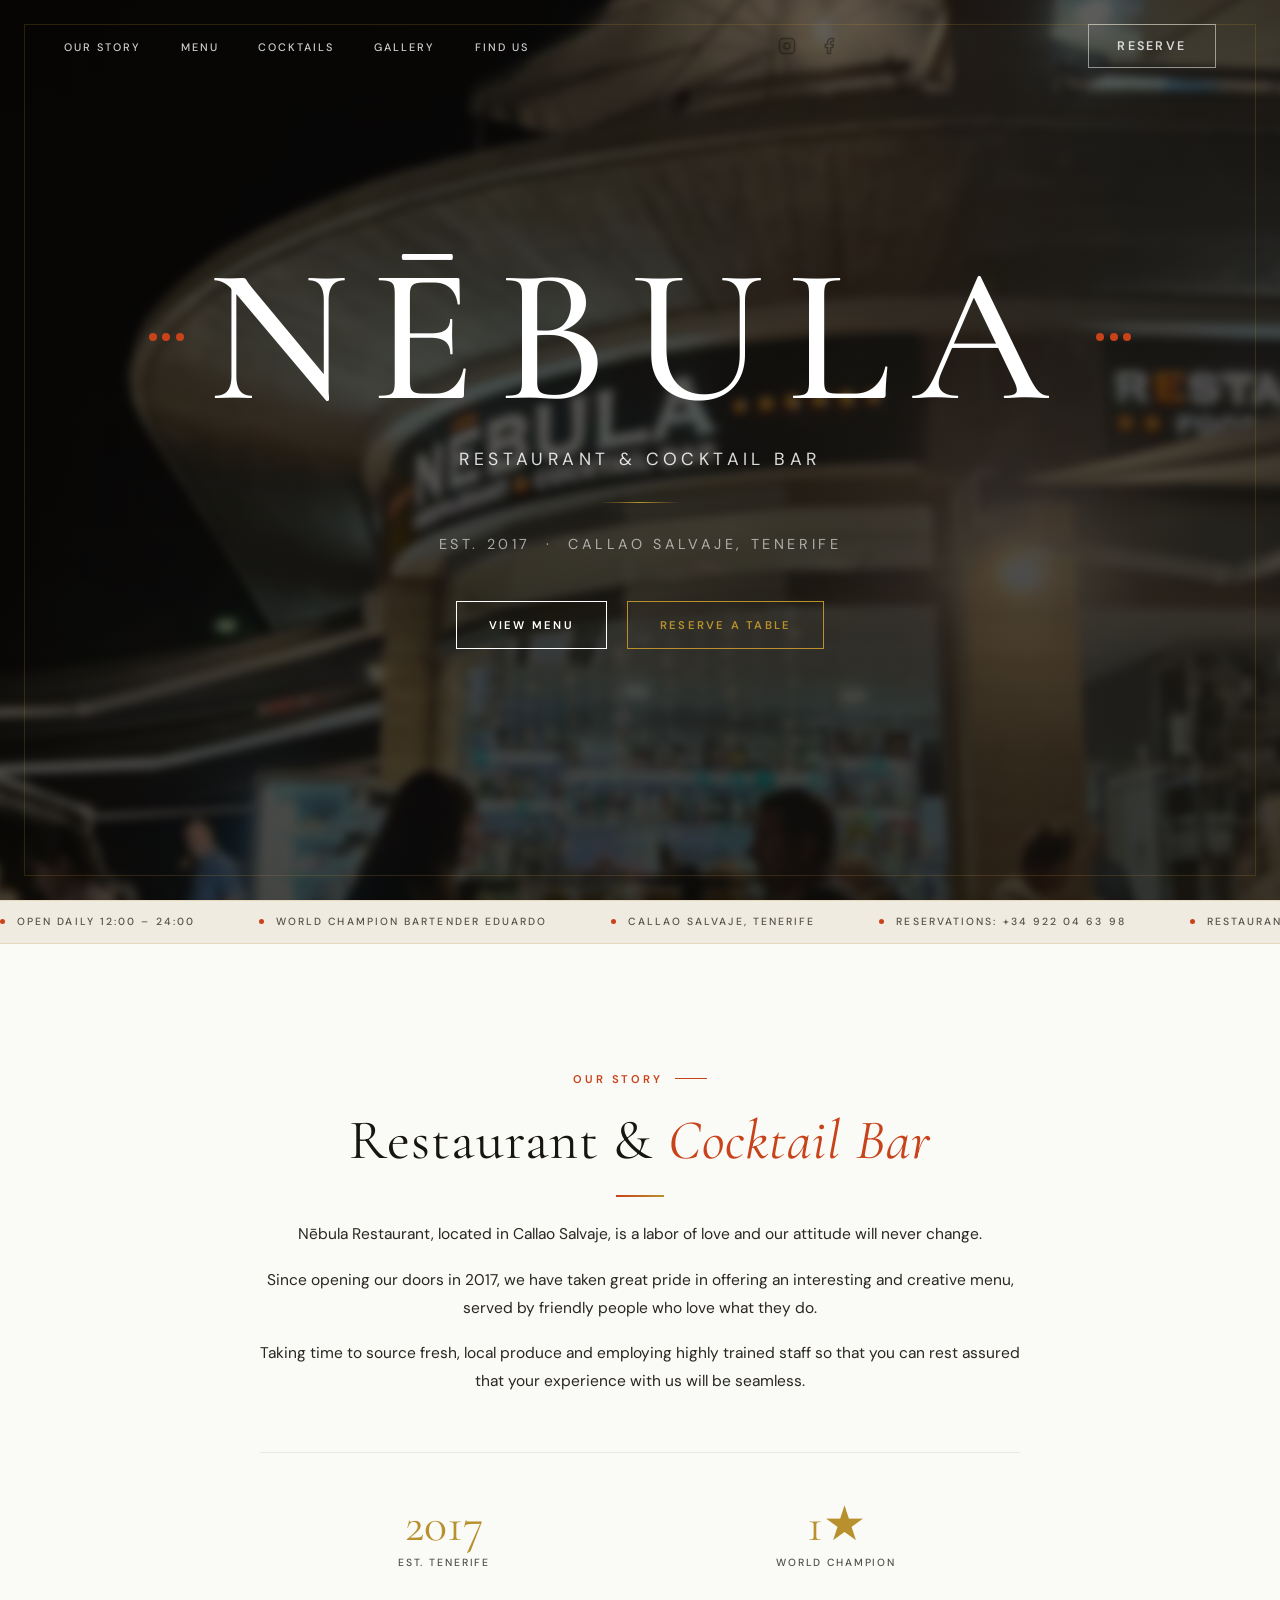
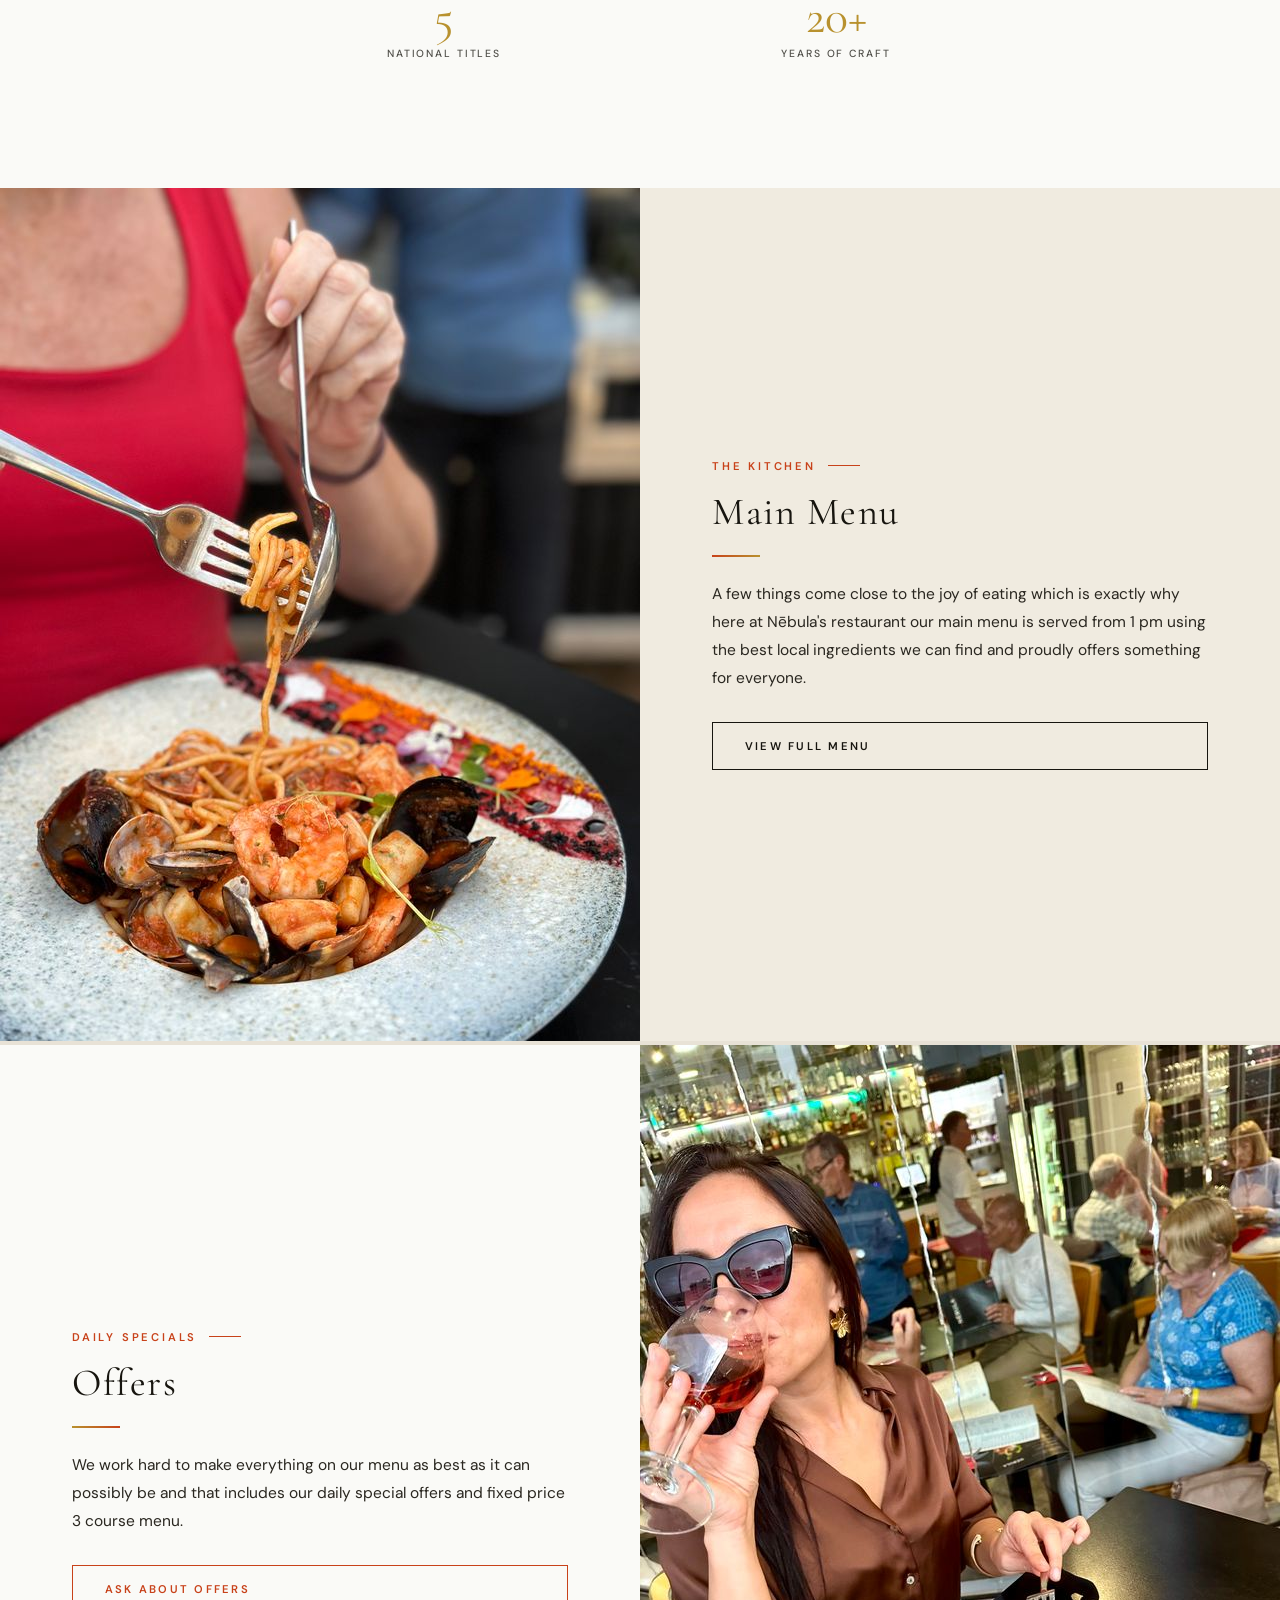
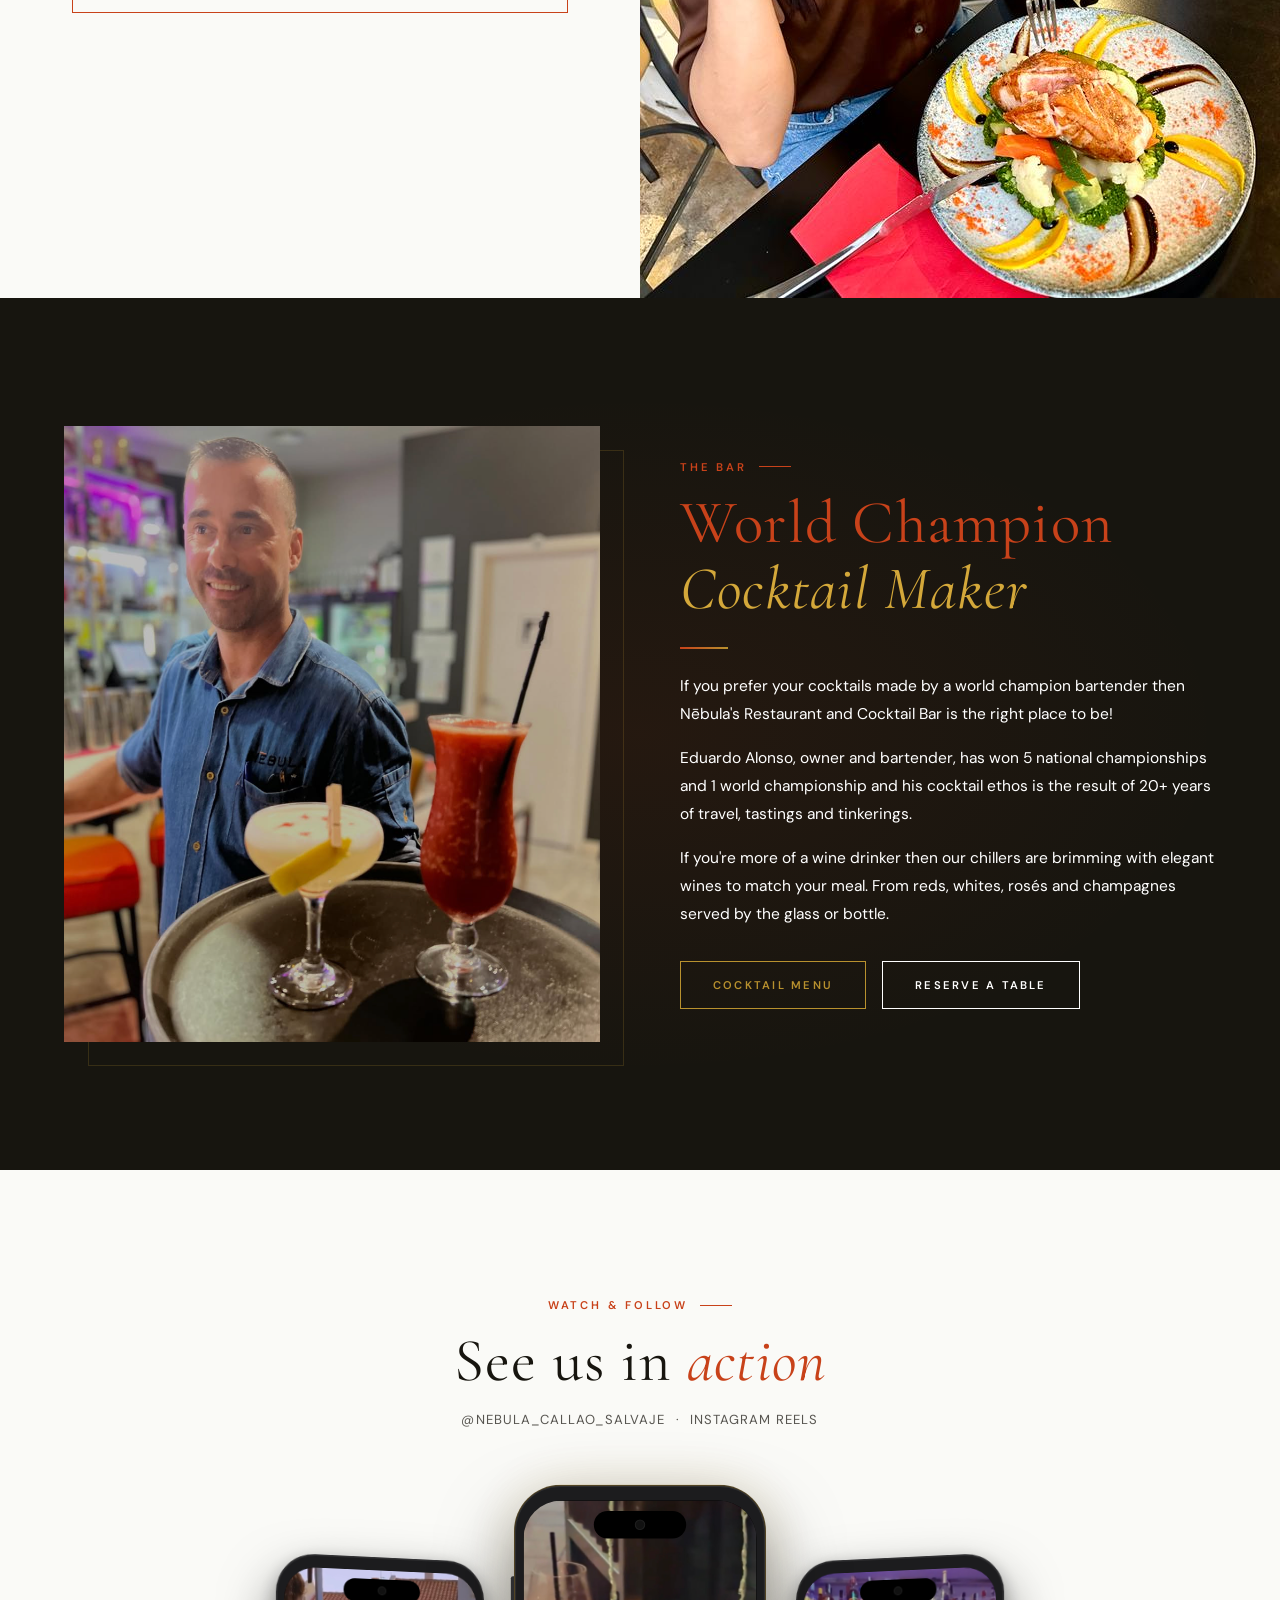
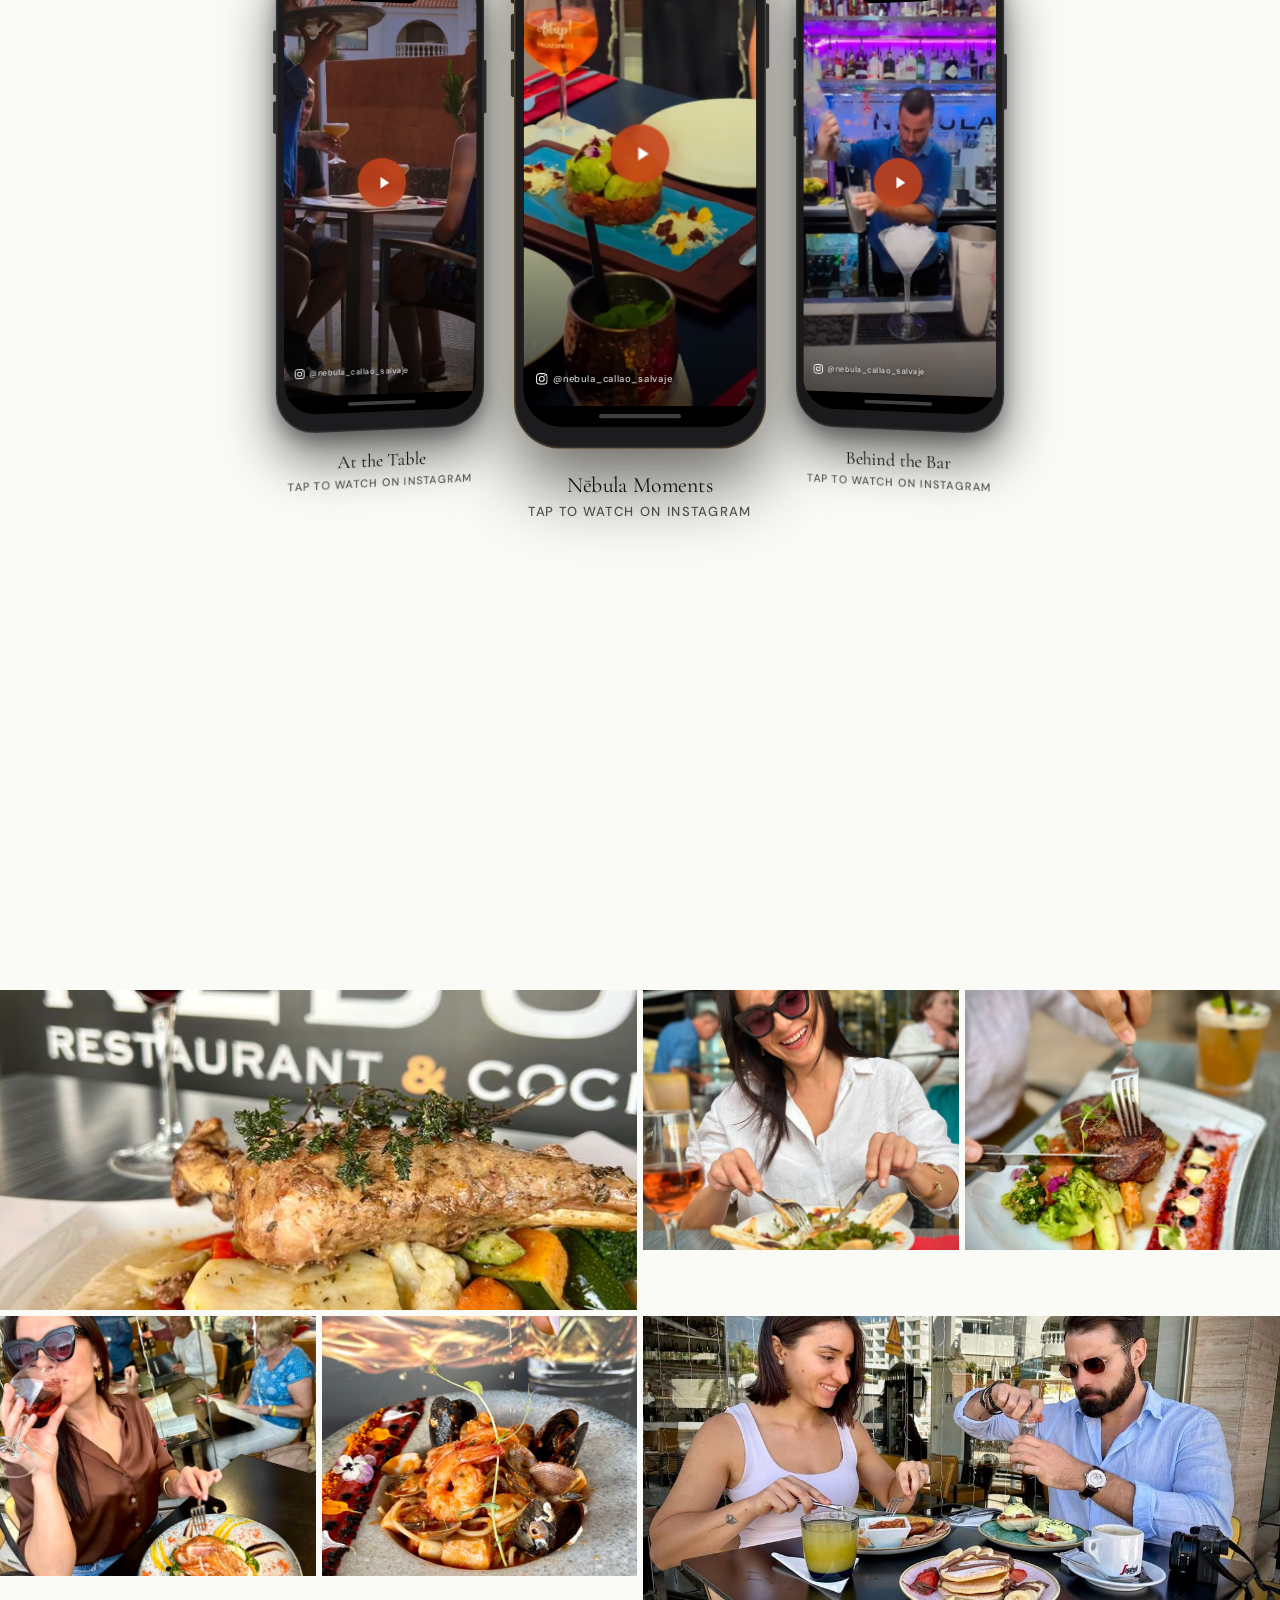
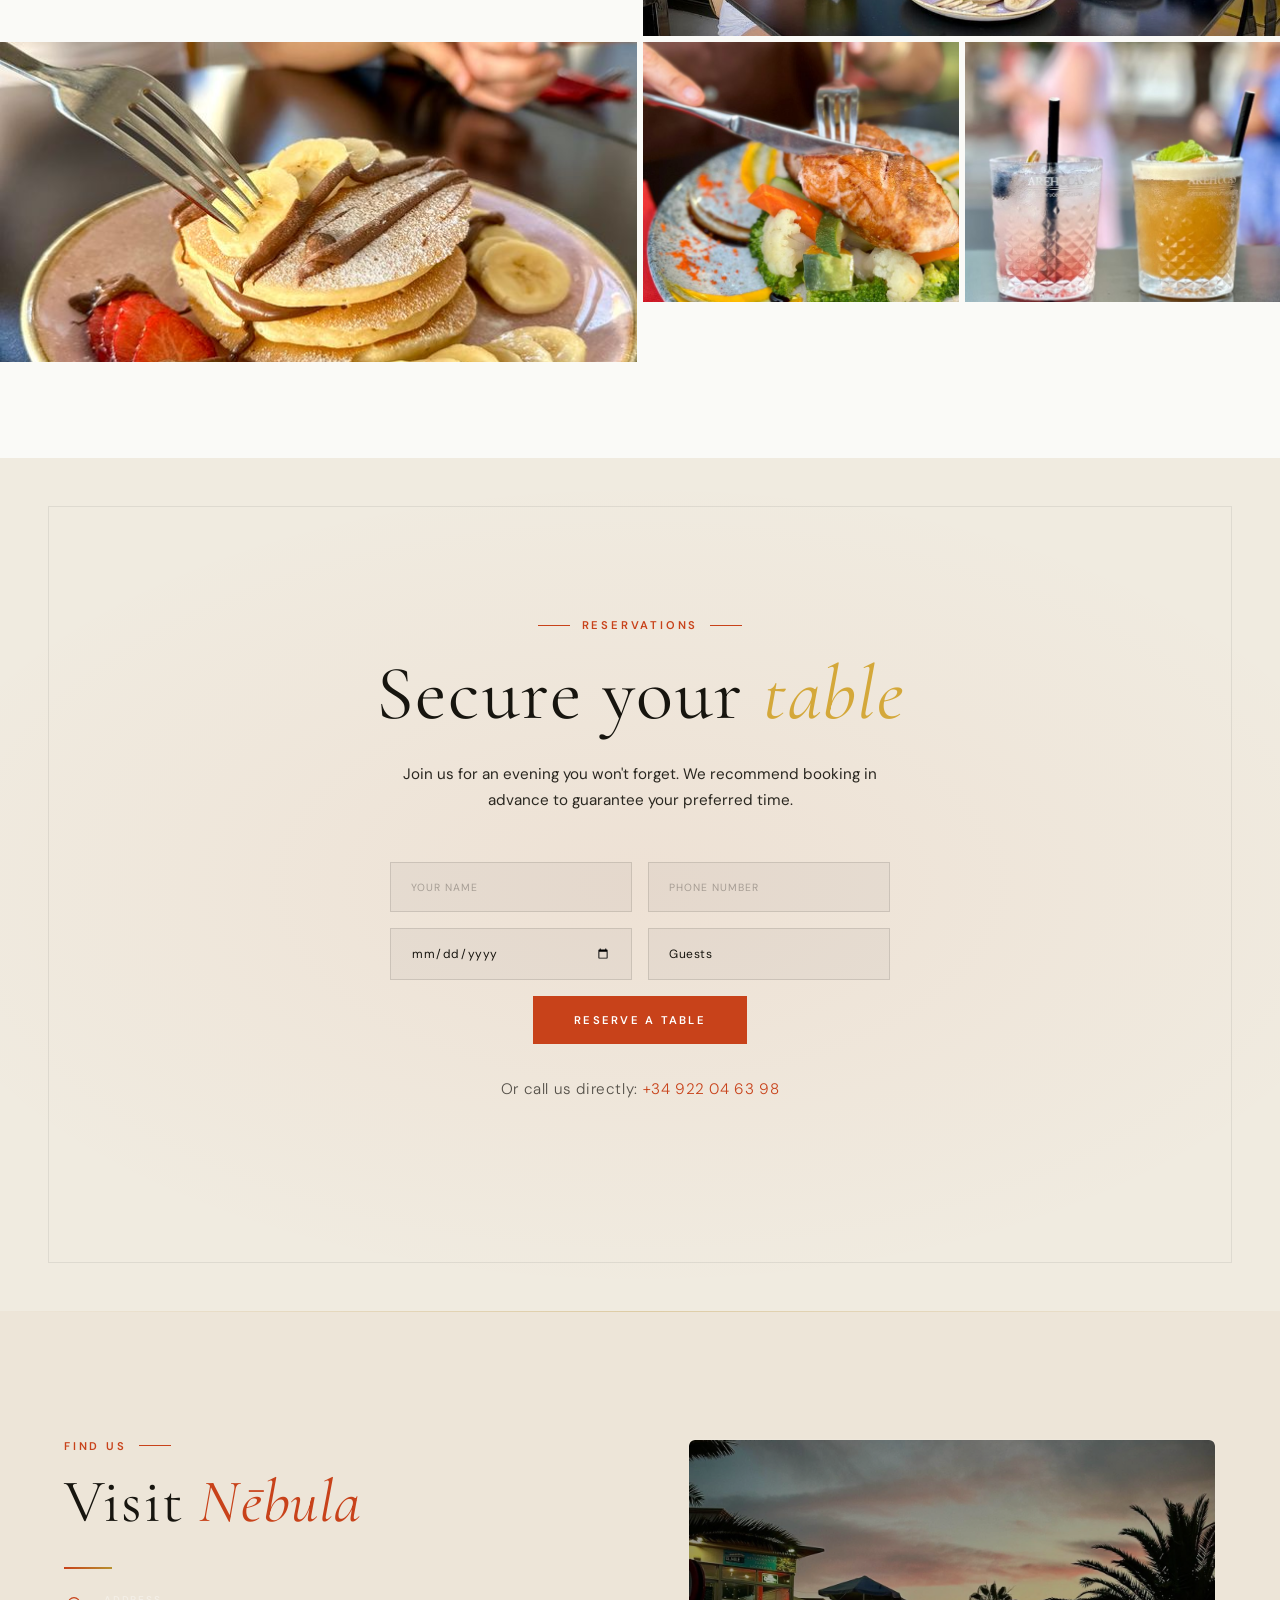
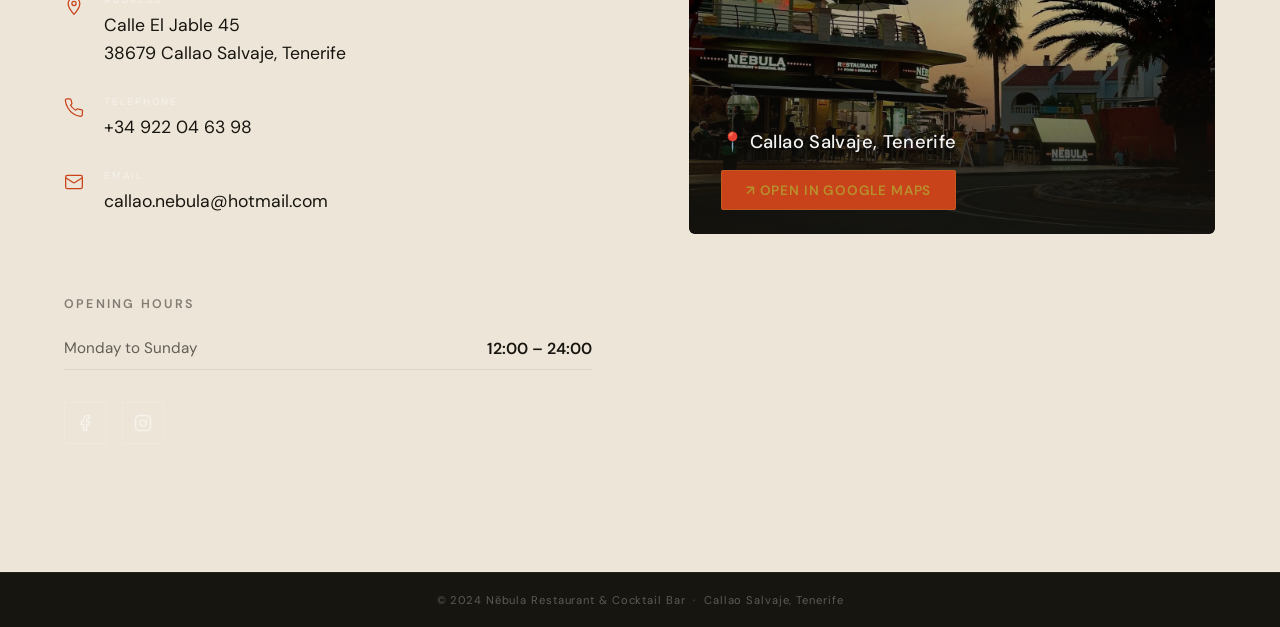
<file: index.html>
<!DOCTYPE html>
<html lang="en">
<head>
  <meta charset="UTF-8" />
  <meta name="viewport" content="width=device-width, initial-scale=1.0" />
  <title>Nēbula — Restaurant & Cocktail Bar · Callao Salvaje, Tenerife</title>
  <meta name="description" content="Nēbula Restaurant & Cocktail Bar in Callao Salvaje, Tenerife. Award-winning cocktails by World Champion Bartender Eduardo. Open daily 12:00–24:00." />
  <link rel="stylesheet" href="styles.css" />
  <link rel="preconnect" href="https://fonts.googleapis.com" />
  <link rel="preconnect" href="https://fonts.gstatic.com" crossorigin />
</head>
<body class="page-light">

  <!-- ===================== NAVIGATION ===================== -->
  <nav id="nav">
    <div class="container nav-inner">
      <ul class="nav-links">
        <li><a href="#about">Our Story</a></li>
        <li><a href="menu.html">Menu</a></li>
        <li><a href="cocktails.html">Cocktails</a></li>
        <li><a href="#gallery">Gallery</a></li>
        <li><a href="#contact">Find Us</a></li>
      </ul>
      <div class="nav-socials">
        <a href="https://www.instagram.com/nebula_callao_salvaje" target="_blank" rel="noopener" aria-label="Instagram" class="nav-social-link">
          <svg width="18" height="18" viewBox="0 0 24 24" fill="none" stroke="currentColor" stroke-width="2" stroke-linecap="round" stroke-linejoin="round"><rect x="2" y="2" width="20" height="20" rx="5"/><circle cx="12" cy="12" r="4"/><circle cx="17.5" cy="6.5" r="1" fill="currentColor" stroke="none"/></svg>
        </a>
        <a href="https://www.facebook.com/nebulacallao" target="_blank" rel="noopener" aria-label="Facebook" class="nav-social-link">
          <svg width="18" height="18" viewBox="0 0 24 24" fill="none" stroke="currentColor" stroke-width="2" stroke-linecap="round" stroke-linejoin="round"><path d="M18 2h-3a5 5 0 0 0-5 5v3H7v4h3v8h4v-8h3l1-4h-4V7a1 1 0 0 1 1-1h3z"/></svg>
        </a>
      </div>
      <a href="#reservation" class="nav-reserve"><span>Reserve</span></a>
      <button class="nav-hamburger" id="hamburger" aria-label="Open menu">
        <span></span><span></span><span></span>
      </button>
    </div>
  </nav>

  <!-- Mobile Menu -->
  <div class="nav-mobile" id="mobile-menu">
    <button class="nav-close" id="nav-close">✕ Close</button>
    <div class="dots" style="margin-bottom:1rem"><span></span><span></span><span></span></div>
    <a href="#about">Our Story</a>
    <a href="menu.html">Menu</a>
    <a href="cocktails.html">Cocktails</a>
    <a href="#gallery">Gallery</a>
    <a href="#contact">Find Us</a>
    <a href="#reservation" style="color:var(--gold-light)">Reserve</a>
    <div class="nav-mobile-socials">
      <a href="https://www.instagram.com/nebula_callao_salvaje" target="_blank" rel="noopener" aria-label="Instagram" class="nav-mobile-social-link">
        <svg width="24" height="24" viewBox="0 0 24 24" fill="none" stroke="currentColor" stroke-width="1.5" stroke-linecap="round" stroke-linejoin="round"><rect x="2" y="2" width="20" height="20" rx="5"/><circle cx="12" cy="12" r="4"/><circle cx="17.5" cy="6.5" r="1" fill="currentColor" stroke="none"/></svg>
      </a>
      <a href="https://www.facebook.com/nebulacallao" target="_blank" rel="noopener" aria-label="Facebook" class="nav-mobile-social-link">
        <svg width="24" height="24" viewBox="0 0 24 24" fill="none" stroke="currentColor" stroke-width="1.5" stroke-linecap="round" stroke-linejoin="round"><path d="M18 2h-3a5 5 0 0 0-5 5v3H7v4h3v8h4v-8h3l1-4h-4V7a1 1 0 0 1 1-1h3z"/></svg>
      </a>
    </div>
  </div>

  <!-- ===================== HERO ===================== -->
  <section id="hero">
    <!-- Blurred restaurant image background -->
    <div class="hero-img-bg"></div>
    <div class="hero-img-overlay"></div>
    <!-- Gold border frame -->
    <div class="hero-border"></div>

    <div class="hero-content">
      <div class="hero-dots-row">
        <div class="dots fade-up"><span></span><span></span><span></span></div>
        <h1 class="hero-name fade-up fade-up-delay-1">NĒBULA</h1>
        <div class="dots fade-up fade-up-delay-2"><span></span><span></span><span></span></div>
      </div>

      <p class="hero-tagline fade-up fade-up-delay-2">Restaurant &amp; Cocktail Bar</p>
      <div class="hero-divider fade-up fade-up-delay-3"></div>
      <p class="hero-subtitle fade-up fade-up-delay-3">Est. 2017 &nbsp;·&nbsp; Callao Salvaje, Tenerife</p>

      <div class="hero-cta fade-up fade-up-delay-4">
        <a href="menu.html" class="btn btn-light"><span>View Menu</span></a>
        <a href="#reservation" class="btn btn-gold"><span>Reserve a Table</span></a>
      </div>
    </div>

  </section>

  <!-- ===================== ANNOUNCE BAR ===================== -->
  <div class="announce-bar">
    <div class="announce-inner">
      <div class="announce-item"><span class="dot"></span> Open Daily 12:00 – 24:00</div>
      <div class="announce-item"><span class="dot"></span> World Champion Bartender Eduardo</div>
      <div class="announce-item"><span class="dot"></span> Callao Salvaje, Tenerife</div>
      <div class="announce-item"><span class="dot"></span> Reservations: +34 922 04 63 98</div>
      <div class="announce-item"><span class="dot"></span> Restaurant &amp; Cocktail Bar since 2017</div>
      <div class="announce-item"><span class="dot"></span> 5 National Championships · 1 World Championship</div>
      <!-- duplicate for seamless loop -->
      <div class="announce-item"><span class="dot"></span> Open Daily 12:00 – 24:00</div>
      <div class="announce-item"><span class="dot"></span> World Champion Bartender Eduardo</div>
      <div class="announce-item"><span class="dot"></span> Callao Salvaje, Tenerife</div>
      <div class="announce-item"><span class="dot"></span> Reservations: +34 922 04 63 98</div>
      <div class="announce-item"><span class="dot"></span> Restaurant &amp; Cocktail Bar since 2017</div>
      <div class="announce-item"><span class="dot"></span> 5 National Championships · 1 World Championship</div>
    </div>
  </div>

  <!-- ===================== ABOUT ===================== -->
  <section id="about" class="lt-section">
    <div class="container">
      <div class="lt-about-wrap">
        <div class="section-label fade-up" style="justify-content:center;margin-bottom:1.5rem">
          Our Story
        </div>
        <h2 class="section-title fade-up fade-up-delay-1">
          Restaurant &amp; <em>Cocktail Bar</em>
        </h2>
        <div class="divider fade-up fade-up-delay-1" style="margin:1.5rem auto"></div>

        <p class="lt-body-text fade-up fade-up-delay-2">
          Nēbula Restaurant, located in Callao Salvaje, is a labor of love and our
          attitude will never change.
        </p>
        <p class="lt-body-text fade-up fade-up-delay-2">
          Since opening our doors in 2017, we have taken great pride in offering an
          interesting and creative menu, served by friendly people who love what they do.
        </p>
        <p class="lt-body-text fade-up fade-up-delay-3">
          Taking time to source fresh, local produce and employing highly trained staff
          so that you can rest assured that your experience with us will be seamless.
        </p>

        <!-- Stats -->
        <div class="about-stats fade-up fade-up-delay-3" style="margin-top:3.5rem;padding-top:3rem;border-top:1px solid rgba(23,21,15,0.08)">
          <div class="about-stat">
            <div class="num" style="color:var(--gold)">2017</div>
            <div class="label" style="color:rgba(23,21,15,0.75)">Est. Tenerife</div>
          </div>
          <div class="about-stat">
            <div class="num" style="color:var(--gold)">1★</div>
            <div class="label" style="color:rgba(23,21,15,0.75)">World Champion</div>
          </div>
          <div class="about-stat">
            <div class="num" style="color:var(--gold)">5</div>
            <div class="label" style="color:rgba(23,21,15,0.75)">National Titles</div>
          </div>
          <div class="about-stat">
            <div class="num" style="color:var(--gold)">20+</div>
            <div class="label" style="color:rgba(23,21,15,0.75)">Years of Craft</div>
          </div>
        </div>
      </div>
    </div>
  </section>

  <!-- ===================== MENU + OFFERS ===================== -->
  <section style="padding:0;overflow:hidden">

    <!-- Main Menu: image left, text right -->
    <div class="lt-feature-row">
      <div class="lt-feature-img">
        <img
          src="brand_assets/Food_pictures/MQMSMj2Q.jpeg"
          alt="Nēbula signature seafood pasta"
          loading="lazy"
        />
      </div>
      <div class="lt-feature-text fade-up">
        <div class="section-label" style="margin-bottom:1rem">The Kitchen</div>
        <h3 class="lt-col-head">Main Menu</h3>
        <div class="lt-divider"></div>
        <p class="lt-body-text">
          A few things come close to the joy of eating which is exactly why here at
          Nēbula's restaurant our main menu is served from 1 pm using the best local
          ingredients we can find and proudly offers something for everyone.
        </p>
        <a href="menu.html" class="btn btn-dark" style="margin-top:0.75rem;display:inline-flex"><span>View Full Menu</span></a>
      </div>
    </div>

    <!-- Thin rule -->
    <div style="height:4px;background:#E8E2D6"></div>

    <!-- Offers: text left, image right -->
    <div class="lt-feature-row lt-feature-row-rev">
      <div class="lt-feature-img">
        <img
          src="brand_assets/Food_pictures/uJXNictg.jpeg"
          alt="Dining at Nēbula restaurant"
          loading="lazy"
        />
      </div>
      <div class="lt-feature-text fade-up fade-up-delay-2">
        <div class="section-label" style="margin-bottom:1rem">Daily Specials</div>
        <h3 class="lt-col-head">Offers</h3>
        <div class="lt-divider" style="background:linear-gradient(90deg,var(--gold),var(--orange))"></div>
        <p class="lt-body-text">
          We work hard to make everything on our menu as best as it can possibly be
          and that includes our daily special offers and fixed price 3 course menu.
        </p>
        <a href="#contact" class="btn btn-orange" style="margin-top:0.75rem;display:inline-flex"><span>Ask About Offers</span></a>
      </div>
    </div>

  </section>

  <!-- ===================== COCKTAILS ===================== -->
  <section id="cocktails" class="lt-section-dark">
    <!-- Subtle glow -->
    <div style="position:absolute;inset:0;background:radial-gradient(ellipse 70% 60% at 50% 50%, rgba(200,66,26,0.08) 0%, transparent 65%);pointer-events:none"></div>

    <div class="container" style="position:relative;z-index:1">
      <div class="lt-cocktails-grid">

        <!-- Photo -->
        <div class="lt-cocktails-photo fade-up">
          <div class="lt-cocktails-photo-frame">
            <img
              src="brand_assets/Food_pictures/Boss.png"
              alt="Nēbula bartender Eduardo crafting cocktails"
              loading="lazy"
            />
          </div>
          <div class="lt-cocktails-photo-accent"></div>
        </div>

        <!-- Text -->
        <div class="fade-up fade-up-delay-2">
          <div class="section-label" style="margin-bottom:1rem">The Bar</div>
          <h2 class="section-title champion-title">World Champion <em>Cocktail Maker</em></h2>
          <div class="divider" style="margin:1.5rem 0"></div>

          <p style="font-family:var(--font-sans);font-size:0.97rem;font-weight:400;line-height:1.8;color:#FFFFFF;margin-bottom:1rem">
            If you prefer your cocktails made by a world champion bartender then Nēbula's
            Restaurant and Cocktail Bar is the right place to be!
          </p>
          <p style="font-family:var(--font-sans);font-size:0.97rem;font-weight:400;line-height:1.8;color:#FFFFFF;margin-bottom:1rem">
            Eduardo Alonso, owner and bartender, has won 5 national championships and
            1 world championship and his cocktail ethos is the result of 20+ years of
            travel, tastings and tinkerings.
          </p>
          <p style="font-family:var(--font-sans);font-size:0.97rem;font-weight:400;line-height:1.8;color:#FFFFFF;margin-bottom:2rem">
            If you're more of a wine drinker then our chillers are brimming with elegant
            wines to match your meal. From reds, whites, rosés and champagnes served
            by the glass or bottle.
          </p>

          <div style="display:flex;gap:1rem;flex-wrap:wrap">
            <a href="cocktails.html" class="btn btn-gold"><span>Cocktail Menu</span></a>
            <a href="#reservation" class="btn btn-light"><span>Reserve a Table</span></a>
          </div>
        </div>

      </div>
    </div>
  </section>

  <!-- ===================== VIDEO SECTION ===================== -->
  <section id="videos" class="lt-section">

    <!-- Heading -->
    <div class="container" style="text-align:center;margin-bottom:4.5rem">
      <div class="section-label fade-up" style="justify-content:center;margin-bottom:1rem">Watch &amp; Follow</div>
      <h2 class="section-title fade-up fade-up-delay-1" style="color:#17150F">See us in <em>action</em></h2>
      <p class="fade-up fade-up-delay-2" style="font-family:var(--font-sans);font-size:0.82rem;color:rgba(23,21,15,0.72);margin-top:1rem;letter-spacing:0.08em;text-transform:uppercase">
        @nebula_callao_salvaje &nbsp;·&nbsp; Instagram Reels
      </p>
    </div>

    <!-- Phone mockup showcase -->
    <div class="phone-showcase fade-up fade-up-delay-2">

      <!-- Phone 1 (left) — Reel 1 / IMG_5662 -->
      <div class="phone-wrap">
        <div class="phone-mockup">
          <div class="phone-btns-left">
            <span class="phone-btn-silent"></span>
            <span class="phone-btn-vol"></span>
            <span class="phone-btn-vol"></span>
          </div>
          <div class="phone-btns-right"><span class="phone-btn-power"></span></div>
          <div class="phone-inner">
            <div class="phone-island"><div class="phone-island-dot"></div></div>
            <a
              href="https://www.instagram.com/reel/CvLFBiNoJc7/?igsh=MWNnczJ4dWg0eTQ5Mw=="
              target="_blank"
              rel="noopener"
              class="phone-screen"
              aria-label="Watch on Instagram"
            >
              <img src="brand_assets/Food_pictures/IMG_5662.jpg" alt="Nēbula Instagram Reel" loading="lazy" />
              <div class="phone-overlay">
                <div class="phone-play-btn">
                  <svg width="22" height="22" viewBox="0 0 24 24" fill="white"><path d="M8 5v14l11-7z"/></svg>
                </div>
                <div class="phone-ig-bar">
                  <svg width="11" height="11" viewBox="0 0 24 24" fill="white"><path d="M12 2.163c3.204 0 3.584.012 4.85.07 3.252.148 4.771 1.691 4.919 4.919.058 1.265.069 1.645.069 4.849 0 3.205-.012 3.584-.069 4.849-.149 3.225-1.664 4.771-4.919 4.919-1.266.058-1.644.07-4.85.07-3.204 0-3.584-.012-4.849-.07-3.26-.149-4.771-1.699-4.919-4.92-.058-1.265-.07-1.644-.07-4.849 0-3.204.013-3.583.07-4.849.149-3.227 1.664-4.771 4.919-4.919 1.266-.057 1.645-.069 4.849-.069zM12 0C8.741 0 8.333.014 7.053.072 2.695.272.273 2.69.073 7.052.014 8.333 0 8.741 0 12c0 3.259.014 3.668.072 4.948.2 4.358 2.618 6.78 6.98 6.98C8.333 23.986 8.741 24 12 24c3.259 0 3.668-.014 4.948-.072 4.354-.2 6.782-2.618 6.979-6.98.059-1.28.073-1.689.073-4.948 0-3.259-.014-3.667-.072-4.947-.196-4.354-2.617-6.78-6.979-6.98C15.668.014 15.259 0 12 0zm0 5.838a6.162 6.162 0 100 12.324 6.162 6.162 0 000-12.324zM12 16a4 4 0 110-8 4 4 0 010 8zm6.406-11.845a1.44 1.44 0 100 2.881 1.44 1.44 0 000-2.881z"/></svg>
                  @nebula_callao_salvaje
                </div>
              </div>
            </a>
            <div class="phone-home-bar"></div>
          </div>
        </div>
        <div class="phone-caption">
          <div class="phone-caption-title">At the Table</div>
          <div class="phone-caption-sub">Tap to watch on Instagram</div>
        </div>
      </div>

      <!-- Phone 2 (centre / featured) — Reel 3 / IMG_5663 -->
      <div class="phone-wrap featured">
        <div class="phone-mockup">
          <div class="phone-btns-left">
            <span class="phone-btn-silent"></span>
            <span class="phone-btn-vol"></span>
            <span class="phone-btn-vol"></span>
          </div>
          <div class="phone-btns-right"><span class="phone-btn-power"></span></div>
          <div class="phone-inner">
            <div class="phone-island"><div class="phone-island-dot"></div></div>
            <a
              href="https://www.instagram.com/reel/CUk2SsHIizx/?igsh=MXdkOWt6eGRyYTZocw=="
              target="_blank"
              rel="noopener"
              class="phone-screen"
              aria-label="Watch on Instagram"
            >
              <img src="brand_assets/Food_pictures/IMG_5663.jpg" alt="Nēbula Instagram Reel" loading="lazy" />
              <div class="phone-overlay">
                <div class="phone-play-btn">
                  <svg width="22" height="22" viewBox="0 0 24 24" fill="white"><path d="M8 5v14l11-7z"/></svg>
                </div>
                <div class="phone-ig-bar">
                  <svg width="11" height="11" viewBox="0 0 24 24" fill="white"><path d="M12 2.163c3.204 0 3.584.012 4.85.07 3.252.148 4.771 1.691 4.919 4.919.058 1.265.069 1.645.069 4.849 0 3.205-.012 3.584-.069 4.849-.149 3.225-1.664 4.771-4.919 4.919-1.266.058-1.644.07-4.85.07-3.204 0-3.584-.012-4.849-.07-3.26-.149-4.771-1.699-4.919-4.92-.058-1.265-.07-1.644-.07-4.849 0-3.204.013-3.583.07-4.849.149-3.227 1.664-4.771 4.919-4.919 1.266-.057 1.645-.069 4.849-.069zM12 0C8.741 0 8.333.014 7.053.072 2.695.272.273 2.69.073 7.052.014 8.333 0 8.741 0 12c0 3.259.014 3.668.072 4.948.2 4.358 2.618 6.78 6.98 6.98C8.333 23.986 8.741 24 12 24c3.259 0 3.668-.014 4.948-.072 4.354-.2 6.782-2.618 6.979-6.98.059-1.28.073-1.689.073-4.948 0-3.259-.014-3.667-.072-4.947-.196-4.354-2.617-6.78-6.979-6.98C15.668.014 15.259 0 12 0zm0 5.838a6.162 6.162 0 100 12.324 6.162 6.162 0 000-12.324zM12 16a4 4 0 110-8 4 4 0 010 8zm6.406-11.845a1.44 1.44 0 100 2.881 1.44 1.44 0 000-2.881z"/></svg>
                  @nebula_callao_salvaje
                </div>
              </div>
            </a>
            <div class="phone-home-bar"></div>
          </div>
        </div>
        <div class="phone-caption">
          <div class="phone-caption-title">Nēbula Moments</div>
          <div class="phone-caption-sub">Tap to watch on Instagram</div>
        </div>
      </div>

      <!-- Phone 3 (right) — Reel 2 / IMG_5664 -->
      <div class="phone-wrap">
        <div class="phone-mockup">
          <div class="phone-btns-left">
            <span class="phone-btn-silent"></span>
            <span class="phone-btn-vol"></span>
            <span class="phone-btn-vol"></span>
          </div>
          <div class="phone-btns-right"><span class="phone-btn-power"></span></div>
          <div class="phone-inner">
            <div class="phone-island"><div class="phone-island-dot"></div></div>
            <a
              href="https://www.instagram.com/reel/CluUVB8I-mi/?igsh=MW1sZXB5ZzRqdzFoZQ=="
              target="_blank"
              rel="noopener"
              class="phone-screen"
              aria-label="Watch on Instagram"
            >
              <img src="brand_assets/Food_pictures/IMG_5664.jpg" alt="Nēbula Instagram Reel" loading="lazy" />
              <div class="phone-overlay">
                <div class="phone-play-btn">
                  <svg width="22" height="22" viewBox="0 0 24 24" fill="white"><path d="M8 5v14l11-7z"/></svg>
                </div>
                <div class="phone-ig-bar">
                  <svg width="11" height="11" viewBox="0 0 24 24" fill="white"><path d="M12 2.163c3.204 0 3.584.012 4.85.07 3.252.148 4.771 1.691 4.919 4.919.058 1.265.069 1.645.069 4.849 0 3.205-.012 3.584-.069 4.849-.149 3.225-1.664 4.771-4.919 4.919-1.266.058-1.644.07-4.85.07-3.204 0-3.584-.012-4.849-.07-3.26-.149-4.771-1.699-4.919-4.92-.058-1.265-.07-1.644-.07-4.849 0-3.204.013-3.583.07-4.849.149-3.227 1.664-4.771 4.919-4.919 1.266-.057 1.645-.069 4.849-.069zM12 0C8.741 0 8.333.014 7.053.072 2.695.272.273 2.69.073 7.052.014 8.333 0 8.741 0 12c0 3.259.014 3.668.072 4.948.2 4.358 2.618 6.78 6.98 6.98C8.333 23.986 8.741 24 12 24c3.259 0 3.668-.014 4.948-.072 4.354-.2 6.782-2.618 6.979-6.98.059-1.28.073-1.689.073-4.948 0-3.259-.014-3.667-.072-4.947-.196-4.354-2.617-6.78-6.979-6.98C15.668.014 15.259 0 12 0zm0 5.838a6.162 6.162 0 100 12.324 6.162 6.162 0 000-12.324zM12 16a4 4 0 110-8 4 4 0 010 8zm6.406-11.845a1.44 1.44 0 100 2.881 1.44 1.44 0 000-2.881z"/></svg>
                  @nebula_callao_salvaje
                </div>
              </div>
            </a>
            <div class="phone-home-bar"></div>
          </div>
        </div>
        <div class="phone-caption">
          <div class="phone-caption-title">Behind the Bar</div>
          <div class="phone-caption-sub">Tap to watch on Instagram</div>
        </div>
      </div>

    </div><!-- /phone-showcase -->

    <!-- Follow button -->
    <div class="container" style="text-align:center;margin-top:4.5rem">
      <a
        href="https://www.instagram.com/nebula_callao_salvaje"
        target="_blank"
        rel="noopener"
        class="btn btn-gold fade-up fade-up-delay-3"
        style="display:inline-flex"
      ><span>Follow @nebula_callao_salvaje</span></a>
    </div>

  </section>

  <!-- ===================== GALLERY ===================== -->
  <section id="gallery" class="lt-section" style="padding-top:6rem;padding-bottom:6rem">
    <div class="container" style="margin-bottom:3rem">
      <div style="display:flex;align-items:flex-end;justify-content:space-between;flex-wrap:wrap;gap:1rem">
        <div>
          <div class="section-label fade-up" style="margin-bottom:0.75rem">Gallery</div>
          <h2 class="section-title fade-up fade-up-delay-1" style="color:#17150F">
            A taste of <em>Nēbula</em>
          </h2>
        </div>
        <a
          href="https://www.instagram.com/nebula_callao_salvaje"
          target="_blank"
          rel="noopener"
          class="btn btn-orange fade-up fade-up-delay-2"
          style="display:inline-flex"
        ><span>@nebula_callao_salvaje</span></a>
      </div>
    </div>

    <div class="lt-gallery-grid fade-up" style="max-width:1600px;margin:0 auto">

      <!-- Row 1: [wide×2] [1] [1] -->

      <!-- 1: wide — roasted meat with Nebula sign -->
      <div class="lt-gallery-item wide">
        <img
          class="lt-gallery-img"
          src="brand_assets/Food_pictures/rfTDvutQ.jpeg"
          alt="Nēbula roasted main course"
          loading="lazy"
        />
        <div class="lt-gallery-caption"><span>Main Course</span></div>
      </div>

      <!-- 2: smiling woman with salad and rosé (new) -->
      <div class="lt-gallery-item">
        <img
          class="lt-gallery-img"
          src="brand_assets/Food_pictures/mlqoSdpw.jpeg"
          alt="Enjoying lunch at Nēbula"
          loading="lazy"
        />
        <div class="lt-gallery-caption"><span>A Perfect Lunch</span></div>
      </div>

      <!-- 3: steak with cocktail in background (new) -->
      <div class="lt-gallery-item">
        <img
          class="lt-gallery-img"
          src="brand_assets/Food_pictures/9lmqAFMw.jpeg"
          alt="Nēbula steak and cocktail"
          loading="lazy"
        />
        <div class="lt-gallery-caption"><span>Steak Night</span></div>
      </div>

      <!-- Row 2: [1] [1] [wide×2] -->

      <!-- 4: woman dining in restaurant -->
      <div class="lt-gallery-item">
        <img
          class="lt-gallery-img"
          src="brand_assets/Food_pictures/uJXNictg.jpeg"
          alt="Dining at Nēbula restaurant"
          loading="lazy"
        />
        <div class="lt-gallery-caption"><span>The Experience</span></div>
      </div>

      <!-- 5: seafood pasta close-up -->
      <div class="lt-gallery-item">
        <img
          class="lt-gallery-img"
          src="brand_assets/Food_pictures/2NhTqRSw.jpeg"
          alt="Nēbula seafood pasta"
          loading="lazy"
        />
        <div class="lt-gallery-caption"><span>Seafood Pasta</span></div>
      </div>

      <!-- 6: wide — couple at terrace -->
      <div class="lt-gallery-item wide">
        <img
          class="lt-gallery-img"
          src="brand_assets/Food_pictures/vtrLSsSA.jpeg"
          alt="Dining at Nēbula terrace"
          loading="lazy"
        />
        <div class="lt-gallery-caption"><span>Terrace Dining</span></div>
      </div>

      <!-- Row 3: [wide×2] [1] [1] -->

      <!-- 7: wide — pancakes with people (new) -->
      <div class="lt-gallery-item wide">
        <img
          class="lt-gallery-img"
          src="brand_assets/Food_pictures/utIzDicw.jpeg"
          alt="Nēbula sweet pancakes"
          loading="lazy"
        />
        <div class="lt-gallery-caption"><span>Sweet Endings</span></div>
      </div>

      <!-- 8: salmon -->
      <div class="lt-gallery-item">
        <img
          class="lt-gallery-img"
          src="brand_assets/Food_pictures/QDvRxHxh.jpeg"
          alt="Nēbula pan-fried salmon"
          loading="lazy"
        />
        <div class="lt-gallery-caption"><span>Fresh Fish</span></div>
      </div>

      <!-- 9: cocktails -->
      <div class="lt-gallery-item">
        <img
          class="lt-gallery-img"
          src="brand_assets/Food_pictures/UF2xiHGw.jpeg"
          alt="Nēbula cocktails"
          loading="lazy"
          style="object-position: center top"
        />
        <div class="lt-gallery-caption"><span>Cocktails</span></div>
      </div>

    </div>
  </section>

  <!-- ===================== RESERVATION ===================== -->
  <section id="reservation">
    <div class="reservation-bg"></div>
    <div class="reservation-border"></div>
    <div class="container reservation-content">
      <div class="section-label" style="justify-content:center">Reservations</div>
      <h2 class="section-title fade-up" style="color:#17150F">
        Secure your <em>table</em>
      </h2>
      <p class="fade-up fade-up-delay-1" style="font-family:var(--font-sans);font-size:0.95rem;font-weight:400;color:#2a2720;max-width:480px;margin:0 auto 3rem;line-height:1.75">
        Join us for an evening you won't forget. We recommend booking in advance
        to guarantee your preferred time.
      </p>

      <form id="reservation-form" class="reservation-form fade-up fade-up-delay-2">
        <input type="text"  class="form-input" placeholder="Your Name"     required />
        <input type="tel"   class="form-input" placeholder="Phone Number"  required />
        <input type="date"  class="form-input form-select"                  required />
        <select class="form-input form-select" required>
          <option value="" disabled selected>Guests</option>
          <option>1 Guest</option>
          <option>2 Guests</option>
          <option>3 Guests</option>
          <option>4 Guests</option>
          <option>5 Guests</option>
          <option>6+ Guests</option>
        </select>
        <button type="submit" class="btn-reserve">Reserve a Table</button>
      </form>

      <p style="margin-top:2rem;font-family:var(--font-sans);font-size:0.95rem;letter-spacing:0.04em;color:rgba(23,21,15,0.72)" class="fade-up fade-up-delay-3">
        Or call us directly:
        <a href="tel:+34922046398" style="color:var(--orange)">+34 922 04 63 98</a>
      </p>
    </div>
  </section>

  <!-- ===================== CONTACT ===================== -->
  <section id="contact" class="lt-section-dark contact-beige">
    <div class="container">
      <div class="contact-grid">

        <div class="contact-info">
          <div class="section-label fade-up" style="margin-bottom:1rem">Find Us</div>
          <h2 class="section-title fade-up fade-up-delay-1">
            Visit <em>Nēbula</em>
          </h2>
          <div class="divider fade-up fade-up-delay-1" style="background:linear-gradient(90deg,var(--orange),var(--gold))"></div>

          <div class="contact-detail fade-up fade-up-delay-2">
            <div class="contact-detail-icon">
              <svg width="20" height="20" viewBox="0 0 24 24" fill="none" stroke="currentColor" stroke-width="1.5" stroke-linecap="round" stroke-linejoin="round"><path d="M12 2C8.13 2 5 5.13 5 9c0 5.25 7 13 7 13s7-7.75 7-13c0-3.87-3.13-7-7-7z"/><circle cx="12" cy="9" r="2.5"/></svg>
            </div>
            <div class="contact-detail-text">
              <div class="label">Address</div>
              <div class="value">Calle El Jable 45<br>38679 Callao Salvaje, Tenerife</div>
            </div>
          </div>

          <div class="contact-detail fade-up fade-up-delay-2">
            <div class="contact-detail-icon">
              <svg width="20" height="20" viewBox="0 0 24 24" fill="none" stroke="currentColor" stroke-width="1.5" stroke-linecap="round" stroke-linejoin="round"><path d="M22 16.92v3a2 2 0 0 1-2.18 2 19.79 19.79 0 0 1-8.63-3.07A19.5 19.5 0 0 1 4.75 12a19.79 19.79 0 0 1-3.07-8.67A2 2 0 0 1 3.66 1h3a2 2 0 0 1 2 1.72c.127.96.361 1.903.7 2.81a2 2 0 0 1-.45 2.11L7.91 8.64a16 16 0 0 0 6 6l1-1a2 2 0 0 1 2.11-.45c.907.339 1.85.573 2.81.7A2 2 0 0 1 22 16.92z"/></svg>
            </div>
            <div class="contact-detail-text">
              <div class="label">Telephone</div>
              <div class="value"><a href="tel:+34922046398">+34 922 04 63 98</a></div>
            </div>
          </div>

          <div class="contact-detail fade-up fade-up-delay-3">
            <div class="contact-detail-icon">
              <svg width="20" height="20" viewBox="0 0 24 24" fill="none" stroke="currentColor" stroke-width="1.5" stroke-linecap="round" stroke-linejoin="round"><rect x="2" y="4" width="20" height="16" rx="2"/><path d="m22 7-8.97 5.7a1.94 1.94 0 0 1-2.06 0L2 7"/></svg>
            </div>
            <div class="contact-detail-text">
              <div class="label">Email</div>
              <div class="value"><a href="mailto:callao.nebula@hotmail.com">callao.nebula@hotmail.com</a></div>
            </div>
          </div>

          <div class="contact-hours fade-up fade-up-delay-3">
            <div class="hours-title">Opening Hours</div>
            <div class="hours-row">
              <span class="day">Monday to Sunday</span>
              <span class="time">12:00 – 24:00</span>
            </div>
          </div>

          <div class="contact-social fade-up fade-up-delay-4">
            <a href="https://www.facebook.com/nebulacallao" target="_blank" rel="noopener" class="social-link" aria-label="Facebook">
              <svg width="18" height="18" viewBox="0 0 24 24" fill="none" stroke="currentColor" stroke-width="2" stroke-linecap="round" stroke-linejoin="round"><path d="M18 2h-3a5 5 0 0 0-5 5v3H7v4h3v8h4v-8h3l1-4h-4V7a1 1 0 0 1 1-1h3z"/></svg>
            </a>
            <a href="https://www.instagram.com/nebula_callao_salvaje" target="_blank" rel="noopener" class="social-link" aria-label="Instagram">
              <svg width="18" height="18" viewBox="0 0 24 24" fill="none" stroke="currentColor" stroke-width="2" stroke-linecap="round" stroke-linejoin="round"><rect x="2" y="2" width="20" height="20" rx="5"/><circle cx="12" cy="12" r="4"/><circle cx="17.5" cy="6.5" r="1" fill="currentColor" stroke="none"/></svg>
            </a>
          </div>
        </div>

        <div class="contact-map fade-up fade-up-delay-2">
          <div class="map-frame" style="border-color:rgba(255,255,255,0.08);padding-bottom:0;border-radius:6px;overflow:hidden">
            <div class="map-location-img">
              <img
                src="brand_assets/Food_pictures/nebuu.png"
                alt="Callao Salvaje, Tenerife — where Nēbula is located"
                loading="lazy"
              />
              <div class="map-location-overlay">
                <div class="map-location-bottom-row">
                  <div class="map-location-label">📍 Callao Salvaje, Tenerife</div>
                  <a
                    href="https://maps.google.com/?q=Calle+El+Jable+45+Callao+Salvaje+Tenerife"
                    target="_blank"
                    rel="noopener"
                    class="map-cta"
                  >↗ Open in Google Maps</a>
                </div>
              </div>
            </div>
          </div>
        </div>

      </div>
    </div>
  </section>

  <!-- minimal footer -->
  <footer class="footer-minimal">
    <p>&copy; 2024 Nēbula Restaurant &amp; Cocktail Bar &nbsp;·&nbsp; Callao Salvaje, Tenerife</p>
  </footer>

  <script src="script.js"></script>
</body>
</html>
</file>
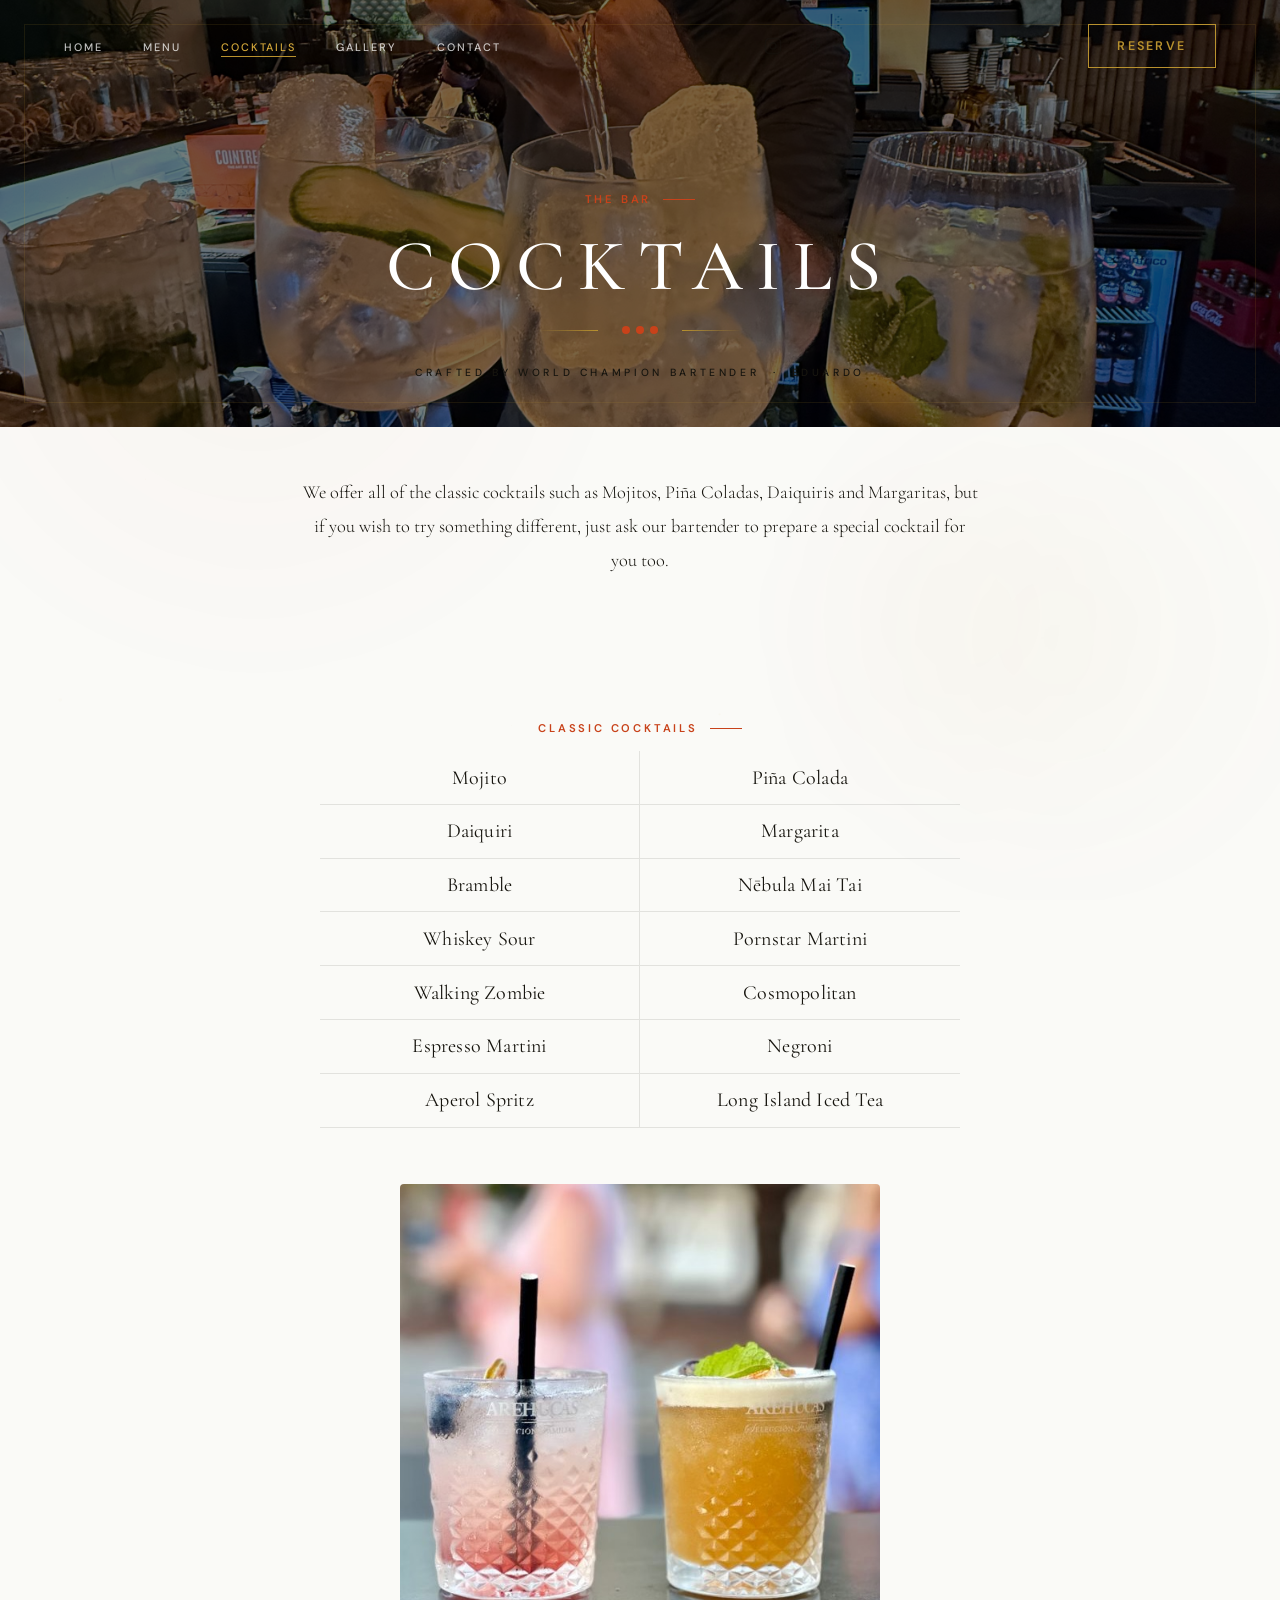
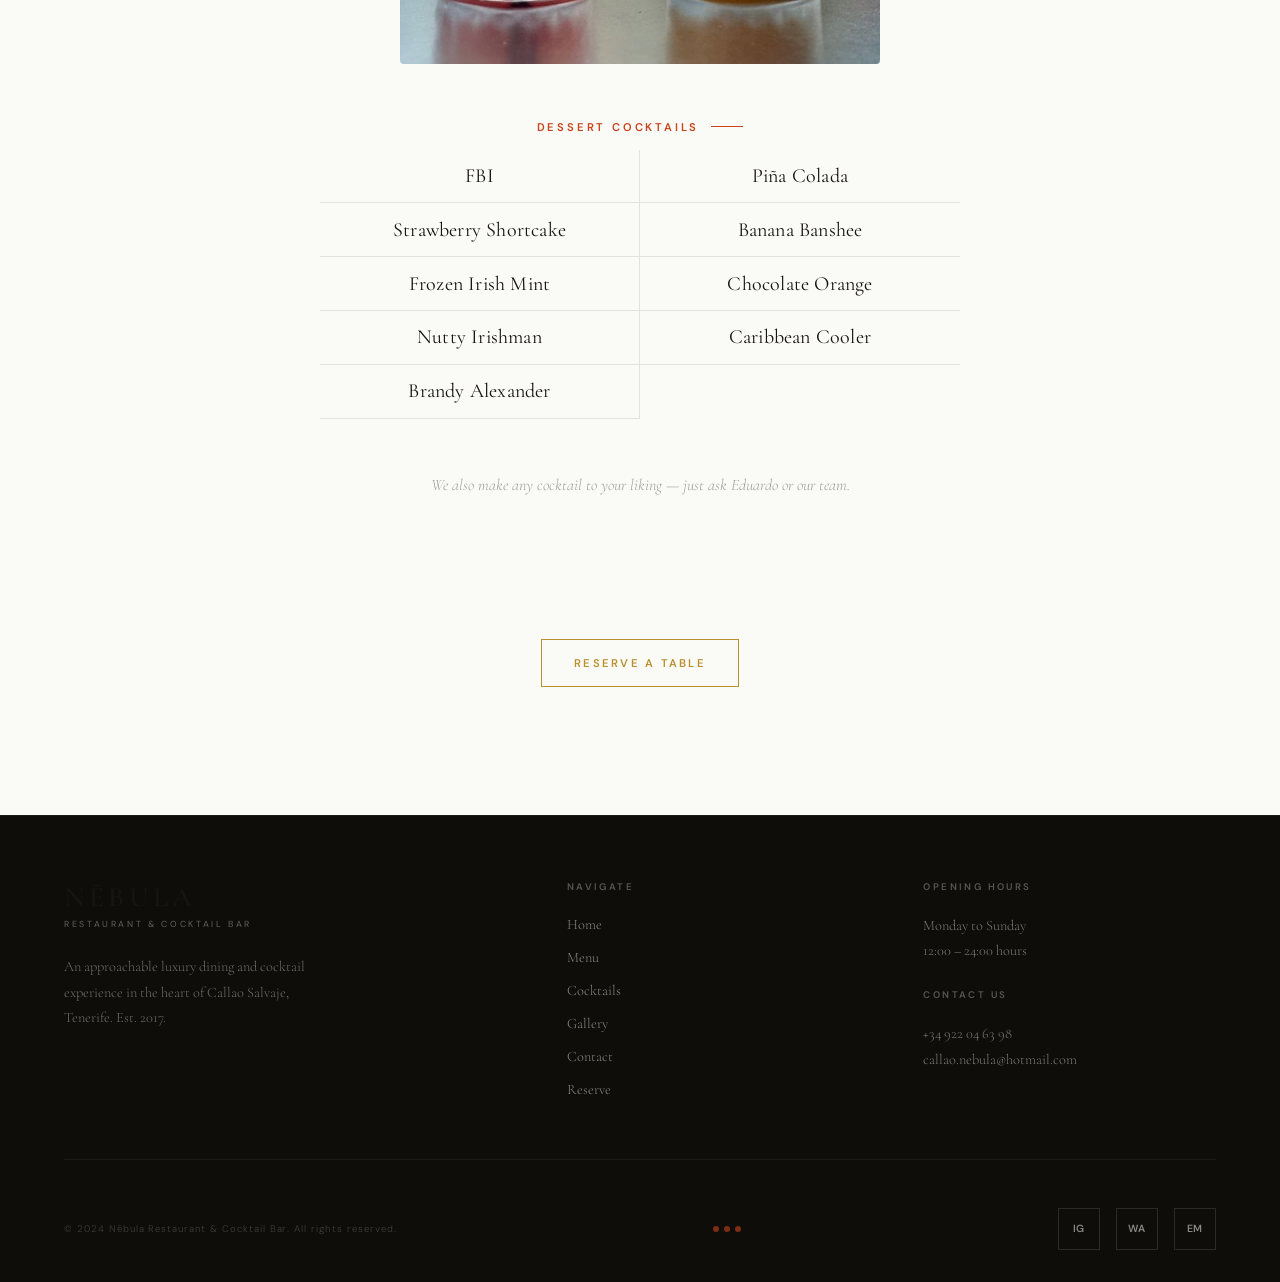
<file: cocktails.html>
<!DOCTYPE html>
<html lang="en">
<head>
  <meta charset="UTF-8" />
  <meta name="viewport" content="width=device-width, initial-scale=1.0" />
  <title>Cocktails — Nēbula Restaurant & Cocktail Bar</title>
  <meta name="description" content="Explore the full cocktail menu at Nēbula in Callao Salvaje, Tenerife — signature cocktails and dessert cocktails crafted by World Champion Bartender Eduardo." />
  <link rel="stylesheet" href="styles.css" />
  <link rel="preconnect" href="https://fonts.googleapis.com" />
  <link rel="preconnect" href="https://fonts.gstatic.com" crossorigin />
</head>
<body class="page-cocktails">

  <!-- Animated liquid background -->
  <div class="cocktail-liquid-bg">
    <div class="cocktail-liquid-blob blob-1"></div>
    <div class="cocktail-liquid-blob blob-2"></div>
    <div class="cocktail-liquid-blob blob-3"></div>
  </div>

  <!-- Particle canvas -->
  <canvas id="particle-canvas"></canvas>

  <!-- ===================== NAVIGATION ===================== -->
  <nav id="nav" class="subpage-nav scrolled">
    <div class="container nav-inner">
      <ul class="nav-links">
        <li><a href="index.html">Home</a></li>
        <li><a href="menu.html">Menu</a></li>
        <li><a href="cocktails.html" class="current-page">Cocktails</a></li>
        <li><a href="index.html#gallery">Gallery</a></li>
        <li><a href="index.html#contact">Contact</a></li>
      </ul>
      <div class="nav-socials">
        <a href="https://www.instagram.com/nebula_callao_salvaje" target="_blank" rel="noopener" aria-label="Instagram" class="nav-social-link">
          <svg width="18" height="18" viewBox="0 0 24 24" fill="none" stroke="currentColor" stroke-width="2" stroke-linecap="round" stroke-linejoin="round"><rect x="2" y="2" width="20" height="20" rx="5"/><circle cx="12" cy="12" r="4"/><circle cx="17.5" cy="6.5" r="1" fill="currentColor" stroke="none"/></svg>
        </a>
        <a href="https://www.facebook.com/nebulacallao" target="_blank" rel="noopener" aria-label="Facebook" class="nav-social-link">
          <svg width="18" height="18" viewBox="0 0 24 24" fill="none" stroke="currentColor" stroke-width="2" stroke-linecap="round" stroke-linejoin="round"><path d="M18 2h-3a5 5 0 0 0-5 5v3H7v4h3v8h4v-8h3l1-4h-4V7a1 1 0 0 1 1-1h3z"/></svg>
        </a>
      </div>
      <a href="index.html#reservation" class="nav-reserve"><span>Reserve</span></a>
      <button class="nav-hamburger" id="hamburger" aria-label="Open menu">
        <span></span><span></span><span></span>
      </button>
    </div>
  </nav>

  <!-- Mobile Menu -->
  <div class="nav-mobile" id="mobile-menu">
    <button class="nav-close" id="nav-close">✕ Close</button>
    <div class="dots" style="margin-bottom:1rem"><span></span><span></span><span></span></div>
    <a href="index.html">Home</a>
    <a href="menu.html">Menu</a>
    <a href="cocktails.html">Cocktails</a>
    <a href="index.html#gallery">Gallery</a>
    <a href="index.html#contact">Contact</a>
    <a href="index.html#reservation" style="color:var(--gold-light)">Reserve</a>
    <div class="nav-mobile-socials">
      <a href="https://www.instagram.com/nebula_callao_salvaje" target="_blank" rel="noopener" aria-label="Instagram" class="nav-mobile-social-link">
        <svg width="24" height="24" viewBox="0 0 24 24" fill="none" stroke="currentColor" stroke-width="1.5" stroke-linecap="round" stroke-linejoin="round"><rect x="2" y="2" width="20" height="20" rx="5"/><circle cx="12" cy="12" r="4"/><circle cx="17.5" cy="6.5" r="1" fill="currentColor" stroke="none"/></svg>
      </a>
      <a href="https://www.facebook.com/nebulacallao" target="_blank" rel="noopener" aria-label="Facebook" class="nav-mobile-social-link">
        <svg width="24" height="24" viewBox="0 0 24 24" fill="none" stroke="currentColor" stroke-width="1.5" stroke-linecap="round" stroke-linejoin="round"><path d="M18 2h-3a5 5 0 0 0-5 5v3H7v4h3v8h4v-8h3l1-4h-4V7a1 1 0 0 1 1-1h3z"/></svg>
      </a>
    </div>
  </div>

  <!-- ===================== COCKTAIL CONTENT ===================== -->
  <div class="cocktail-content">

    <!-- Page Header -->
    <header class="page-header" style="padding-bottom:3rem">
      <div class="page-header-bg"></div>
      <div class="page-header-border"></div>
      <div class="page-header-content container">
        <div class="section-label fade-up" style="justify-content:center;margin-bottom:1.5rem">
          <span>The Bar</span>
        </div>
        <h1 class="page-title fade-up fade-up-delay-1">COCKTAILS</h1>
        <div class="page-title-line fade-up fade-up-delay-2">
          <span class="page-title-line-rule"></span>
          <div class="dots"><span></span><span></span><span></span></div>
          <span class="page-title-line-rule right"></span>
        </div>
        <p class="page-subtitle fade-up fade-up-delay-3">
          Crafted by World Champion Bartender &nbsp;·&nbsp; Eduardo
        </p>
      </div>
    </header>

    <!-- Intro text -->
    <div class="container">
      <div class="cocktail-intro fade-up">
        <p>
          We offer all of the classic cocktails such as Mojitos, Piña Coladas, Daiquiris
          and Margaritas, but if you wish to try something different, just ask our
          bartender to prepare a special cocktail for you too.
        </p>
      </div>
    </div>

    <!-- ===================== COCKTAIL MENU LIST ===================== -->
    <section class="cocktail-list-section">
      <div class="container">

        <!-- Classic Cocktails -->
        <div class="cocktail-list-block fade-up">
          <div class="section-label" style="justify-content:center;margin-bottom:1rem"><span>Classic Cocktails</span></div>
          <ul class="cocktail-name-list">
            <li>Mojito</li>
            <li>Piña Colada</li>
            <li>Daiquiri</li>
            <li>Margarita</li>
            <li>Bramble</li>
            <li>Nēbula Mai Tai</li>
            <li>Whiskey Sour</li>
            <li>Pornstar Martini</li>
            <li>Walking Zombie</li>
            <li>Cosmopolitan</li>
            <li>Espresso Martini</li>
            <li>Negroni</li>
            <li>Aperol Spritz</li>
            <li>Long Island Iced Tea</li>
          </ul>
        </div>

        <!-- Photo row -->
        <div class="cocktail-list-photos fade-up" style="grid-template-columns:1fr;max-width:480px">
          <div class="cocktail-list-photo-frame" style="height:480px">
            <img src="brand_assets/Food_pictures/UF2xiHGw.jpeg" alt="Nēbula signature cocktails" loading="lazy" style="object-position: center 60%" />
          </div>
        </div>

        <!-- Dessert Cocktails -->
        <div class="cocktail-list-block fade-up">
          <div class="section-label" style="justify-content:center;margin-bottom:1rem"><span>Dessert Cocktails</span></div>
          <ul class="cocktail-name-list">
            <li>FBI</li>
            <li>Piña Colada</li>
            <li>Strawberry Shortcake</li>
            <li>Banana Banshee</li>
            <li>Frozen Irish Mint</li>
            <li>Chocolate Orange</li>
            <li>Nutty Irishman</li>
            <li>Caribbean Cooler</li>
            <li>Brandy Alexander</li>
          </ul>
        </div>

        <p class="dessert-footer-note" style="margin-top:3rem">
          We also make any cocktail to your liking — just ask Eduardo or our team.
        </p>

      </div>
    </section>

    <!-- CTA -->
    <div style="text-align:center;padding:4rem 0 8rem;position:relative;z-index:1">
      <a href="index.html#reservation" class="btn btn-gold"><span>Reserve a Table</span></a>
    </div>

  </div><!-- /cocktail-content -->

  <!-- ===================== FOOTER ===================== -->
  <footer style="position:relative;z-index:1">
    <div class="container">
      <div class="footer-top">
        <div class="footer-brand">
          <div class="footer-logo">NĒBULA</div>
          <div class="footer-logo-sub">Restaurant &amp; Cocktail Bar</div>
          <p>An approachable luxury dining and cocktail experience in the heart of Callao Salvaje, Tenerife. Est. 2017.</p>
        </div>
        <div class="footer-col">
          <h4>Navigate</h4>
          <ul>
            <li><a href="index.html">Home</a></li>
            <li><a href="menu.html">Menu</a></li>
            <li><a href="cocktails.html">Cocktails</a></li>
            <li><a href="index.html#gallery">Gallery</a></li>
            <li><a href="index.html#contact">Contact</a></li>
            <li><a href="index.html#reservation">Reserve</a></li>
          </ul>
        </div>
        <div class="footer-col">
          <h4>Opening Hours</h4>
          <p>Monday to Sunday<br>12:00 – 24:00 hours</p>
          <h4 style="margin-top:1.5rem">Contact Us</h4>
          <p>
            <a href="tel:+34922046398" style="color:rgba(255,255,255,0.45)">+34 922 04 63 98</a><br>
            <a href="mailto:callao.nebula@hotmail.com" style="color:rgba(255,255,255,0.45)">callao.nebula@hotmail.com</a>
          </p>
        </div>
      </div>
      <div class="footer-bottom">
        <p>&copy; 2024 Nēbula Restaurant &amp; Cocktail Bar. All rights reserved.</p>
        <div class="footer-dots"><span></span><span></span><span></span></div>
        <div class="contact-social" style="margin-top:0">
          <a href="https://www.instagram.com/nebula_callao_salvaje" target="_blank" rel="noopener" class="social-link" aria-label="Instagram">IG</a>
          <a href="https://wa.me/34922046398" target="_blank" rel="noopener" class="social-link" aria-label="WhatsApp">WA</a>
          <a href="mailto:callao.nebula@hotmail.com" class="social-link" aria-label="Email">EM</a>
        </div>
      </div>
    </div>
  </footer>

  <script src="script.js"></script>
  <script>
  document.addEventListener('DOMContentLoaded', () => {

    // ── Particle system ──
    const canvas = document.getElementById('particle-canvas');
    const ctx = canvas.getContext('2d');
    let particles = [];

    function resize() {
      canvas.width  = window.innerWidth;
      canvas.height = window.innerHeight;
    }
    resize();
    window.addEventListener('resize', resize, { passive: true });

    function makeParticle() {
      const isGold = Math.random() > 0.65;
      return {
        x:       Math.random() * canvas.width,
        y:       canvas.height + Math.random() * 80,
        r:       Math.random() * 1.8 + 0.3,
        speed:   Math.random() * 0.4 + 0.15,
        opacity: Math.random() * 0.25 + 0.04,
        color:   isGold ? '#D4A83A' : '#FFFFFF',
        drift:   (Math.random() - 0.5) * 0.25,
        life:    1
      };
    }

    for (let i = 0; i < 70; i++) {
      const p = makeParticle();
      p.y = Math.random() * canvas.height; // spread on init
      particles.push(p);
    }

    function animateParticles() {
      ctx.clearRect(0, 0, canvas.width, canvas.height);
      particles.forEach((p, i) => {
        p.y     -= p.speed;
        p.x     += p.drift;
        const fade = p.y / canvas.height;
        ctx.beginPath();
        ctx.arc(p.x, p.y, p.r, 0, Math.PI * 2);
        ctx.fillStyle = p.color;
        ctx.globalAlpha = p.opacity * fade;
        ctx.fill();
        ctx.globalAlpha = 1;
        if (p.y < -5) particles[i] = makeParticle();
      });
      requestAnimationFrame(animateParticles);
    }
    animateParticles();

    // ── 3D tilt on signature cards ──
    document.querySelectorAll('.sig-card').forEach(card => {
      const shine = card.querySelector('.sig-card-shine');

      card.addEventListener('mousemove', e => {
        const rect = card.getBoundingClientRect();
        const x = e.clientX - rect.left;
        const y = e.clientY - rect.top;
        const cx = rect.width  / 2;
        const cy = rect.height / 2;
        const rotX = -((y - cy) / cy) * 5;
        const rotY =  ((x - cx) / cx) * 5;

        card.style.transform = `perspective(1200px) rotateX(${rotX}deg) rotateY(${rotY}deg) scale(1.01)`;

        if (shine) {
          const sx = (x / rect.width)  * 100;
          const sy = (y / rect.height) * 100;
          shine.style.background =
            `radial-gradient(circle at ${sx}% ${sy}%, rgba(255,255,255,0.07) 0%, transparent 55%)`;
        }
      });

      card.addEventListener('mouseleave', () => {
        card.style.transform = 'perspective(1200px) rotateX(0) rotateY(0) scale(1)';
        if (shine) shine.style.background = 'transparent';
      });
    });

    // ── Scroll reveal for sig cards ──
    const sigObserver = new IntersectionObserver(entries => {
      entries.forEach(entry => {
        if (entry.isIntersecting) entry.target.classList.add('revealed');
      });
    }, { threshold: 0.15 });

    document.querySelectorAll('.sig-card').forEach(c => sigObserver.observe(c));

    // ── Stagger reveal for dessert cards ──
    const dessertObserver = new IntersectionObserver(entries => {
      entries.forEach(entry => {
        if (entry.isIntersecting) {
          const cards = entry.target.querySelectorAll('.dessert-card');
          cards.forEach((card, i) => {
            setTimeout(() => card.classList.add('visible'), i * 80);
          });
          dessertObserver.unobserve(entry.target);
        }
      });
    }, { threshold: 0.1 });

    const dessertGrid = document.querySelector('.dessert-grid');
    if (dessertGrid) dessertObserver.observe(dessertGrid);

  });
  </script>
</body>
</html>
</file>
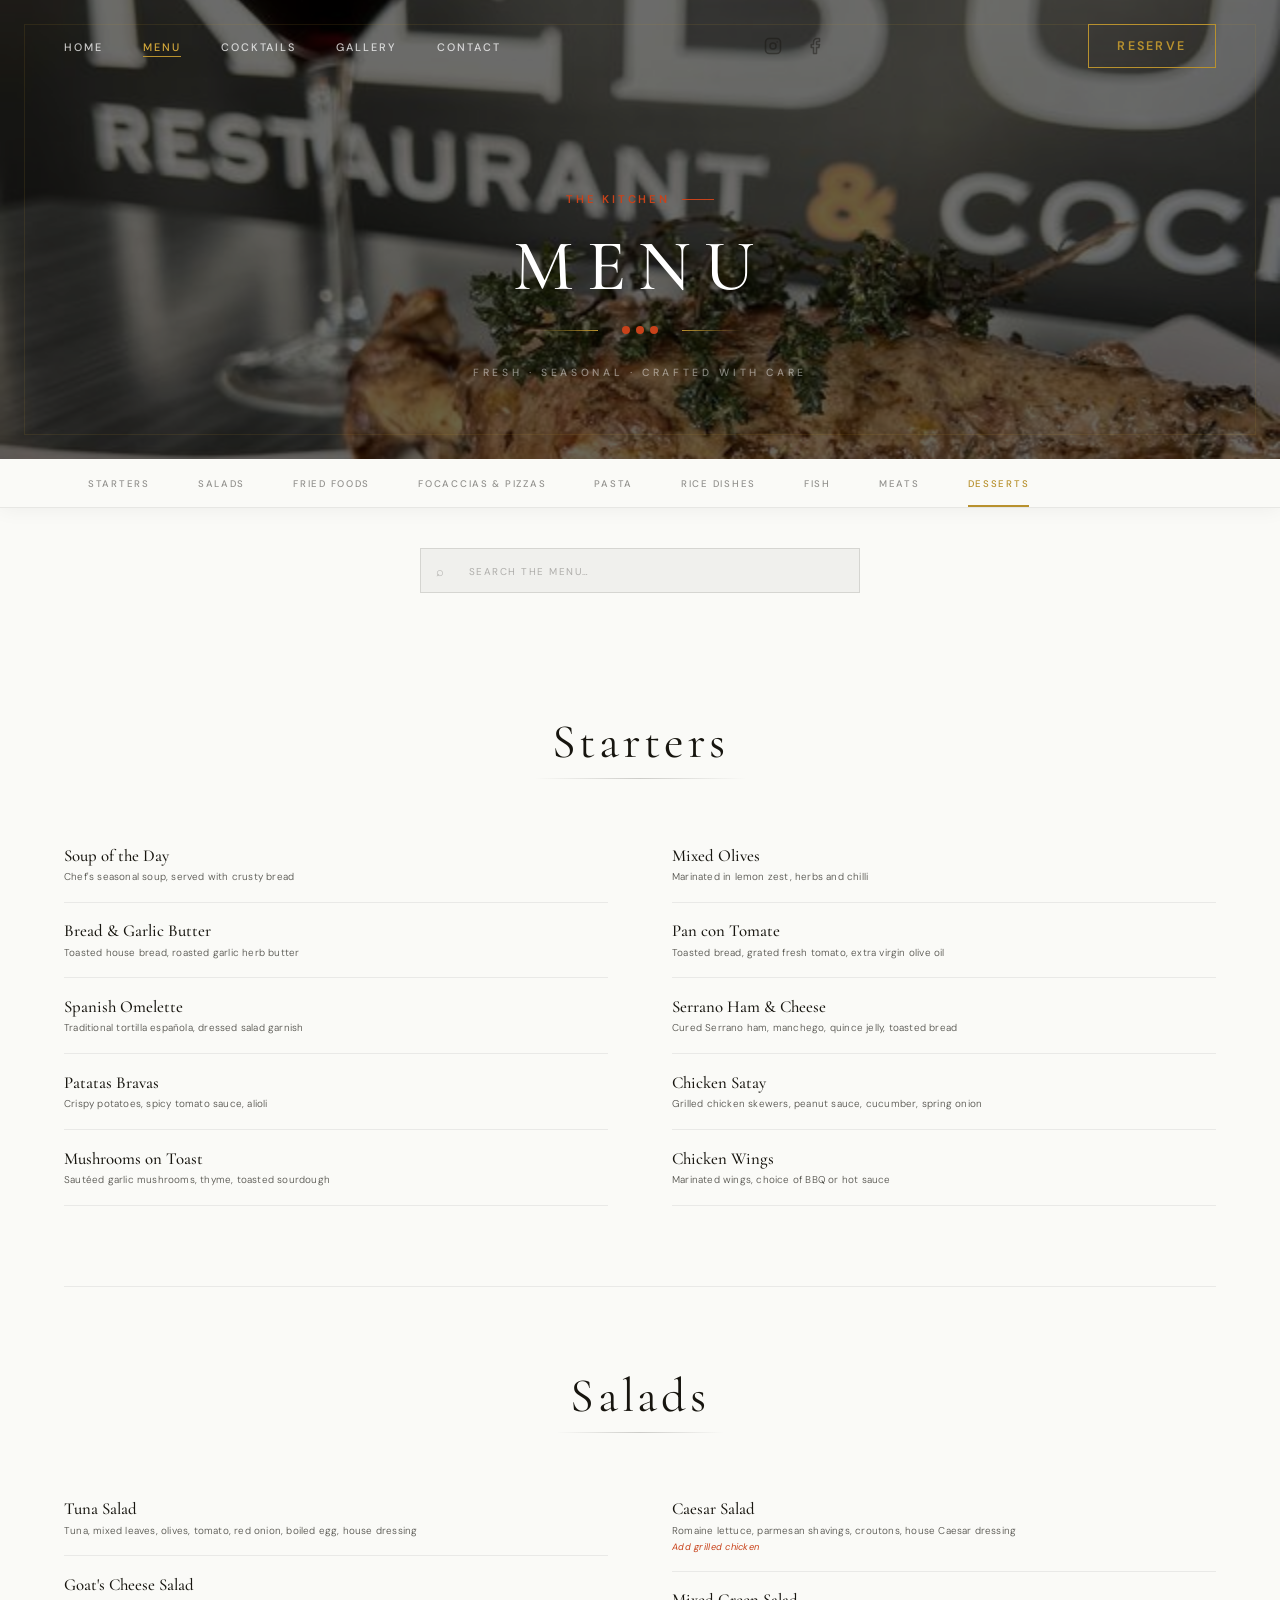
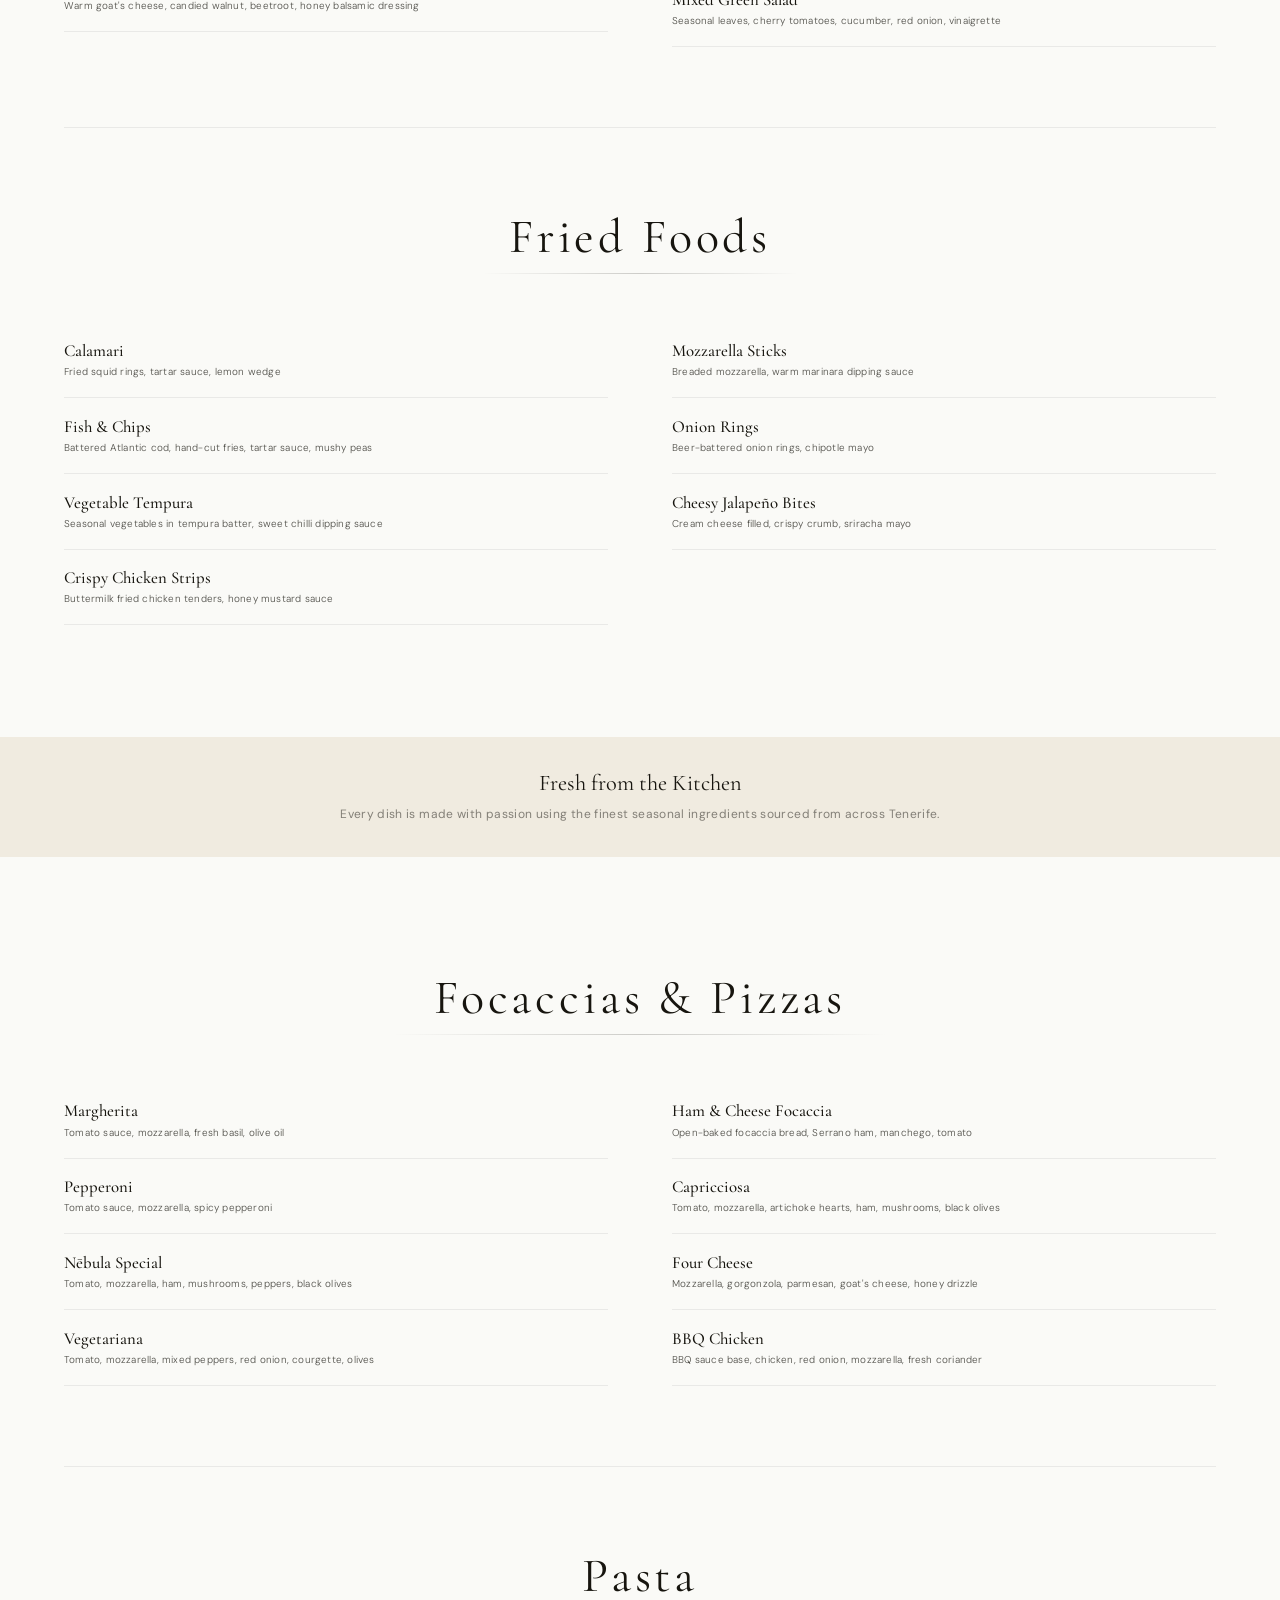
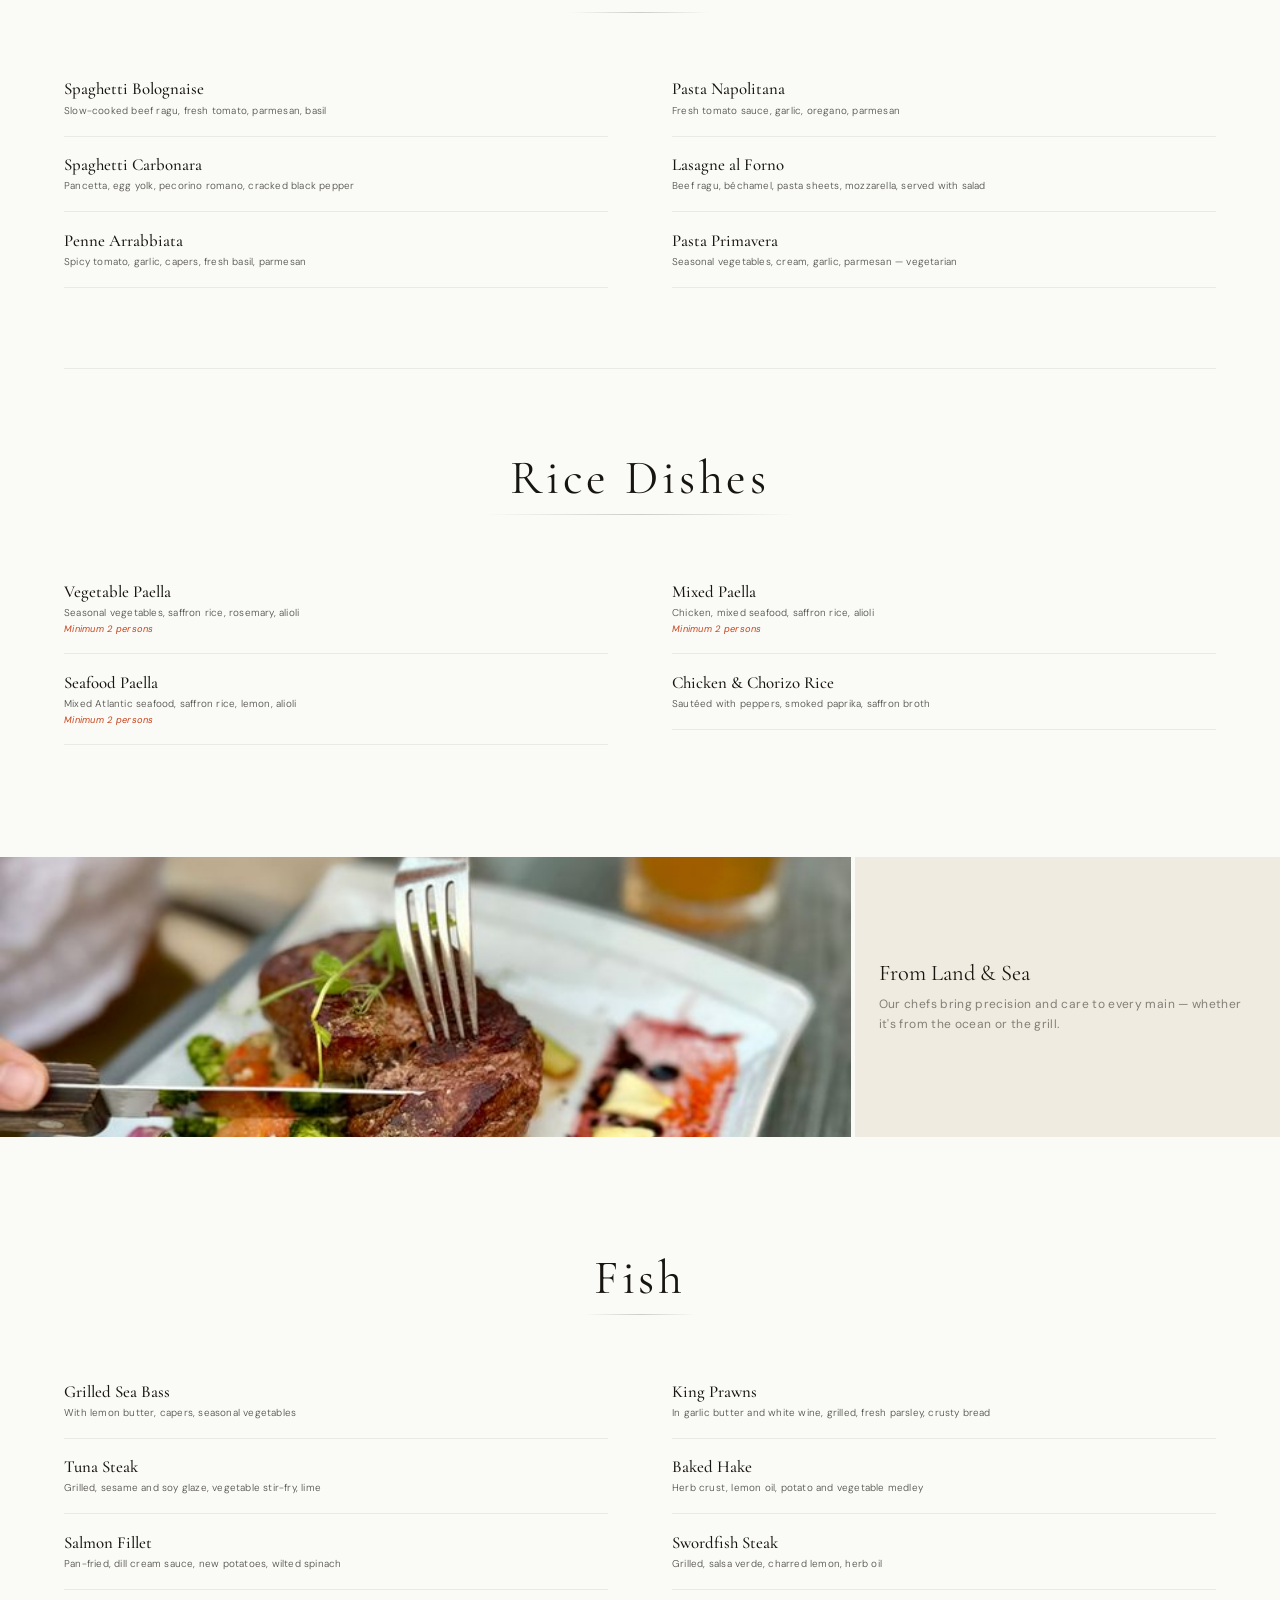
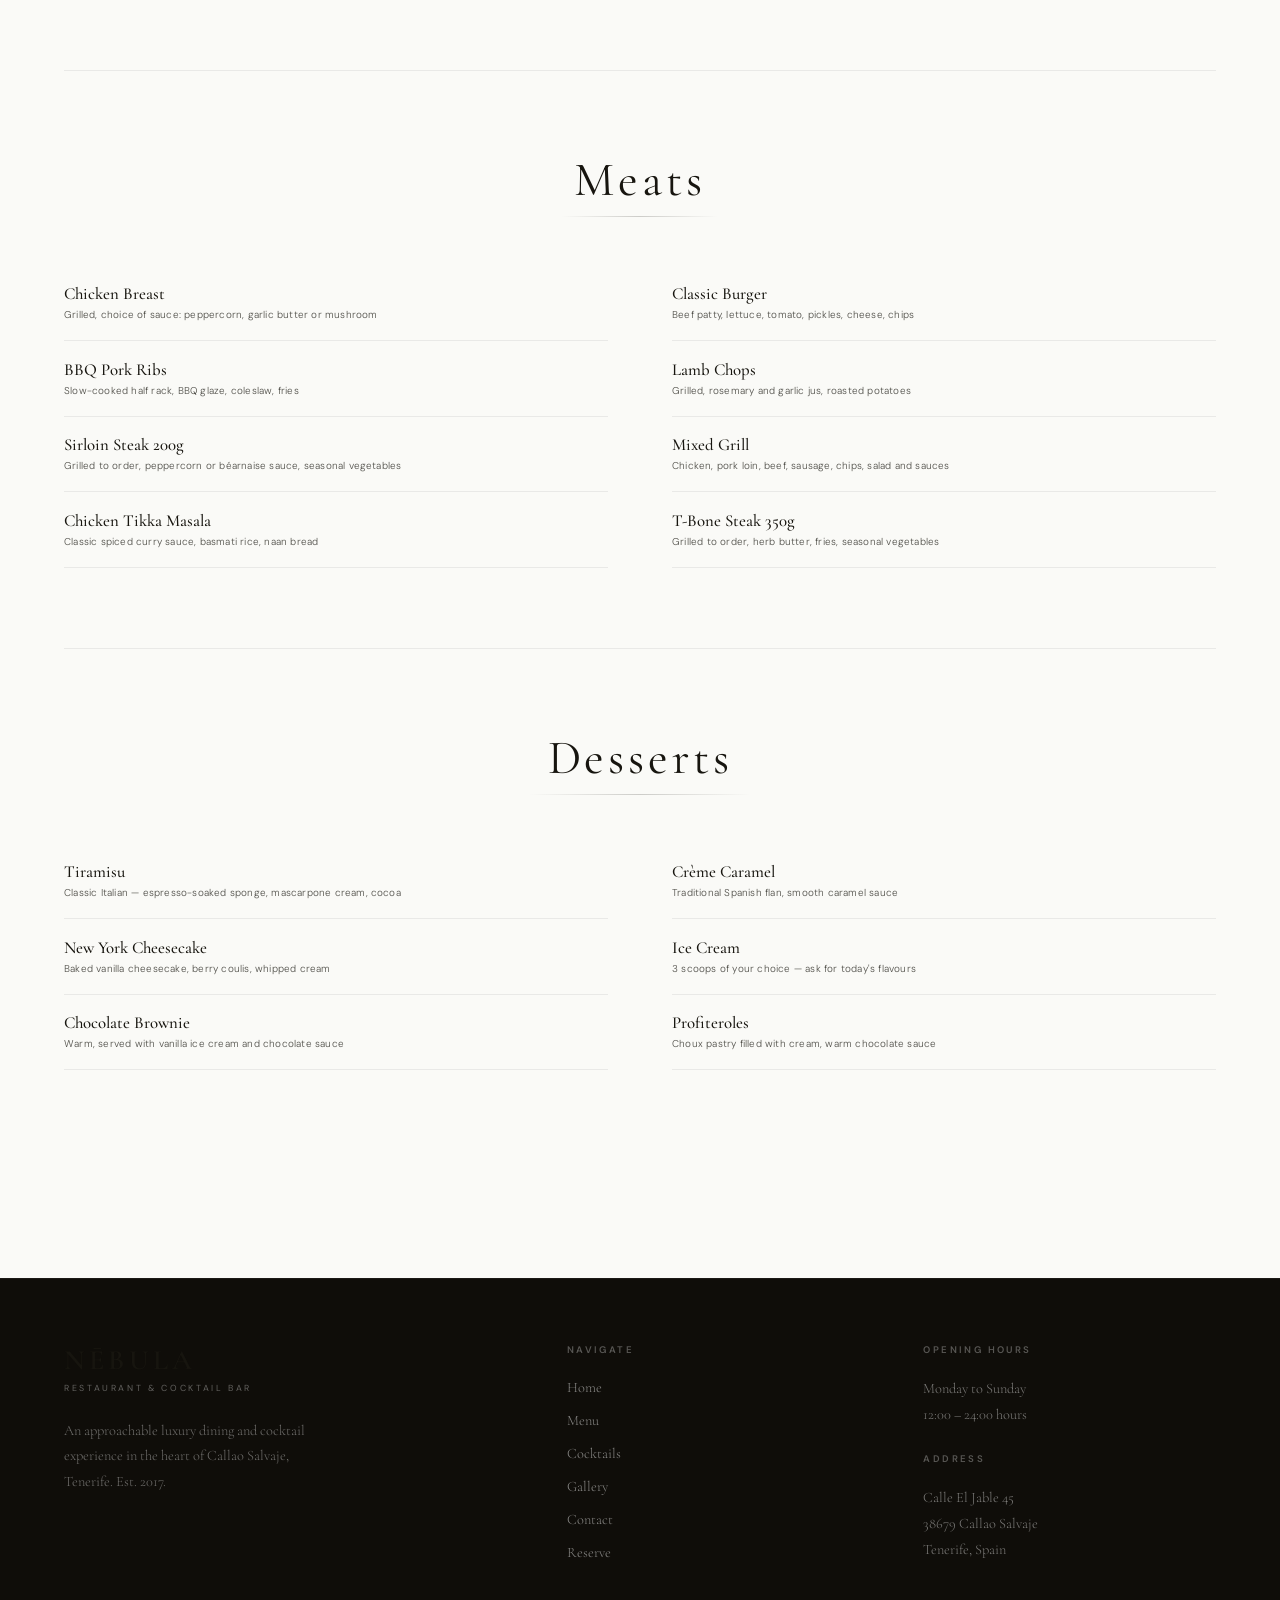
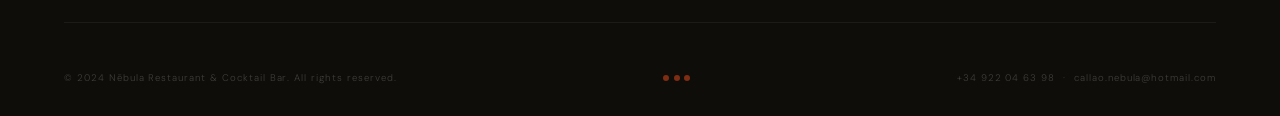
<file: menu.html>
<!DOCTYPE html>
<html lang="en">
<head>
  <meta charset="UTF-8" />
  <meta name="viewport" content="width=device-width, initial-scale=1.0" />
  <title>Menu — Nēbula Restaurant & Cocktail Bar</title>
  <meta name="description" content="Explore the full menu at Nēbula Restaurant & Cocktail Bar, Callao Salvaje, Tenerife. Starters, salads, pizzas, pasta, fish, meats and desserts." />
  <link rel="stylesheet" href="styles.css" />
  <link rel="preconnect" href="https://fonts.googleapis.com" />
  <link rel="preconnect" href="https://fonts.gstatic.com" crossorigin />
</head>
<body class="page-menu">

  <!-- ===================== NAVIGATION ===================== -->
  <nav id="nav" class="subpage-nav scrolled">
    <div class="container nav-inner">
      <ul class="nav-links">
        <li><a href="index.html">Home</a></li>
        <li><a href="menu.html" class="current-page">Menu</a></li>
        <li><a href="cocktails.html">Cocktails</a></li>
        <li><a href="index.html#gallery">Gallery</a></li>
        <li><a href="index.html#contact">Contact</a></li>
      </ul>
      <div class="nav-socials">
        <a href="https://www.instagram.com/nebula_callao_salvaje" target="_blank" rel="noopener" aria-label="Instagram" class="nav-social-link">
          <svg width="18" height="18" viewBox="0 0 24 24" fill="none" stroke="currentColor" stroke-width="2" stroke-linecap="round" stroke-linejoin="round"><rect x="2" y="2" width="20" height="20" rx="5"/><circle cx="12" cy="12" r="4"/><circle cx="17.5" cy="6.5" r="1" fill="currentColor" stroke="none"/></svg>
        </a>
        <a href="https://www.facebook.com/nebulacallao" target="_blank" rel="noopener" aria-label="Facebook" class="nav-social-link">
          <svg width="18" height="18" viewBox="0 0 24 24" fill="none" stroke="currentColor" stroke-width="2" stroke-linecap="round" stroke-linejoin="round"><path d="M18 2h-3a5 5 0 0 0-5 5v3H7v4h3v8h4v-8h3l1-4h-4V7a1 1 0 0 1 1-1h3z"/></svg>
        </a>
      </div>
      <a href="index.html#reservation" class="nav-reserve"><span>Reserve</span></a>
      <button class="nav-hamburger" id="hamburger" aria-label="Open menu">
        <span></span><span></span><span></span>
      </button>
    </div>
  </nav>

  <!-- Mobile Menu -->
  <div class="nav-mobile" id="mobile-menu">
    <button class="nav-close" id="nav-close">✕ Close</button>
    <div class="dots" style="margin-bottom:1rem"><span></span><span></span><span></span></div>
    <a href="index.html">Home</a>
    <a href="menu.html">Menu</a>
    <a href="cocktails.html">Cocktails</a>
    <a href="index.html#gallery">Gallery</a>
    <a href="index.html#contact">Contact</a>
    <a href="index.html#reservation" style="color:var(--gold-light)">Reserve</a>
    <div class="nav-mobile-socials">
      <a href="https://www.instagram.com/nebula_callao_salvaje" target="_blank" rel="noopener" aria-label="Instagram" class="nav-mobile-social-link">
        <svg width="24" height="24" viewBox="0 0 24 24" fill="none" stroke="currentColor" stroke-width="1.5" stroke-linecap="round" stroke-linejoin="round"><rect x="2" y="2" width="20" height="20" rx="5"/><circle cx="12" cy="12" r="4"/><circle cx="17.5" cy="6.5" r="1" fill="currentColor" stroke="none"/></svg>
      </a>
      <a href="https://www.facebook.com/nebulacallao" target="_blank" rel="noopener" aria-label="Facebook" class="nav-mobile-social-link">
        <svg width="24" height="24" viewBox="0 0 24 24" fill="none" stroke="currentColor" stroke-width="1.5" stroke-linecap="round" stroke-linejoin="round"><path d="M18 2h-3a5 5 0 0 0-5 5v3H7v4h3v8h4v-8h3l1-4h-4V7a1 1 0 0 1 1-1h3z"/></svg>
      </a>
    </div>
  </div>

  <!-- ===================== PAGE HEADER ===================== -->
  <header class="page-header">
    <div class="page-header-bg"></div>
    <div class="page-header-border"></div>
    <div class="page-header-content container">
      <div class="section-label fade-up" style="justify-content:center;margin-bottom:1.5rem">
        <span>The Kitchen</span>
      </div>
      <h1 class="page-title fade-up fade-up-delay-1">MENU</h1>
      <div class="page-title-line fade-up fade-up-delay-2">
        <span class="page-title-line-rule"></span>
        <div class="dots"><span></span><span></span><span></span></div>
        <span class="page-title-line-rule right"></span>
      </div>
      <p class="page-subtitle fade-up fade-up-delay-3">
        Fresh &middot; Seasonal &middot; Crafted with care
      </p>
    </div>
  </header>

  <!-- ===================== CATEGORY NAV ===================== -->
  <div class="category-nav-wrap" id="category-nav-wrap">
    <div class="container">
      <nav class="category-nav" id="category-nav">
        <a class="cat-link active" data-cat="starters" href="#starters">Starters</a>
        <a class="cat-link" data-cat="salads" href="#salads">Salads</a>
        <a class="cat-link" data-cat="fried" href="#fried">Fried Foods</a>
        <a class="cat-link" data-cat="pizzas" href="#pizzas">Focaccias &amp; Pizzas</a>
        <a class="cat-link" data-cat="pasta" href="#pasta">Pasta</a>
        <a class="cat-link" data-cat="rice" href="#rice">Rice Dishes</a>
        <a class="cat-link" data-cat="fish" href="#fish">Fish</a>
        <a class="cat-link" data-cat="meats" href="#meats">Meats</a>
        <a class="cat-link" data-cat="desserts" href="#desserts">Desserts</a>
      </nav>
    </div>
  </div>

  <!-- ===================== MENU BODY ===================== -->
  <main class="menu-body">
    <div class="container">

      <!-- Search -->
      <div class="menu-search-wrap">
        <div class="menu-search-wrap-inner">
          <span class="menu-search-icon">⌕</span>
          <input
            type="text"
            class="menu-search"
            id="menu-search"
            placeholder="Search the menu…"
            autocomplete="off"
          />
        </div>
      </div>

      <!-- ── STARTERS ── -->
      <section class="menu-section" id="starters" data-category="starters">
        <div class="menu-section-header">
          <h2 class="menu-section-name">Starters</h2>
        </div>
        <div class="menu-two-col">
          <div class="menu-col" data-col>
            <div class="menu-row">
              <div class="menu-row-info">
                <div class="menu-row-name">Soup of the Day</div>
                <div class="menu-row-desc">Chef's seasonal soup, served with crusty bread</div>
              </div>
            </div>
            <div class="menu-row">
              <div class="menu-row-info">
                <div class="menu-row-name">Bread &amp; Garlic Butter</div>
                <div class="menu-row-desc">Toasted house bread, roasted garlic herb butter</div>
              </div>
            </div>
            <div class="menu-row">
              <div class="menu-row-info">
                <div class="menu-row-name">Spanish Omelette</div>
                <div class="menu-row-desc">Traditional tortilla española, dressed salad garnish</div>
              </div>
            </div>
            <div class="menu-row">
              <div class="menu-row-info">
                <div class="menu-row-name">Patatas Bravas</div>
                <div class="menu-row-desc">Crispy potatoes, spicy tomato sauce, alioli</div>
              </div>
            </div>
            <div class="menu-row">
              <div class="menu-row-info">
                <div class="menu-row-name">Mushrooms on Toast</div>
                <div class="menu-row-desc">Sautéed garlic mushrooms, thyme, toasted sourdough</div>
              </div>
            </div>
          </div>
          <div class="menu-col" data-col>
            <div class="menu-row">
              <div class="menu-row-info">
                <div class="menu-row-name">Mixed Olives</div>
                <div class="menu-row-desc">Marinated in lemon zest, herbs and chilli</div>
              </div>
            </div>
            <div class="menu-row">
              <div class="menu-row-info">
                <div class="menu-row-name">Pan con Tomate</div>
                <div class="menu-row-desc">Toasted bread, grated fresh tomato, extra virgin olive oil</div>
              </div>
            </div>
            <div class="menu-row">
              <div class="menu-row-info">
                <div class="menu-row-name">Serrano Ham &amp; Cheese</div>
                <div class="menu-row-desc">Cured Serrano ham, manchego, quince jelly, toasted bread</div>
              </div>
            </div>
            <div class="menu-row">
              <div class="menu-row-info">
                <div class="menu-row-name">Chicken Satay</div>
                <div class="menu-row-desc">Grilled chicken skewers, peanut sauce, cucumber, spring onion</div>
              </div>
            </div>
            <div class="menu-row">
              <div class="menu-row-info">
                <div class="menu-row-name">Chicken Wings</div>
                <div class="menu-row-desc">Marinated wings, choice of BBQ or hot sauce</div>
              </div>
            </div>
          </div>
        </div>
      </section>

      <!-- ── SALADS ── -->
      <section class="menu-section" id="salads" data-category="salads">
        <div class="menu-section-header">
          <h2 class="menu-section-name">Salads</h2>
        </div>
        <div class="menu-two-col">
          <div class="menu-col" data-col>
            <div class="menu-row">
              <div class="menu-row-info">
                <div class="menu-row-name">Tuna Salad</div>
                <div class="menu-row-desc">Tuna, mixed leaves, olives, tomato, red onion, boiled egg, house dressing</div>
              </div>
            </div>
            <div class="menu-row">
              <div class="menu-row-info">
                <div class="menu-row-name">Goat's Cheese Salad</div>
                <div class="menu-row-desc">Warm goat's cheese, candied walnut, beetroot, honey balsamic dressing</div>
              </div>
            </div>
          </div>
          <div class="menu-col" data-col>
            <div class="menu-row">
              <div class="menu-row-info">
                <div class="menu-row-name">Caesar Salad</div>
                <div class="menu-row-desc">Romaine lettuce, parmesan shavings, croutons, house Caesar dressing</div>
                <div class="menu-row-note">Add grilled chicken</div>
              </div>
            </div>
            <div class="menu-row">
              <div class="menu-row-info">
                <div class="menu-row-name">Mixed Green Salad</div>
                <div class="menu-row-desc">Seasonal leaves, cherry tomatoes, cucumber, red onion, vinaigrette</div>
              </div>
            </div>
          </div>
        </div>
      </section>

      <!-- ── FRIED FOODS ── -->
      <section class="menu-section" id="fried" data-category="fried">
        <div class="menu-section-header">
          <h2 class="menu-section-name">Fried Foods</h2>
        </div>
        <div class="menu-two-col">
          <div class="menu-col" data-col>
            <div class="menu-row">
              <div class="menu-row-info">
                <div class="menu-row-name">Calamari</div>
                <div class="menu-row-desc">Fried squid rings, tartar sauce, lemon wedge</div>
              </div>
            </div>
            <div class="menu-row">
              <div class="menu-row-info">
                <div class="menu-row-name">Fish &amp; Chips</div>
                <div class="menu-row-desc">Battered Atlantic cod, hand-cut fries, tartar sauce, mushy peas</div>
              </div>
            </div>
            <div class="menu-row">
              <div class="menu-row-info">
                <div class="menu-row-name">Vegetable Tempura</div>
                <div class="menu-row-desc">Seasonal vegetables in tempura batter, sweet chilli dipping sauce</div>
              </div>
            </div>
            <div class="menu-row">
              <div class="menu-row-info">
                <div class="menu-row-name">Crispy Chicken Strips</div>
                <div class="menu-row-desc">Buttermilk fried chicken tenders, honey mustard sauce</div>
              </div>
            </div>
          </div>
          <div class="menu-col" data-col>
            <div class="menu-row">
              <div class="menu-row-info">
                <div class="menu-row-name">Mozzarella Sticks</div>
                <div class="menu-row-desc">Breaded mozzarella, warm marinara dipping sauce</div>
              </div>
            </div>
            <div class="menu-row">
              <div class="menu-row-info">
                <div class="menu-row-name">Onion Rings</div>
                <div class="menu-row-desc">Beer-battered onion rings, chipotle mayo</div>
              </div>
            </div>
            <div class="menu-row">
              <div class="menu-row-info">
                <div class="menu-row-name">Cheesy Jalapeño Bites</div>
                <div class="menu-row-desc">Cream cheese filled, crispy crumb, sriracha mayo</div>
              </div>
            </div>
          </div>
        </div>
      </section>

    </div><!-- /container split 1 -->

    <!-- Fresh from the kitchen label -->
    <div class="menu-photo-label" style="padding:2rem 2rem;background:#F0EBE0;margin:2rem 0;text-align:center">
      <h4>Fresh from the Kitchen</h4>
      <p>Every dish is made with passion using the finest seasonal ingredients sourced from across Tenerife.</p>
    </div>

    <div class="container">

      <!-- ── FOCACCIAS & PIZZAS ── -->
      <section class="menu-section" id="pizzas" data-category="pizzas">
        <div class="menu-section-header">
          <h2 class="menu-section-name">Focaccias &amp; Pizzas</h2>
        </div>
        <div class="menu-two-col">
          <div class="menu-col" data-col>
            <div class="menu-row">
              <div class="menu-row-info">
                <div class="menu-row-name">Margherita</div>
                <div class="menu-row-desc">Tomato sauce, mozzarella, fresh basil, olive oil</div>
              </div>
            </div>
            <div class="menu-row">
              <div class="menu-row-info">
                <div class="menu-row-name">Pepperoni</div>
                <div class="menu-row-desc">Tomato sauce, mozzarella, spicy pepperoni</div>
              </div>
            </div>
            <div class="menu-row">
              <div class="menu-row-info">
                <div class="menu-row-name">Nēbula Special</div>
                <div class="menu-row-desc">Tomato, mozzarella, ham, mushrooms, peppers, black olives</div>
              </div>
            </div>
            <div class="menu-row">
              <div class="menu-row-info">
                <div class="menu-row-name">Vegetariana</div>
                <div class="menu-row-desc">Tomato, mozzarella, mixed peppers, red onion, courgette, olives</div>
              </div>
            </div>
          </div>
          <div class="menu-col" data-col>
            <div class="menu-row">
              <div class="menu-row-info">
                <div class="menu-row-name">Ham &amp; Cheese Focaccia</div>
                <div class="menu-row-desc">Open-baked focaccia bread, Serrano ham, manchego, tomato</div>
              </div>
            </div>
            <div class="menu-row">
              <div class="menu-row-info">
                <div class="menu-row-name">Capricciosa</div>
                <div class="menu-row-desc">Tomato, mozzarella, artichoke hearts, ham, mushrooms, black olives</div>
              </div>
            </div>
            <div class="menu-row">
              <div class="menu-row-info">
                <div class="menu-row-name">Four Cheese</div>
                <div class="menu-row-desc">Mozzarella, gorgonzola, parmesan, goat's cheese, honey drizzle</div>
              </div>
            </div>
            <div class="menu-row">
              <div class="menu-row-info">
                <div class="menu-row-name">BBQ Chicken</div>
                <div class="menu-row-desc">BBQ sauce base, chicken, red onion, mozzarella, fresh coriander</div>
              </div>
            </div>
          </div>
        </div>
      </section>

      <!-- ── PASTA ── -->
      <section class="menu-section" id="pasta" data-category="pasta">
        <div class="menu-section-header">
          <h2 class="menu-section-name">Pasta</h2>
        </div>
        <div class="menu-two-col">
          <div class="menu-col" data-col>
            <div class="menu-row">
              <div class="menu-row-info">
                <div class="menu-row-name">Spaghetti Bolognaise</div>
                <div class="menu-row-desc">Slow-cooked beef ragu, fresh tomato, parmesan, basil</div>
              </div>
            </div>
            <div class="menu-row">
              <div class="menu-row-info">
                <div class="menu-row-name">Spaghetti Carbonara</div>
                <div class="menu-row-desc">Pancetta, egg yolk, pecorino romano, cracked black pepper</div>
              </div>
            </div>
            <div class="menu-row">
              <div class="menu-row-info">
                <div class="menu-row-name">Penne Arrabbiata</div>
                <div class="menu-row-desc">Spicy tomato, garlic, capers, fresh basil, parmesan</div>
              </div>
            </div>
          </div>
          <div class="menu-col" data-col>
            <div class="menu-row">
              <div class="menu-row-info">
                <div class="menu-row-name">Pasta Napolitana</div>
                <div class="menu-row-desc">Fresh tomato sauce, garlic, oregano, parmesan</div>
              </div>
            </div>
            <div class="menu-row">
              <div class="menu-row-info">
                <div class="menu-row-name">Lasagne al Forno</div>
                <div class="menu-row-desc">Beef ragu, béchamel, pasta sheets, mozzarella, served with salad</div>
              </div>
            </div>
            <div class="menu-row">
              <div class="menu-row-info">
                <div class="menu-row-name">Pasta Primavera</div>
                <div class="menu-row-desc">Seasonal vegetables, cream, garlic, parmesan — vegetarian</div>
              </div>
            </div>
          </div>
        </div>
      </section>

      <!-- ── RICE DISHES ── -->
      <section class="menu-section" id="rice" data-category="rice">
        <div class="menu-section-header">
          <h2 class="menu-section-name">Rice Dishes</h2>
        </div>
        <div class="menu-two-col">
          <div class="menu-col" data-col>
            <div class="menu-row">
              <div class="menu-row-info">
                <div class="menu-row-name">Vegetable Paella</div>
                <div class="menu-row-desc">Seasonal vegetables, saffron rice, rosemary, alioli</div>
                <div class="menu-row-note">Minimum 2 persons</div>
              </div>
            </div>
            <div class="menu-row">
              <div class="menu-row-info">
                <div class="menu-row-name">Seafood Paella</div>
                <div class="menu-row-desc">Mixed Atlantic seafood, saffron rice, lemon, alioli</div>
                <div class="menu-row-note">Minimum 2 persons</div>
              </div>
            </div>
          </div>
          <div class="menu-col" data-col>
            <div class="menu-row">
              <div class="menu-row-info">
                <div class="menu-row-name">Mixed Paella</div>
                <div class="menu-row-desc">Chicken, mixed seafood, saffron rice, alioli</div>
                <div class="menu-row-note">Minimum 2 persons</div>
              </div>
            </div>
            <div class="menu-row">
              <div class="menu-row-info">
                <div class="menu-row-name">Chicken &amp; Chorizo Rice</div>
                <div class="menu-row-desc">Sautéed with peppers, smoked paprika, saffron broth</div>
              </div>
            </div>
          </div>
        </div>
      </section>

    </div><!-- /container split 2 -->

    <!-- Photo strip: from land and sea -->
    <div class="menu-photo-strip">
      <img
        src="brand_assets/Food_pictures/9lmqAFMw.jpeg"
        alt="Nēbula perfectly grilled steak"
        loading="lazy"
      />
      <div class="menu-photo-label">
        <h4>From Land &amp; Sea</h4>
        <p>Our chefs bring precision and care to every main — whether it's from the ocean or the grill.</p>
      </div>
    </div>

    <div class="container">

      <!-- ── FISH ── -->
      <section class="menu-section" id="fish" data-category="fish">
        <div class="menu-section-header">
          <h2 class="menu-section-name">Fish</h2>
        </div>
        <div class="menu-two-col">
          <div class="menu-col" data-col>
            <div class="menu-row">
              <div class="menu-row-info">
                <div class="menu-row-name">Grilled Sea Bass</div>
                <div class="menu-row-desc">With lemon butter, capers, seasonal vegetables</div>
              </div>
            </div>
            <div class="menu-row">
              <div class="menu-row-info">
                <div class="menu-row-name">Tuna Steak</div>
                <div class="menu-row-desc">Grilled, sesame and soy glaze, vegetable stir-fry, lime</div>
              </div>
            </div>
            <div class="menu-row">
              <div class="menu-row-info">
                <div class="menu-row-name">Salmon Fillet</div>
                <div class="menu-row-desc">Pan-fried, dill cream sauce, new potatoes, wilted spinach</div>
              </div>
            </div>
          </div>
          <div class="menu-col" data-col>
            <div class="menu-row">
              <div class="menu-row-info">
                <div class="menu-row-name">King Prawns</div>
                <div class="menu-row-desc">In garlic butter and white wine, grilled, fresh parsley, crusty bread</div>
              </div>
            </div>
            <div class="menu-row">
              <div class="menu-row-info">
                <div class="menu-row-name">Baked Hake</div>
                <div class="menu-row-desc">Herb crust, lemon oil, potato and vegetable medley</div>
              </div>
            </div>
            <div class="menu-row">
              <div class="menu-row-info">
                <div class="menu-row-name">Swordfish Steak</div>
                <div class="menu-row-desc">Grilled, salsa verde, charred lemon, herb oil</div>
              </div>
            </div>
          </div>
        </div>
      </section>

      <!-- ── MEATS ── -->
      <section class="menu-section" id="meats" data-category="meats">
        <div class="menu-section-header">
          <h2 class="menu-section-name">Meats</h2>
        </div>
        <div class="menu-two-col">
          <div class="menu-col" data-col>
            <div class="menu-row">
              <div class="menu-row-info">
                <div class="menu-row-name">Chicken Breast</div>
                <div class="menu-row-desc">Grilled, choice of sauce: peppercorn, garlic butter or mushroom</div>
              </div>
            </div>
            <div class="menu-row">
              <div class="menu-row-info">
                <div class="menu-row-name">BBQ Pork Ribs</div>
                <div class="menu-row-desc">Slow-cooked half rack, BBQ glaze, coleslaw, fries</div>
              </div>
            </div>
            <div class="menu-row">
              <div class="menu-row-info">
                <div class="menu-row-name">Sirloin Steak 200g</div>
                <div class="menu-row-desc">Grilled to order, peppercorn or béarnaise sauce, seasonal vegetables</div>
              </div>
            </div>
            <div class="menu-row">
              <div class="menu-row-info">
                <div class="menu-row-name">Chicken Tikka Masala</div>
                <div class="menu-row-desc">Classic spiced curry sauce, basmati rice, naan bread</div>
              </div>
            </div>
          </div>
          <div class="menu-col" data-col>
            <div class="menu-row">
              <div class="menu-row-info">
                <div class="menu-row-name">Classic Burger</div>
                <div class="menu-row-desc">Beef patty, lettuce, tomato, pickles, cheese, chips</div>
              </div>
            </div>
            <div class="menu-row">
              <div class="menu-row-info">
                <div class="menu-row-name">Lamb Chops</div>
                <div class="menu-row-desc">Grilled, rosemary and garlic jus, roasted potatoes</div>
              </div>
            </div>
            <div class="menu-row">
              <div class="menu-row-info">
                <div class="menu-row-name">Mixed Grill</div>
                <div class="menu-row-desc">Chicken, pork loin, beef, sausage, chips, salad and sauces</div>
              </div>
            </div>
            <div class="menu-row">
              <div class="menu-row-info">
                <div class="menu-row-name">T-Bone Steak 350g</div>
                <div class="menu-row-desc">Grilled to order, herb butter, fries, seasonal vegetables</div>
              </div>
            </div>
          </div>
        </div>
      </section>

      <!-- ── DESSERTS ── -->
      <section class="menu-section" id="desserts" data-category="desserts">
        <div class="menu-section-header">
          <h2 class="menu-section-name">Desserts</h2>
        </div>
        <div class="menu-two-col">
          <div class="menu-col" data-col>
            <div class="menu-row">
              <div class="menu-row-info">
                <div class="menu-row-name">Tiramisu</div>
                <div class="menu-row-desc">Classic Italian — espresso-soaked sponge, mascarpone cream, cocoa</div>
              </div>
            </div>
            <div class="menu-row">
              <div class="menu-row-info">
                <div class="menu-row-name">New York Cheesecake</div>
                <div class="menu-row-desc">Baked vanilla cheesecake, berry coulis, whipped cream</div>
              </div>
            </div>
            <div class="menu-row">
              <div class="menu-row-info">
                <div class="menu-row-name">Chocolate Brownie</div>
                <div class="menu-row-desc">Warm, served with vanilla ice cream and chocolate sauce</div>
              </div>
            </div>
          </div>
          <div class="menu-col" data-col>
            <div class="menu-row">
              <div class="menu-row-info">
                <div class="menu-row-name">Crème Caramel</div>
                <div class="menu-row-desc">Traditional Spanish flan, smooth caramel sauce</div>
              </div>
            </div>
            <div class="menu-row">
              <div class="menu-row-info">
                <div class="menu-row-name">Ice Cream</div>
                <div class="menu-row-desc">3 scoops of your choice — ask for today's flavours</div>
              </div>
            </div>
            <div class="menu-row">
              <div class="menu-row-info">
                <div class="menu-row-name">Profiteroles</div>
                <div class="menu-row-desc">Choux pastry filled with cream, warm chocolate sauce</div>
              </div>
            </div>
          </div>
        </div>
      </section>

    </div><!-- /container -->
  </main>

  <!-- ===================== FOOTER ===================== -->
  <footer>
    <div class="container">
      <div class="footer-top">
        <div class="footer-brand">
          <div class="footer-logo">NĒBULA</div>
          <div class="footer-logo-sub">Restaurant &amp; Cocktail Bar</div>
          <p>An approachable luxury dining and cocktail experience in the heart of Callao Salvaje, Tenerife. Est. 2017.</p>
        </div>
        <div class="footer-col">
          <h4>Navigate</h4>
          <ul>
            <li><a href="index.html">Home</a></li>
            <li><a href="menu.html">Menu</a></li>
            <li><a href="cocktails.html">Cocktails</a></li>
            <li><a href="index.html#gallery">Gallery</a></li>
            <li><a href="index.html#contact">Contact</a></li>
            <li><a href="index.html#reservation">Reserve</a></li>
          </ul>
        </div>
        <div class="footer-col">
          <h4>Opening Hours</h4>
          <p>Monday to Sunday<br>12:00 – 24:00 hours</p>
          <h4 style="margin-top:1.5rem">Address</h4>
          <p>Calle El Jable 45<br>38679 Callao Salvaje<br>Tenerife, Spain</p>
        </div>
      </div>
      <div class="footer-bottom">
        <p>&copy; 2024 Nēbula Restaurant &amp; Cocktail Bar. All rights reserved.</p>
        <div class="footer-dots"><span></span><span></span><span></span></div>
        <p>+34 922 04 63 98 &nbsp;·&nbsp; callao.nebula@hotmail.com</p>
      </div>
    </div>
  </footer>

  <script src="script.js"></script>
  <script>
    // Menu-specific JS
    document.addEventListener('DOMContentLoaded', () => {

      // --- Search filter ---
      const searchInput = document.getElementById('menu-search');
      searchInput.addEventListener('input', () => {
        const q = searchInput.value.toLowerCase().trim();
        document.querySelectorAll('.menu-row').forEach(row => {
          const text = row.textContent.toLowerCase();
          if (q === '' || text.includes(q)) {
            row.classList.remove('hidden');
            row.classList.add('visible');
          } else {
            row.classList.add('hidden');
          }
        });
        // Show/hide empty section messages
        document.querySelectorAll('.menu-section').forEach(section => {
          const visible = section.querySelectorAll('.menu-row:not(.hidden)').length > 0;
          section.style.display = visible ? '' : 'none';
        });
      });

      // --- Category nav active + sticky ---
      const catNavWrap = document.getElementById('category-nav-wrap');
      const sections   = document.querySelectorAll('.menu-section[data-category]');
      const catLinks   = document.querySelectorAll('.cat-link');

      const sectionObserver = new IntersectionObserver((entries) => {
        entries.forEach(entry => {
          if (entry.isIntersecting) {
            const cat = entry.target.dataset.category;
            catLinks.forEach(l => l.classList.toggle('active', l.dataset.cat === cat));
          }
        });
      }, { threshold: 0.25, rootMargin: '-80px 0px -60% 0px' });

      sections.forEach(s => sectionObserver.observe(s));

      // Smooth scroll on cat link click
      catLinks.forEach(link => {
        link.addEventListener('click', e => {
          e.preventDefault();
          const target = document.querySelector(link.getAttribute('href'));
          if (target) {
            const offset = catNavWrap.getBoundingClientRect().height + 72;
            const y = target.getBoundingClientRect().top + window.scrollY - offset;
            window.scrollTo({ top: y, behavior: 'smooth' });
          }
        });
      });

      // Elevated shadow on scroll
      window.addEventListener('scroll', () => {
        catNavWrap.classList.toggle('elevated', window.scrollY > 200);
      }, { passive: true });

      // --- Section line-draw + item stagger ---
      const lineObserver = new IntersectionObserver((entries) => {
        entries.forEach(entry => {
          if (entry.isIntersecting) {
            const title = entry.target.querySelector('.menu-section-name');
            title?.classList.add('line-drawn');

            // Stagger menu items
            const rows = entry.target.querySelectorAll('.menu-row');
            rows.forEach((row, i) => {
              setTimeout(() => row.classList.add('visible'), 60 + i * 55);
            });
          }
        });
      }, { threshold: 0.1 });

      sections.forEach(s => lineObserver.observe(s));
    });
  </script>
</body>
</html>
</file>
<file: styles.css>
/* =========================================
   NEBULA – Restaurant & Cocktail Bar
   Stylesheet
   ========================================= */

/* --- Fonts --- */
@import url('https://fonts.googleapis.com/css2?family=Cormorant+Garamond:ital,wght@0,300;0,400;0,500;0,600;0,700;1,300;1,400;1,500&family=DM+Sans:ital,opsz,wght@0,9..40,300;0,9..40,400;0,9..40,500;0,9..40,600;1,9..40,400&display=swap');

/* --- CSS Variables --- */
:root {
  --dark:       #17150F;
  --dark-mid:   #1e1b13;
  --dark-light: #2a2619;
  --white:      #FFFFFF;
  --cream:      #F2EDE0;
  --cream-mid:  #EDE5D0;
  --orange:     #C8421A;
  --orange-light: #D4571F;
  --gold:       #B8912E;
  --gold-light: #D4A83A;
  --text-muted: rgba(255,255,255,0.55);

  --font-serif: 'Cormorant Garamond', Georgia, serif;
  --font-sans:  'DM Sans', sans-serif;

  --transition: 0.4s cubic-bezier(0.25, 0.46, 0.45, 0.94);
  --transition-fast: 0.2s ease;
}

/* --- Reset & Base --- */
*, *::before, *::after { box-sizing: border-box; margin: 0; padding: 0; }

html {
  scroll-behavior: smooth;
  font-size: 16px;
}

body {
  font-family: var(--font-sans);
  background-color: var(--dark);
  color: var(--white);
  overflow-x: hidden;
  -webkit-font-smoothing: antialiased;
}

img { display: block; max-width: 100%; }
a { text-decoration: none; color: inherit; }
ul { list-style: none; }

/* --- Utility --- */
.container {
  width: 90%;
  max-width: 1200px;
  margin: 0 auto;
}

.section-label {
  font-family: var(--font-sans);
  font-size: 0.7rem;
  font-weight: 600;
  letter-spacing: 0.25em;
  text-transform: uppercase;
  color: var(--orange);
  display: flex;
  align-items: center;
  gap: 0.75rem;
  margin-bottom: 1.25rem;
}

.section-label::before,
.section-label::after {
  content: '';
  width: 2rem;
  height: 1px;
  background: var(--orange);
  flex-shrink: 0;
}

.section-label::before { display: none; }

.section-title {
  font-family: var(--font-serif);
  font-size: clamp(2.4rem, 5vw, 3.8rem);
  font-weight: 400;
  line-height: 1.1;
  letter-spacing: 0.02em;
}

.section-title em {
  font-style: italic;
  color: var(--gold-light);
}

.divider {
  width: 3rem;
  height: 2px;
  background: linear-gradient(90deg, var(--orange), var(--gold));
  margin: 1.5rem 0;
}

.btn {
  display: inline-flex;
  align-items: center;
  gap: 0.6rem;
  font-family: var(--font-sans);
  font-size: 0.7rem;
  font-weight: 600;
  letter-spacing: 0.2em;
  text-transform: uppercase;
  padding: 1rem 2rem;
  border: 1px solid currentColor;
  cursor: pointer;
  transition: var(--transition);
  background: transparent;
  position: relative;
  overflow: hidden;
}

.btn::before {
  content: '';
  position: absolute;
  inset: 0;
  background: currentColor;
  transform: scaleX(0);
  transform-origin: left;
  transition: transform var(--transition);
  z-index: 0;
}

.btn span { position: relative; z-index: 1; }

.btn:hover::before { transform: scaleX(1); }

.btn-light {
  color: var(--white);
  border-color: var(--white);
}
.btn-light:hover { color: var(--dark); }

.btn-orange {
  color: var(--orange);
  border-color: var(--orange);
}
.btn-orange:hover { color: var(--white); }

.btn-gold {
  color: var(--gold);
  border-color: var(--gold);
}
.btn-gold:hover { color: var(--dark); }

/* --- Dots Decoration --- */
.dots {
  display: inline-flex;
  gap: 0.35rem;
  align-items: center;
}
.dots span {
  width: 8px;
  height: 8px;
  border-radius: 50%;
  background: var(--orange);
  display: inline-block;
}

/* =========================================
   NAVIGATION
   ========================================= */
#nav {
  position: fixed;
  top: 0;
  left: 0;
  right: 0;
  z-index: 1000;
  padding: 1.5rem 0;
  transition: var(--transition);
}

#nav.scrolled {
  background: rgba(23, 21, 15, 0.97);
  backdrop-filter: blur(12px);
  padding: 1rem 0;
  border-bottom: 1px solid rgba(184, 145, 46, 0.15);
}

.nav-inner {
  display: flex;
  align-items: center;
  justify-content: space-between;
  gap: 2rem;
}

.nav-logo {
  font-family: var(--font-serif);
  font-size: 1.5rem;
  font-weight: 600;
  letter-spacing: 0.15em;
  display: flex;
  flex-direction: column;
  line-height: 1;
}

.nav-logo-name {
  white-space: nowrap;
  display: block;
}

.nav-logo-sub {
  font-family: var(--font-sans);
  font-size: 0.52rem;
  font-weight: 400;
  letter-spacing: 0.3em;
  text-transform: uppercase;
  color: var(--text-muted);
  margin-top: 0.2rem;
}

.nav-links {
  display: flex;
  gap: 2.5rem;
  align-items: center;
}

.nav-links a {
  font-family: var(--font-sans);
  font-size: 0.68rem;
  font-weight: 500;
  letter-spacing: 0.18em;
  text-transform: uppercase;
  color: rgba(255,255,255,0.75);
  transition: color var(--transition-fast);
  position: relative;
}

.nav-links a::after {
  content: '';
  position: absolute;
  bottom: -3px;
  left: 0;
  width: 0;
  height: 1px;
  background: var(--gold);
  transition: width var(--transition);
}

.nav-links a:hover,
.nav-links a.active { color: var(--white); }
.nav-links a:hover::after { width: 100%; }

.nav-reserve {
  font-family: var(--font-sans);
  font-size: 0.78rem;
  font-weight: 600;
  letter-spacing: 0.18em;
  text-transform: uppercase;
  padding: 0.8rem 1.8rem;
  border: 1px solid var(--gold);
  color: var(--gold);
  transition: var(--transition);
  background: transparent;
  position: relative;
  overflow: hidden;
}

.nav-reserve::before {
  content: '';
  position: absolute;
  inset: 0;
  background: var(--gold);
  transform: scaleX(0);
  transform-origin: left;
  transition: transform var(--transition);
}

.nav-reserve span { position: relative; z-index: 1; }
.nav-reserve:hover { color: var(--dark); }
.nav-reserve:hover::before { transform: scaleX(1); }

/* Hamburger */
.nav-hamburger {
  display: none;
  flex-direction: column;
  gap: 5px;
  cursor: pointer;
  padding: 4px;
  background: none;
  border: none;
}
.nav-hamburger span {
  display: block;
  width: 24px;
  height: 1.5px;
  background: var(--white);
  transition: var(--transition);
}

/* Mobile Menu */
.nav-mobile {
  display: none;
  position: fixed;
  inset: 0;
  background: var(--dark);
  z-index: 999;
  flex-direction: column;
  align-items: center;
  justify-content: center;
  gap: 2.5rem;
  opacity: 0;
  pointer-events: none;
  transition: opacity var(--transition);
}

.nav-mobile.open {
  display: flex;
  opacity: 1;
  pointer-events: all;
}

.nav-mobile a {
  font-family: var(--font-serif);
  font-size: 2.5rem;
  font-weight: 400;
  letter-spacing: 0.1em;
  color: var(--white);
  transition: color var(--transition-fast);
}
.nav-mobile a:hover { color: var(--gold-light); }

.nav-mobile-socials {
  display: flex;
  gap: 1.5rem;
  align-items: center;
  margin-top: 0.5rem;
}

.nav-mobile-social-link {
  color: rgba(255,255,255,0.5);
  display: flex;
  align-items: center;
  transition: color 0.2s ease;
}

.nav-mobile-social-link:hover { color: var(--gold-light); }

.nav-close {
  position: absolute;
  top: 1.5rem;
  right: 1.5rem;
  background: none;
  border: none;
  color: var(--white);
  font-size: 1.5rem;
  cursor: pointer;
  font-family: var(--font-sans);
  font-weight: 300;
}

/* =========================================
   HERO
   ========================================= */
#hero {
  min-height: 100vh;
  display: flex;
  flex-direction: column;
  align-items: center;
  justify-content: center;
  position: relative;
  overflow: hidden;
  text-align: center;
}

.hero-bg {
  position: absolute;
  inset: 0;
  background:
    radial-gradient(ellipse 80% 60% at 50% 40%, rgba(200, 66, 26, 0.08) 0%, transparent 60%),
    radial-gradient(ellipse 60% 80% at 80% 70%, rgba(184, 145, 46, 0.06) 0%, transparent 55%),
    radial-gradient(ellipse 50% 50% at 20% 30%, rgba(200, 66, 26, 0.05) 0%, transparent 50%),
    linear-gradient(160deg, #1e1b13 0%, #17150F 40%, #100e0a 100%);
}

/* Star field effect */
.hero-bg::before {
  content: '';
  position: absolute;
  inset: 0;
  background-image:
    radial-gradient(1px 1px at 15% 25%, rgba(255,255,255,0.4) 0%, transparent 100%),
    radial-gradient(1px 1px at 35% 15%, rgba(255,255,255,0.3) 0%, transparent 100%),
    radial-gradient(1.5px 1.5px at 55% 40%, rgba(255,255,255,0.25) 0%, transparent 100%),
    radial-gradient(1px 1px at 75% 20%, rgba(255,255,255,0.35) 0%, transparent 100%),
    radial-gradient(1px 1px at 85% 60%, rgba(255,255,255,0.2) 0%, transparent 100%),
    radial-gradient(1px 1px at 25% 70%, rgba(255,255,255,0.3) 0%, transparent 100%),
    radial-gradient(1.5px 1.5px at 65% 75%, rgba(255,255,255,0.2) 0%, transparent 100%),
    radial-gradient(1px 1px at 45% 85%, rgba(255,255,255,0.25) 0%, transparent 100%),
    radial-gradient(1px 1px at 90% 35%, rgba(255,255,255,0.3) 0%, transparent 100%),
    radial-gradient(1px 1px at 10% 55%, rgba(255,255,255,0.2) 0%, transparent 100%),
    radial-gradient(1px 1px at 60% 10%, rgba(184,145,46,0.4) 0%, transparent 100%),
    radial-gradient(1px 1px at 30% 45%, rgba(200,66,26,0.3) 0%, transparent 100%),
    radial-gradient(1px 1px at 80% 85%, rgba(184,145,46,0.25) 0%, transparent 100%);
}

.hero-border {
  position: absolute;
  inset: 1.5rem;
  border: 1px solid rgba(184, 145, 46, 0.2);
  pointer-events: none;
}

.hero-content {
  position: relative;
  z-index: 1;
  display: flex;
  flex-direction: column;
  align-items: center;
  gap: 2rem;
  padding: 2rem;
}

.hero-dots-row {
  display: flex;
  align-items: center;
  gap: 1.5rem;
  width: 100%;
  justify-content: center;
}

.hero-name {
  font-family: var(--font-serif);
  font-size: clamp(5rem, 15vw, 12rem);
  font-weight: 500;
  letter-spacing: 0.12em;
  line-height: 0.9;
  text-transform: uppercase;
}

.hero-name-macron {
  position: relative;
  display: inline-block;
}

.hero-tagline {
  font-family: var(--font-sans);
  font-size: 1.1rem;
  font-weight: 400;
  letter-spacing: 0.25em;
  text-transform: uppercase;
  color: rgba(255,255,255,0.7);
  margin-top: -0.5rem;
}

.hero-divider {
  width: 80px;
  height: 1px;
  background: linear-gradient(90deg, transparent, var(--gold), transparent);
}

.hero-subtitle {
  font-family: var(--font-sans);
  font-size: 0.9rem;
  font-weight: 400;
  letter-spacing: 0.25em;
  text-transform: uppercase;
  color: rgba(255,255,255,0.5);
}

.hero-cta {
  display: flex;
  gap: 1.25rem;
  margin-top: 1rem;
  flex-wrap: wrap;
  justify-content: center;
}

.hero-scroll {
  position: absolute;
  bottom: 2.5rem;
  left: 50%;
  transform: translateX(-50%);
  display: flex;
  flex-direction: column;
  align-items: center;
  gap: 0.6rem;
  z-index: 1;
  animation: scrollBounce 2s ease-in-out infinite;
}

.hero-scroll span {
  font-family: var(--font-sans);
  font-size: 0.6rem;
  letter-spacing: 0.25em;
  text-transform: uppercase;
  color: rgba(255,255,255,0.4);
}

.hero-scroll-line {
  width: 1px;
  height: 50px;
  background: linear-gradient(to bottom, rgba(184,145,46,0.6), transparent);
}

@keyframes scrollBounce {
  0%, 100% { transform: translateX(-50%) translateY(0); }
  50% { transform: translateX(-50%) translateY(6px); }
}

/* =========================================
   ANNOUNCEMENT BAR
   ========================================= */
.announce-bar {
  background: var(--dark-light);
  border-top: 1px solid rgba(184, 145, 46, 0.15);
  border-bottom: 1px solid rgba(184, 145, 46, 0.15);
  padding: 0.9rem 0;
  overflow: hidden;
}

.announce-inner {
  display: flex;
  gap: 4rem;
  white-space: nowrap;
  animation: marquee 25s linear infinite;
}

.announce-item {
  display: flex;
  align-items: center;
  gap: 0.75rem;
  font-family: var(--font-sans);
  font-size: 0.65rem;
  font-weight: 500;
  letter-spacing: 0.2em;
  text-transform: uppercase;
  color: rgba(255,255,255,0.6);
  flex-shrink: 0;
}

.announce-item .dot {
  width: 5px;
  height: 5px;
  border-radius: 50%;
  background: var(--orange);
  flex-shrink: 0;
}

@keyframes marquee {
  from { transform: translateX(0); }
  to   { transform: translateX(-50%); }
}

/* =========================================
   ABOUT
   ========================================= */
#about {
  padding: 8rem 0;
}

.about-grid {
  display: grid;
  grid-template-columns: 1fr 1fr;
  gap: 6rem;
  align-items: center;
}

.about-visual {
  position: relative;
}

.about-img-frame {
  position: relative;
  padding-bottom: 125%;
  overflow: hidden;
}

.about-img-inner {
  position: absolute;
  inset: 0;
  background: linear-gradient(135deg, #2a2619 0%, #1a1810 50%, #0e0d09 100%);
  display: flex;
  align-items: center;
  justify-content: center;
}

.about-img-placeholder {
  text-align: center;
  padding: 2rem;
}

.about-img-placeholder .big-letter {
  font-family: var(--font-serif);
  font-size: 10rem;
  font-weight: 300;
  color: rgba(184, 145, 46, 0.15);
  line-height: 1;
}

.about-img-placeholder p {
  font-family: var(--font-sans);
  font-size: 0.6rem;
  letter-spacing: 0.2em;
  text-transform: uppercase;
  color: rgba(255,255,255,0.2);
  margin-top: 0.5rem;
}

.about-frame-border {
  position: absolute;
  top: 1.5rem;
  left: 1.5rem;
  right: -1.5rem;
  bottom: -1.5rem;
  border: 1px solid rgba(184, 145, 46, 0.2);
  pointer-events: none;
  z-index: -1;
}

.about-badge {
  position: absolute;
  bottom: -2rem;
  right: -2rem;
  width: 120px;
  height: 120px;
  background: var(--orange);
  border-radius: 50%;
  display: flex;
  flex-direction: column;
  align-items: center;
  justify-content: center;
  text-align: center;
  padding: 1rem;
}

.about-badge .year {
  font-family: var(--font-serif);
  font-size: 1.6rem;
  font-weight: 600;
  line-height: 1;
}

.about-badge .year-label {
  font-family: var(--font-sans);
  font-size: 0.5rem;
  letter-spacing: 0.15em;
  text-transform: uppercase;
  margin-top: 0.2rem;
  opacity: 0.85;
}

.about-text p {
  font-family: var(--font-serif);
  font-size: 1.15rem;
  font-weight: 300;
  line-height: 1.85;
  color: rgba(255,255,255,0.75);
  margin-bottom: 1.25rem;
}

.about-stats {
  display: grid;
  grid-template-columns: 1fr 1fr;
  gap: 1.5rem;
  margin-top: 3rem;
  padding-top: 3rem;
  border-top: 1px solid rgba(255,255,255,0.08);
}

.about-stat .num {
  font-family: var(--font-serif);
  font-size: 3rem;
  font-weight: 400;
  color: var(--gold-light);
  line-height: 1;
}

.about-stat .label {
  font-family: var(--font-sans);
  font-size: 0.65rem;
  font-weight: 500;
  letter-spacing: 0.18em;
  text-transform: uppercase;
  color: rgba(255,255,255,0.45);
  margin-top: 0.4rem;
}

/* =========================================
   MENU PREVIEW
   ========================================= */
#menu {
  padding: 8rem 0;
  background: var(--dark-light);
  position: relative;
}

#menu::before {
  content: '';
  position: absolute;
  top: 0; left: 0; right: 0;
  height: 1px;
  background: linear-gradient(90deg, transparent, rgba(184,145,46,0.3), transparent);
}

#menu::after {
  content: '';
  position: absolute;
  bottom: 0; left: 0; right: 0;
  height: 1px;
  background: linear-gradient(90deg, transparent, rgba(184,145,46,0.3), transparent);
}

.menu-header {
  text-align: center;
  margin-bottom: 5rem;
}

.menu-header .section-label { justify-content: center; }
.menu-header .section-label::before { display: flex; }

.menu-tabs {
  display: flex;
  gap: 0;
  justify-content: center;
  margin-bottom: 4rem;
  border: 1px solid rgba(255,255,255,0.1);
  display: inline-flex;
}

.menu-tab {
  font-family: var(--font-sans);
  font-size: 0.65rem;
  font-weight: 600;
  letter-spacing: 0.2em;
  text-transform: uppercase;
  padding: 0.85rem 2rem;
  cursor: pointer;
  transition: var(--transition);
  color: rgba(255,255,255,0.5);
  background: transparent;
  border: none;
  position: relative;
}

.menu-tab::after {
  content: '';
  position: absolute;
  bottom: 0; left: 0; right: 0;
  height: 2px;
  background: var(--gold);
  transform: scaleX(0);
  transition: transform var(--transition);
}

.menu-tab.active {
  color: var(--white);
  background: rgba(255,255,255,0.04);
}

.menu-tab.active::after { transform: scaleX(1); }
.menu-tab:hover { color: var(--white); }

.menu-panel { display: none; }
.menu-panel.active { display: block; }

.menu-grid {
  display: grid;
  grid-template-columns: 1fr 1fr;
  gap: 0;
}

.menu-column { padding: 0 3rem; }
.menu-column:first-child {
  border-right: 1px solid rgba(255,255,255,0.07);
  padding-left: 0;
}
.menu-column:last-child { padding-right: 0; }

.menu-section-title {
  font-family: var(--font-serif);
  font-size: 0.75rem;
  font-weight: 400;
  letter-spacing: 0.25em;
  text-transform: uppercase;
  color: var(--gold);
  margin-bottom: 1.5rem;
  padding-bottom: 0.75rem;
  border-bottom: 1px solid rgba(184,145,46,0.2);
}

.menu-item {
  display: flex;
  justify-content: space-between;
  align-items: baseline;
  gap: 1rem;
  padding: 1rem 0;
  border-bottom: 1px solid rgba(255,255,255,0.05);
}

.menu-item:last-child { border-bottom: none; }

.menu-item-info { flex: 1; }

.menu-item-name {
  font-family: var(--font-serif);
  font-size: 1.05rem;
  font-weight: 500;
  margin-bottom: 0.2rem;
}

.menu-item-desc {
  font-family: var(--font-sans);
  font-size: 0.65rem;
  font-weight: 300;
  color: rgba(255,255,255,0.45);
  letter-spacing: 0.03em;
  line-height: 1.5;
}

.menu-item-price {
  font-family: var(--font-serif);
  font-size: 1rem;
  font-weight: 400;
  color: var(--gold-light);
  white-space: nowrap;
}

.menu-dots {
  flex: 1;
  border-bottom: 1px dotted rgba(255,255,255,0.12);
  margin: 0 0.5rem;
  min-width: 2rem;
  position: relative;
  top: -3px;
}

.menu-cta {
  text-align: center;
  margin-top: 4rem;
}

/* =========================================
   COCKTAILS FEATURE
   ========================================= */
#cocktails {
  padding: 8rem 0;
  position: relative;
  overflow: hidden;
}

.cocktails-bg-glow {
  position: absolute;
  top: 50%;
  left: 50%;
  transform: translate(-50%, -50%);
  width: 60vw;
  height: 60vw;
  border-radius: 50%;
  background: radial-gradient(circle, rgba(200, 66, 26, 0.07) 0%, transparent 70%);
  pointer-events: none;
}

.cocktails-header {
  display: grid;
  grid-template-columns: 1fr auto;
  align-items: end;
  gap: 2rem;
  margin-bottom: 4rem;
}

.cocktails-cards {
  display: grid;
  grid-template-columns: repeat(3, 1fr);
  gap: 1.5px;
}

.cocktail-card {
  position: relative;
  overflow: hidden;
  cursor: pointer;
}

.cocktail-card-inner {
  padding-bottom: 130%;
  position: relative;
}

.cocktail-card-bg {
  position: absolute;
  inset: 0;
  background: var(--dark-light);
  display: flex;
  align-items: flex-end;
  transition: transform 0.6s cubic-bezier(0.25, 0.46, 0.45, 0.94);
}

.cocktail-card:hover .cocktail-card-bg { transform: scale(1.03); }

.cocktail-card-visual {
  position: absolute;
  inset: 0;
  display: flex;
  flex-direction: column;
  align-items: center;
  justify-content: center;
  gap: 1rem;
}

.cocktail-glass-icon {
  font-size: 4rem;
  opacity: 0.15;
}

.cocktail-card-content {
  position: absolute;
  bottom: 0;
  left: 0;
  right: 0;
  padding: 2rem 1.5rem;
  background: linear-gradient(to top, rgba(23,21,15,0.95) 0%, transparent 100%);
  transform: translateY(0.5rem);
  transition: transform var(--transition);
}

.cocktail-card:hover .cocktail-card-content { transform: translateY(0); }

.cocktail-card-name {
  font-family: var(--font-serif);
  font-size: 1.3rem;
  font-weight: 500;
  margin-bottom: 0.35rem;
}

.cocktail-card-base {
  font-family: var(--font-sans);
  font-size: 0.6rem;
  font-weight: 400;
  letter-spacing: 0.15em;
  text-transform: uppercase;
  color: var(--orange);
  margin-bottom: 0.5rem;
}

.cocktail-card-desc {
  font-family: var(--font-sans);
  font-size: 0.7rem;
  font-weight: 300;
  color: rgba(255,255,255,0.55);
  line-height: 1.55;
  max-height: 0;
  overflow: hidden;
  transition: max-height 0.4s ease;
}

.cocktail-card:hover .cocktail-card-desc { max-height: 80px; }

.cocktail-card-price {
  font-family: var(--font-serif);
  font-size: 1rem;
  color: var(--gold-light);
  margin-top: 0.75rem;
}

/* Gradient backgrounds for cocktail cards */
.cocktail-card:nth-child(1) .cocktail-card-visual {
  background: linear-gradient(145deg, #2a1510 0%, #1a0e0a 100%);
}
.cocktail-card:nth-child(2) .cocktail-card-visual {
  background: linear-gradient(145deg, #101a1a 0%, #0a1212 100%);
}
.cocktail-card:nth-child(3) .cocktail-card-visual {
  background: linear-gradient(145deg, #1a1510 0%, #120f08 100%);
}

/* =========================================
   BARTENDER SPOTLIGHT
   ========================================= */
#bartender {
  padding: 8rem 0;
  background: linear-gradient(135deg, #17150F 0%, #1e1a10 50%, #17150F 100%);
  position: relative;
  overflow: hidden;
}

#bartender::before {
  content: '';
  position: absolute;
  top: -30%;
  right: -10%;
  width: 50vw;
  height: 80vh;
  background: radial-gradient(ellipse, rgba(184, 145, 46, 0.06) 0%, transparent 65%);
}

.bartender-grid {
  display: grid;
  grid-template-columns: 1fr 1fr;
  gap: 6rem;
  align-items: center;
}

.bartender-text .section-title {
  margin-bottom: 1.5rem;
}

.bartender-text p {
  font-family: var(--font-serif);
  font-size: 1.1rem;
  font-weight: 300;
  line-height: 1.85;
  color: rgba(255,255,255,0.7);
  margin-bottom: 1rem;
}

.bartender-award {
  display: flex;
  align-items: center;
  gap: 1.5rem;
  margin-top: 2.5rem;
  padding: 1.5rem;
  border: 1px solid rgba(184,145,46,0.2);
  background: rgba(184,145,46,0.04);
}

.award-icon {
  font-size: 2.5rem;
  flex-shrink: 0;
}

.award-text .award-title {
  font-family: var(--font-serif);
  font-size: 1rem;
  font-weight: 500;
  color: var(--gold-light);
}

.award-text .award-desc {
  font-family: var(--font-sans);
  font-size: 0.65rem;
  font-weight: 300;
  letter-spacing: 0.05em;
  color: rgba(255,255,255,0.5);
  margin-top: 0.25rem;
}

.bartender-visual {
  position: relative;
}

.bartender-img-frame {
  padding-bottom: 120%;
  position: relative;
}

.bartender-img-inner {
  position: absolute;
  inset: 0;
  background: linear-gradient(160deg, #2a2010 0%, #17150F 100%);
  display: flex;
  align-items: center;
  justify-content: center;
}

.bartender-placeholder {
  text-align: center;
  padding: 2rem;
}

.bartender-placeholder .silhouette {
  font-size: 8rem;
  opacity: 0.12;
  line-height: 1;
}

.bartender-placeholder p {
  font-family: var(--font-sans);
  font-size: 0.6rem;
  letter-spacing: 0.2em;
  text-transform: uppercase;
  color: rgba(255,255,255,0.15);
  margin-top: 0.5rem;
}

.bartender-frame-accent {
  position: absolute;
  top: 1.5rem;
  right: -1.5rem;
  bottom: -1.5rem;
  left: 1.5rem;
  border: 1px solid rgba(184, 145, 46, 0.15);
  z-index: -1;
}

/* =========================================
   EXPERIENCE / INFO STRIP
   ========================================= */
#experience {
  padding: 5rem 0;
  background: var(--dark-mid);
  border-top: 1px solid rgba(184,145,46,0.1);
  border-bottom: 1px solid rgba(184,145,46,0.1);
}

.experience-grid {
  display: grid;
  grid-template-columns: repeat(4, 1fr);
  gap: 0;
}

.experience-item {
  padding: 2rem;
  text-align: center;
  border-right: 1px solid rgba(255,255,255,0.07);
  transition: background var(--transition);
}

.experience-item:last-child { border-right: none; }
.experience-item:hover { background: rgba(255,255,255,0.02); }

.experience-icon {
  font-size: 1.75rem;
  margin-bottom: 1rem;
  opacity: 0.7;
}

.experience-item h3 {
  font-family: var(--font-serif);
  font-size: 1.1rem;
  font-weight: 500;
  margin-bottom: 0.5rem;
}

.experience-item p {
  font-family: var(--font-sans);
  font-size: 0.65rem;
  font-weight: 300;
  letter-spacing: 0.05em;
  color: rgba(255,255,255,0.45);
  line-height: 1.6;
}

/* =========================================
   RESERVATION
   ========================================= */
#reservation {
  padding: 10rem 0;
  position: relative;
  overflow: hidden;
  text-align: center;
}

.reservation-bg {
  position: absolute;
  inset: 0;
  background:
    radial-gradient(ellipse 100% 80% at 50% 50%, rgba(200, 66, 26, 0.1) 0%, transparent 60%),
    linear-gradient(180deg, #17150F 0%, #1e1810 50%, #17150F 100%);
}

.reservation-border {
  position: absolute;
  inset: 3rem;
  border: 1px solid rgba(184,145,46,0.15);
  pointer-events: none;
}

.reservation-content {
  position: relative;
  z-index: 1;
}

.reservation-content .section-label { justify-content: center; }
.reservation-content .section-label::before { display: flex; }

.reservation-content .section-title {
  font-size: clamp(2.5rem, 6vw, 5rem);
  margin-bottom: 1.5rem;
}

.reservation-content p {
  font-family: var(--font-serif);
  font-size: 1.15rem;
  font-weight: 300;
  color: rgba(255,255,255,0.6);
  max-width: 500px;
  margin: 0 auto 3rem;
  line-height: 1.75;
}

.reservation-form {
  display: flex;
  gap: 1rem;
  max-width: 500px;
  margin: 0 auto;
  flex-wrap: wrap;
  justify-content: center;
}

.form-input {
  flex: 1;
  min-width: 200px;
  padding: 1rem 1.25rem;
  background: rgba(255,255,255,0.05);
  border: 1px solid rgba(255,255,255,0.1);
  color: var(--white);
  font-family: var(--font-sans);
  font-size: 0.75rem;
  letter-spacing: 0.05em;
  outline: none;
  transition: border-color var(--transition-fast);
  appearance: none;
  -webkit-appearance: none;
}

.form-input:focus {
  border-color: rgba(184,145,46,0.5);
}

.form-input::placeholder {
  color: rgba(255,255,255,0.3);
  letter-spacing: 0.1em;
  font-size: 0.65rem;
  text-transform: uppercase;
}

.form-select {
  background-color: rgba(255,255,255,0.05);
  cursor: pointer;
}

.form-select option {
  background: var(--dark);
  color: var(--white);
}

.btn-reserve {
  font-family: var(--font-sans);
  font-size: 0.7rem;
  font-weight: 600;
  letter-spacing: 0.2em;
  text-transform: uppercase;
  padding: 1rem 2.5rem;
  background: var(--orange);
  color: var(--white);
  border: 1px solid var(--orange);
  cursor: pointer;
  transition: var(--transition);
  white-space: nowrap;
}

.btn-reserve:hover {
  background: transparent;
  color: var(--orange);
}

/* =========================================
   GALLERY
   ========================================= */
#gallery {
  padding: 8rem 0;
}

.gallery-header {
  display: flex;
  justify-content: space-between;
  align-items: flex-end;
  margin-bottom: 3rem;
}

.gallery-grid {
  display: grid;
  grid-template-columns: repeat(4, 1fr);
  grid-template-rows: auto;
  gap: 4px;
}

.gallery-item {
  position: relative;
  overflow: hidden;
  cursor: pointer;
}

.gallery-item:nth-child(1) {
  grid-column: span 2;
  grid-row: span 2;
}

.gallery-img {
  width: 100%;
  padding-bottom: 100%;
  position: relative;
  display: block;
  background: var(--dark-light);
  transition: transform 0.5s ease;
}

.gallery-item:nth-child(1) .gallery-img { padding-bottom: 50%; }

.gallery-img-inner {
  position: absolute;
  inset: 0;
  display: flex;
  align-items: center;
  justify-content: center;
  overflow: hidden;
}

.gallery-placeholder-icon {
  font-size: 2.5rem;
  opacity: 0.1;
}

.gallery-overlay {
  position: absolute;
  inset: 0;
  background: rgba(23,21,15,0.6);
  display: flex;
  align-items: center;
  justify-content: center;
  opacity: 0;
  transition: opacity var(--transition);
}

.gallery-item:hover .gallery-overlay { opacity: 1; }
.gallery-item:hover .gallery-img { transform: scale(1.04); }

.gallery-overlay-text {
  font-family: var(--font-serif);
  font-size: 0.9rem;
  font-weight: 400;
  letter-spacing: 0.15em;
  text-transform: uppercase;
  color: var(--white);
}

/* Gallery item backgrounds */
.gallery-item:nth-child(1) .gallery-img-inner { background: linear-gradient(135deg, #1e1610 0%, #2a1e0e 100%); }
.gallery-item:nth-child(2) .gallery-img-inner { background: linear-gradient(135deg, #0e1410 0%, #121a14 100%); }
.gallery-item:nth-child(3) .gallery-img-inner { background: linear-gradient(135deg, #1a1010 0%, #22150e 100%); }
.gallery-item:nth-child(4) .gallery-img-inner { background: linear-gradient(135deg, #101018 0%, #14141e 100%); }
.gallery-item:nth-child(5) .gallery-img-inner { background: linear-gradient(135deg, #181010 0%, #200e0e 100%); }

/* =========================================
   LOCATION & CONTACT
   ========================================= */
#contact {
  padding: 8rem 0;
  background: var(--dark-light);
  position: relative;
}

#contact::before {
  content: '';
  position: absolute;
  top: 0; left: 0; right: 0;
  height: 1px;
  background: linear-gradient(90deg, transparent, rgba(184,145,46,0.3), transparent);
}

.contact-grid {
  display: grid;
  grid-template-columns: 1fr 1fr;
  gap: 6rem;
  align-items: start;
}

.contact-info { }

.contact-info .section-title { margin-bottom: 2rem; }

.contact-detail {
  display: flex;
  gap: 1.25rem;
  margin-bottom: 1.75rem;
  align-items: flex-start;
}

.contact-detail-icon {
  font-size: 1.1rem;
  color: var(--orange);
  flex-shrink: 0;
  margin-top: 0.15rem;
  display: flex;
  align-items: flex-start;
}

.contact-detail-text .label {
  font-family: var(--font-sans);
  font-size: 0.75rem;
  font-weight: 600;
  letter-spacing: 0.18em;
  text-transform: uppercase;
  color: rgba(255,255,255,0.35);
  margin-bottom: 0.3rem;
}

.contact-detail-text .value {
  font-family: var(--font-sans);
  font-size: 1.1rem;
  font-weight: 400;
  color: var(--white);
  line-height: 1.6;
}

.contact-detail-text a {
  transition: color var(--transition-fast);
}

.contact-detail-text a:hover { color: var(--gold-light); }

.contact-hours {
  margin-top: 2.5rem;
  padding-top: 2.5rem;
  border-top: 1px solid rgba(255,255,255,0.07);
}

.hours-title {
  font-family: var(--font-sans);
  font-size: 0.78rem;
  font-weight: 600;
  letter-spacing: 0.18em;
  text-transform: uppercase;
  color: rgba(255,255,255,0.35);
  margin-bottom: 1rem;
}

.hours-row {
  display: flex;
  justify-content: space-between;
  padding: 0.6rem 0;
  border-bottom: 1px solid rgba(255,255,255,0.05);
}

.hours-row .day {
  font-family: var(--font-sans);
  font-size: 0.95rem;
  font-weight: 400;
  color: rgba(255,255,255,0.55);
}

.hours-row .time {
  font-family: var(--font-sans);
  font-size: 1rem;
  font-weight: 500;
  color: var(--white);
}

.contact-social {
  display: flex;
  gap: 1rem;
  margin-top: 2rem;
}

.social-link {
  width: 42px;
  height: 42px;
  border: 1px solid rgba(255,255,255,0.12);
  display: flex;
  align-items: center;
  justify-content: center;
  font-family: var(--font-sans);
  font-size: 0.65rem;
  font-weight: 600;
  letter-spacing: 0.05em;
  color: rgba(255,255,255,0.5);
  transition: var(--transition);
}

.social-link:hover {
  border-color: var(--gold);
  color: var(--gold);
  background: rgba(184,145,46,0.05);
}

.contact-map {
  position: relative;
}

.map-frame {
  width: 100%;
  padding-bottom: 100%;
  position: relative;
  overflow: hidden;
  border: 1px solid rgba(184,145,46,0.15);
}

.map-inner {
  position: absolute;
  inset: 0;
  background: linear-gradient(135deg, #1a1810 0%, #12100a 100%);
  display: flex;
  align-items: center;
  justify-content: center;
  flex-direction: column;
  gap: 1.5rem;
}

.map-pin {
  font-size: 3rem;
  opacity: 0.4;
}

.map-address-text {
  text-align: center;
  padding: 0 2rem;
}

.map-address-text p {
  font-family: var(--font-serif);
  font-size: 1rem;
  font-weight: 300;
  color: rgba(255,255,255,0.4);
  line-height: 1.6;
}

.map-cta {
  font-family: var(--font-sans);
  font-size: 0.6rem;
  font-weight: 600;
  letter-spacing: 0.2em;
  text-transform: uppercase;
  color: var(--gold);
  border: 1px solid rgba(184,145,46,0.3);
  padding: 0.65rem 1.5rem;
  transition: var(--transition);
  display: inline-flex;
  align-items: center;
  gap: 0.5rem;
}

.map-cta:hover {
  background: rgba(184,145,46,0.08);
  border-color: var(--gold);
}

/* =========================================
   FOOTER
   ========================================= */
footer {
  background: #0f0d09;
  padding: 4rem 0 2rem;
  border-top: 1px solid rgba(255,255,255,0.05);
}

.footer-top {
  display: grid;
  grid-template-columns: 1.5fr 1fr 1fr;
  gap: 4rem;
  margin-bottom: 3rem;
  padding-bottom: 3rem;
  border-bottom: 1px solid rgba(255,255,255,0.06);
}

.footer-brand .footer-logo {
  font-family: var(--font-serif);
  font-size: 1.75rem;
  font-weight: 600;
  letter-spacing: 0.15em;
  margin-bottom: 0.3rem;
}

.footer-brand .footer-logo-sub {
  font-family: var(--font-sans);
  font-size: 0.55rem;
  font-weight: 400;
  letter-spacing: 0.3em;
  text-transform: uppercase;
  color: rgba(255,255,255,0.35);
  margin-bottom: 1.5rem;
}

.footer-brand p {
  font-family: var(--font-serif);
  font-size: 0.9rem;
  font-weight: 300;
  line-height: 1.75;
  color: rgba(255,255,255,0.4);
  max-width: 260px;
}

.footer-col h4 {
  font-family: var(--font-sans);
  font-size: 0.6rem;
  font-weight: 600;
  letter-spacing: 0.25em;
  text-transform: uppercase;
  color: rgba(255,255,255,0.3);
  margin-bottom: 1.25rem;
}

.footer-col ul li {
  margin-bottom: 0.75rem;
}

.footer-col ul li a {
  font-family: var(--font-serif);
  font-size: 0.9rem;
  font-weight: 300;
  color: rgba(255,255,255,0.5);
  transition: color var(--transition-fast);
}

.footer-col ul li a:hover { color: var(--gold-light); }

.footer-col p {
  font-family: var(--font-serif);
  font-size: 0.9rem;
  font-weight: 300;
  color: rgba(255,255,255,0.45);
  line-height: 1.8;
}

.footer-bottom {
  display: flex;
  justify-content: space-between;
  align-items: center;
  gap: 1rem;
  flex-wrap: wrap;
}

.footer-bottom p {
  font-family: var(--font-sans);
  font-size: 0.6rem;
  font-weight: 300;
  letter-spacing: 0.1em;
  color: rgba(255,255,255,0.2);
}

.footer-dots {
  display: flex;
  gap: 0.3rem;
}

.footer-dots span {
  width: 6px;
  height: 6px;
  border-radius: 50%;
  background: var(--orange);
  opacity: 0.6;
}

/* =========================================
   SUB-PAGE SHARED STYLES
   ========================================= */

/* Page header (used on menu.html and cocktails.html) */
.page-header {
  padding: 12rem 0 5rem;
  text-align: center;
  position: relative;
  overflow: hidden;
}

.page-header-bg {
  position: absolute;
  inset: 0;
  background:
    radial-gradient(ellipse 70% 60% at 50% 60%, rgba(200,66,26,0.09) 0%, transparent 65%),
    radial-gradient(ellipse 50% 40% at 20% 20%, rgba(184,145,46,0.05) 0%, transparent 55%),
    linear-gradient(180deg, #17150F 0%, #1e1b13 100%);
}

.page-header-bg::before {
  content: '';
  position: absolute;
  inset: 0;
  background-image:
    radial-gradient(1px 1px at 20% 30%, rgba(255,255,255,0.35) 0%, transparent 100%),
    radial-gradient(1px 1px at 60% 15%, rgba(255,255,255,0.25) 0%, transparent 100%),
    radial-gradient(1.5px 1.5px at 80% 50%, rgba(184,145,46,0.4) 0%, transparent 100%),
    radial-gradient(1px 1px at 40% 75%, rgba(255,255,255,0.2) 0%, transparent 100%),
    radial-gradient(1px 1px at 90% 25%, rgba(200,66,26,0.35) 0%, transparent 100%);
}

.page-header-border {
  position: absolute;
  inset: 1.5rem;
  border: 1px solid rgba(184,145,46,0.12);
  pointer-events: none;
}

.page-header-content {
  position: relative;
  z-index: 1;
}

.page-title {
  font-family: var(--font-serif);
  font-size: clamp(4rem, 12vw, 9rem);
  font-weight: 500;
  letter-spacing: 0.18em;
  text-transform: uppercase;
  line-height: 1;
  margin-bottom: 1.5rem;
}

.page-title-line {
  display: flex;
  align-items: center;
  justify-content: center;
  gap: 1.5rem;
  margin-bottom: 2rem;
}

.page-title-line-rule {
  height: 1px;
  width: 60px;
  background: linear-gradient(90deg, transparent, var(--gold));
}

.page-title-line-rule.right {
  background: linear-gradient(90deg, var(--gold), transparent);
}

.page-subtitle {
  font-family: var(--font-sans);
  font-size: 0.65rem;
  font-weight: 500;
  letter-spacing: 0.35em;
  text-transform: uppercase;
  color: rgba(255,255,255,0.45);
}

/* Shared sub-page nav */
.subpage-nav .nav-links a.current-page {
  color: var(--gold-light);
}
.subpage-nav .nav-links a.current-page::after {
  width: 100%;
  background: var(--gold);
}

/* =========================================
   MENU PAGE
   ========================================= */

body.page-menu,
body.page-cocktails {
  background: var(--dark);
}

/* Sticky category navigation */
.category-nav-wrap {
  position: sticky;
  top: 72px;
  z-index: 100;
  background: rgba(23,21,15,0.97);
  backdrop-filter: blur(12px);
  border-bottom: 1px solid rgba(184,145,46,0.12);
  transition: box-shadow 0.3s ease;
}

.category-nav-wrap.elevated {
  box-shadow: 0 4px 30px rgba(0,0,0,0.4);
}

.category-nav {
  display: flex;
  overflow-x: auto;
  scrollbar-width: none;
  -ms-overflow-style: none;
  gap: 0;
}

.category-nav::-webkit-scrollbar { display: none; }

.cat-link {
  font-family: var(--font-sans);
  font-size: 0.6rem;
  font-weight: 500;
  letter-spacing: 0.18em;
  text-transform: uppercase;
  color: rgba(255,255,255,0.45);
  padding: 1.1rem 1.5rem;
  white-space: nowrap;
  cursor: pointer;
  transition: color var(--transition-fast);
  position: relative;
  flex-shrink: 0;
}

.cat-link::after {
  content: '';
  position: absolute;
  bottom: 0;
  left: 1.5rem;
  right: 1.5rem;
  height: 2px;
  background: var(--gold);
  transform: scaleX(0);
  transition: transform var(--transition);
}

.cat-link:hover { color: rgba(255,255,255,0.8); }
.cat-link.active { color: var(--gold-light); }
.cat-link.active::after { transform: scaleX(1); }

/* Menu body */
.menu-body { padding: 0 0 8rem; }

/* Each category section */
.menu-section {
  padding: 5rem 0;
  border-bottom: 1px solid rgba(255,255,255,0.05);
}

.menu-section:last-child { border-bottom: none; }

/* Section heading */
.menu-section-header {
  text-align: center;
  margin-bottom: 3.5rem;
  position: relative;
}

.menu-section-name {
  font-family: var(--font-serif);
  font-size: clamp(2rem, 4vw, 3rem);
  font-weight: 400;
  letter-spacing: 0.08em;
  position: relative;
  display: inline-block;
}

.menu-section-name::after {
  content: '';
  position: absolute;
  bottom: -0.5rem;
  left: 50%;
  transform: translateX(-50%);
  width: 0;
  height: 1px;
  background: linear-gradient(90deg, transparent, var(--gold), transparent);
  transition: width 0.9s cubic-bezier(0.25, 0.46, 0.45, 0.94);
}

.menu-section-name.line-drawn::after { width: 120%; }

/* Two-column grid */
.menu-two-col {
  display: grid;
  grid-template-columns: 1fr 1fr;
  gap: 0 4rem;
}

/* Individual menu row item */
.menu-row {
  display: flex;
  justify-content: space-between;
  align-items: flex-start;
  gap: 1rem;
  padding: 1.1rem 0;
  border-bottom: 1px solid rgba(255,255,255,0.045);
  position: relative;
  opacity: 0;
  transform: translateY(16px);
  transition: opacity 0.5s ease, transform 0.5s ease, border-color 0.2s ease;
}

.menu-row.visible {
  opacity: 1;
  transform: translateY(0);
}

.menu-row::before {
  content: '';
  position: absolute;
  left: -1rem;
  top: 0;
  bottom: 0;
  width: 2px;
  background: var(--gold);
  transform: scaleY(0);
  transition: transform 0.25s ease;
  transform-origin: bottom;
}

.menu-row:hover::before { transform: scaleY(1); }
.menu-row:hover { border-color: rgba(184,145,46,0.2); }

.menu-row-info { flex: 1; min-width: 0; }

.menu-row-name {
  font-family: var(--font-serif);
  font-size: 1.05rem;
  font-weight: 500;
  color: var(--white);
  transition: color 0.2s ease;
  margin-bottom: 0.2rem;
}

.menu-row:hover .menu-row-name { color: var(--gold-light); }

.menu-row-desc {
  font-family: var(--font-sans);
  font-size: 0.62rem;
  font-weight: 300;
  color: rgba(255,255,255,0.38);
  line-height: 1.55;
  letter-spacing: 0.02em;
}

.menu-row-note {
  font-family: var(--font-sans);
  font-size: 0.58rem;
  color: var(--orange);
  font-style: italic;
  margin-top: 0.2rem;
  letter-spacing: 0.03em;
}

/* Search bar */
.menu-search-wrap {
  padding: 2.5rem 0;
  display: flex;
  align-items: center;
  justify-content: center;
}

.menu-search {
  width: 100%;
  max-width: 440px;
  padding: 0.9rem 1.5rem 0.9rem 3rem;
  background: rgba(255,255,255,0.04);
  border: 1px solid rgba(255,255,255,0.08);
  border-radius: 0;
  color: var(--white);
  font-family: var(--font-sans);
  font-size: 0.7rem;
  letter-spacing: 0.08em;
  outline: none;
  transition: border-color 0.25s ease;
  position: relative;
}

.menu-search:focus { border-color: rgba(184,145,46,0.4); }

.menu-search::placeholder {
  color: rgba(255,255,255,0.25);
  letter-spacing: 0.15em;
  font-size: 0.62rem;
  text-transform: uppercase;
}

.menu-search-wrap-inner {
  position: relative;
  width: 100%;
  max-width: 440px;
}

.menu-search-icon {
  position: absolute;
  left: 1rem;
  top: 50%;
  transform: translateY(-50%);
  color: rgba(255,255,255,0.25);
  font-size: 0.8rem;
  pointer-events: none;
}

.menu-row.hidden { display: none; }

/* =========================================
   COCKTAILS PAGE
   ========================================= */

/* Animated liquid background */
.cocktail-liquid-bg {
  position: fixed;
  inset: 0;
  z-index: 0;
  overflow: hidden;
  pointer-events: none;
}

.cocktail-liquid-blob {
  position: absolute;
  border-radius: 50%;
  filter: blur(60px);
}

.blob-1 {
  width: 70vw; height: 70vw;
  top: -15%; left: -15%;
  background: radial-gradient(circle, rgba(200,66,26,0.1) 0%, transparent 65%);
  animation: blobFloat1 18s ease-in-out infinite;
}

.blob-2 {
  width: 55vw; height: 55vw;
  bottom: -10%; right: -10%;
  background: radial-gradient(circle, rgba(184,145,46,0.08) 0%, transparent 65%);
  animation: blobFloat2 22s ease-in-out infinite;
}

.blob-3 {
  width: 40vw; height: 40vw;
  top: 40%; left: 55%;
  background: radial-gradient(circle, rgba(200,66,26,0.06) 0%, transparent 65%);
  animation: blobFloat3 15s ease-in-out infinite;
}

@keyframes blobFloat1 {
  0%,100% { transform: translate(0,0) scale(1); }
  33%      { transform: translate(6%,8%) scale(1.04); }
  66%      { transform: translate(-4%,5%) scale(0.97); }
}
@keyframes blobFloat2 {
  0%,100% { transform: translate(0,0) scale(1); }
  40%      { transform: translate(-5%,-7%) scale(1.06); }
  70%      { transform: translate(3%,-4%) scale(0.95); }
}
@keyframes blobFloat3 {
  0%,100% { transform: translate(0,0) scale(1); }
  50%      { transform: translate(-8%,6%) scale(1.08); }
}

/* Particle canvas */
#particle-canvas {
  position: fixed;
  inset: 0;
  z-index: 0;
  pointer-events: none;
  opacity: 0.6;
}

/* Content wrapper (above canvas) */
.cocktail-content {
  position: relative;
  z-index: 1;
}

/* Intro text */
.cocktail-intro {
  max-width: 680px;
  margin: 0 auto;
  text-align: center;
  padding: 3rem 0 5rem;
}

.cocktail-intro p {
  font-family: var(--font-serif);
  font-size: 1.15rem;
  font-weight: 300;
  line-height: 1.85;
  color: rgba(255,255,255,0.65);
  font-style: italic;
}

/* ── Signature cocktail cards ── */
.sig-cocktails {
  padding: 2rem 0 6rem;
}

.sig-section-header {
  text-align: center;
  margin-bottom: 5rem;
}

.sig-title {
  font-family: var(--font-serif);
  font-size: clamp(1.8rem, 3.5vw, 2.8rem);
  font-weight: 400;
  letter-spacing: 0.08em;
}

.sig-card {
  display: grid;
  grid-template-columns: 1fr 1fr;
  min-height: 340px;
  margin-bottom: 4px;
  overflow: hidden;
  position: relative;
  transform-style: preserve-3d;
  transition: transform 0.15s ease, box-shadow 0.3s ease;
  cursor: default;
}

.sig-card:hover {
  box-shadow: 0 20px 60px rgba(0,0,0,0.5), 0 0 0 1px rgba(184,145,46,0.2);
}

/* Alternating: even cards flip the columns */
.sig-card.flipped .sig-card-text { order: 2; }
.sig-card.flipped .sig-card-visual { order: 1; }

.sig-card-text {
  padding: 4rem;
  display: flex;
  flex-direction: column;
  justify-content: center;
  background: var(--dark-light);
  position: relative;
  overflow: hidden;
}

/* Shine overlay for tilt effect */
.sig-card-shine {
  position: absolute;
  inset: 0;
  pointer-events: none;
  z-index: 2;
  transition: background 0.1s ease;
}

.sig-card-number {
  font-family: var(--font-serif);
  font-size: 5rem;
  font-weight: 300;
  color: rgba(184,145,46,0.08);
  line-height: 1;
  position: absolute;
  top: 1.5rem;
  right: 2rem;
  user-select: none;
}

.sig-card-label {
  font-family: var(--font-sans);
  font-size: 0.6rem;
  font-weight: 600;
  letter-spacing: 0.25em;
  text-transform: uppercase;
  color: var(--orange);
  margin-bottom: 0.75rem;
}

.sig-card-name {
  font-family: var(--font-serif);
  font-size: clamp(1.8rem, 3.5vw, 3rem);
  font-weight: 400;
  letter-spacing: 0.04em;
  margin-bottom: 1.25rem;
  line-height: 1.1;
}

.sig-card-desc {
  font-family: var(--font-serif);
  font-size: 1rem;
  font-weight: 300;
  line-height: 1.8;
  color: rgba(255,255,255,0.6);
  margin-bottom: 1.5rem;
}

.sig-card-tags {
  display: flex;
  flex-wrap: wrap;
  gap: 0.5rem;
}

.sig-tag {
  font-family: var(--font-sans);
  font-size: 0.55rem;
  font-weight: 500;
  letter-spacing: 0.15em;
  text-transform: uppercase;
  padding: 0.35rem 0.8rem;
  border: 1px solid rgba(184,145,46,0.3);
  color: rgba(255,255,255,0.45);
  transition: all 0.2s ease;
}

.sig-card:hover .sig-tag {
  border-color: rgba(184,145,46,0.5);
  color: rgba(255,255,255,0.7);
}

/* Special flambé badge */
.flambe-badge {
  display: inline-flex;
  align-items: center;
  gap: 0.4rem;
  font-family: var(--font-sans);
  font-size: 0.55rem;
  font-weight: 600;
  letter-spacing: 0.15em;
  text-transform: uppercase;
  color: var(--orange);
  border: 1px solid var(--orange);
  padding: 0.35rem 0.8rem;
  animation: flamePulse 2s ease-in-out infinite;
}

@keyframes flamePulse {
  0%,100% { box-shadow: 0 0 0 rgba(200,66,26,0); }
  50%      { box-shadow: 0 0 12px rgba(200,66,26,0.3); }
}

/* Visual panel of sig card */
.sig-card-visual {
  position: relative;
  overflow: hidden;
  display: flex;
  align-items: center;
  justify-content: center;
}

.sig-card-visual-bg {
  position: absolute;
  inset: 0;
  display: flex;
  align-items: center;
  justify-content: center;
}

/* Different gradient per cocktail */
.sig-card:nth-child(1) .sig-card-visual-bg { background: linear-gradient(145deg,#200a08 0%,#1a0a0e 100%); }
.sig-card:nth-child(2) .sig-card-visual-bg { background: linear-gradient(145deg,#0e1808 0%,#0a1408 100%); }
.sig-card:nth-child(3) .sig-card-visual-bg { background: linear-gradient(145deg,#0e1018 0%,#080a12 100%); }
.sig-card:nth-child(4) .sig-card-visual-bg { background: linear-gradient(145deg,#18080e 0%,#120610 100%); }
.sig-card:nth-child(5) .sig-card-visual-bg { background: linear-gradient(145deg,#200806 0%,#180a00 100%); }

.glass-art {
  position: relative;
  z-index: 1;
  display: flex;
  flex-direction: column;
  align-items: center;
  gap: 0.5rem;
}

.glass-icon-wrap {
  position: relative;
  width: 120px;
  height: 120px;
  display: flex;
  align-items: center;
  justify-content: center;
}

.glass-glow {
  position: absolute;
  inset: -20px;
  border-radius: 50%;
  background: radial-gradient(circle, rgba(184,145,46,0.12) 0%, transparent 70%);
  animation: glassGlow 3s ease-in-out infinite;
}

@keyframes glassGlow {
  0%,100% { opacity: 0.6; transform: scale(1); }
  50%      { opacity: 1;   transform: scale(1.1); }
}

.glass-emoji {
  font-size: 4.5rem;
  filter: drop-shadow(0 0 20px rgba(184,145,46,0.3));
  animation: glassFloat 4s ease-in-out infinite;
}

@keyframes glassFloat {
  0%,100% { transform: translateY(0); }
  50%      { transform: translateY(-8px); }
}

.glass-name {
  font-family: var(--font-sans);
  font-size: 0.55rem;
  font-weight: 500;
  letter-spacing: 0.2em;
  text-transform: uppercase;
  color: rgba(255,255,255,0.2);
}

/* Scroll reveal for sig cards */
.sig-card-text,
.sig-card-visual {
  opacity: 0;
  transition: opacity 0.8s ease, transform 0.8s cubic-bezier(0.25, 0.46, 0.45, 0.94);
}

.sig-card:nth-child(odd) .sig-card-text  { transform: translateX(-40px); }
.sig-card:nth-child(odd) .sig-card-visual { transform: translateX(40px); }
.sig-card:nth-child(even) .sig-card-text  { transform: translateX(40px); }
.sig-card:nth-child(even) .sig-card-visual { transform: translateX(-40px); }

.sig-card.revealed .sig-card-text,
.sig-card.revealed .sig-card-visual {
  opacity: 1;
  transform: translateX(0);
}

.sig-card.revealed .sig-card-visual {
  transition-delay: 0.12s;
}

/* ── Dessert cocktails ── */
.dessert-section {
  padding: 5rem 0 8rem;
  position: relative;
}

.dessert-divider {
  text-align: center;
  margin-bottom: 5rem;
  position: relative;
}

.dessert-divider::before {
  content: '';
  position: absolute;
  top: 50%;
  left: 0;
  right: 0;
  height: 1px;
  background: linear-gradient(90deg, transparent, rgba(184,145,46,0.25), transparent);
}

.dessert-divider-inner {
  display: inline-flex;
  align-items: center;
  gap: 1.5rem;
  background: var(--dark);
  padding: 0 2rem;
  position: relative;
  z-index: 1;
}

.dessert-title {
  font-family: var(--font-serif);
  font-size: clamp(1.8rem, 3.5vw, 2.8rem);
  font-weight: 400;
  letter-spacing: 0.08em;
}

.dessert-grid {
  display: grid;
  grid-template-columns: repeat(3, 1fr);
  gap: 1.5px;
}

.dessert-card {
  background: var(--dark-light);
  padding: 2.5rem 2rem;
  position: relative;
  overflow: hidden;
  cursor: default;
  opacity: 0;
  transform: translateY(24px);
  transition: opacity 0.6s ease, transform 0.6s ease, background 0.3s ease;
}

.dessert-card.visible {
  opacity: 1;
  transform: translateY(0);
}

.dessert-card::before {
  content: '';
  position: absolute;
  inset: 0;
  background: linear-gradient(135deg, rgba(184,145,46,0.04) 0%, transparent 60%);
  opacity: 0;
  transition: opacity 0.3s ease;
}

.dessert-card:hover { background: #2a2619; }
.dessert-card:hover::before { opacity: 1; }

/* ripple on hover */
.dessert-card::after {
  content: '';
  position: absolute;
  top: 50%; left: 50%;
  width: 0; height: 0;
  background: rgba(184,145,46,0.06);
  border-radius: 50%;
  transform: translate(-50%,-50%);
  transition: width 0.6s ease, height 0.6s ease, opacity 0.6s ease;
  opacity: 0;
}

.dessert-card:hover::after {
  width: 300px;
  height: 300px;
  opacity: 1;
}

.dessert-card-emoji {
  font-size: 2rem;
  margin-bottom: 1rem;
  display: block;
  animation: glassFloat 5s ease-in-out infinite;
  animation-delay: var(--delay, 0s);
}

.dessert-card-name {
  font-family: var(--font-serif);
  font-size: 1.3rem;
  font-weight: 500;
  margin-bottom: 0.6rem;
  transition: color 0.2s ease;
}

.dessert-card:hover .dessert-card-name { color: var(--gold-light); }

.dessert-card-desc {
  font-family: var(--font-serif);
  font-size: 0.88rem;
  font-weight: 300;
  line-height: 1.75;
  color: rgba(255,255,255,0.45);
}

/* =========================================
   ANIMATIONS
   ========================================= */
.fade-up {
  opacity: 0;
  transform: translateY(30px);
  transition: opacity 0.7s ease, transform 0.7s ease;
}

.fade-up.visible {
  opacity: 1;
  transform: translateY(0);
}

.fade-up-delay-1 { transition-delay: 0.1s; }
.fade-up-delay-2 { transition-delay: 0.2s; }
.fade-up-delay-3 { transition-delay: 0.3s; }
.fade-up-delay-4 { transition-delay: 0.4s; }

/* =========================================
   RESPONSIVE
   ========================================= */
@media (max-width: 1024px) {
  .about-grid,
  .bartender-grid,
  .contact-grid { grid-template-columns: 1fr; gap: 4rem; }

  .about-visual { order: -1; }
  .about-img-frame { padding-bottom: 65%; }
  .about-frame-border { display: none; }

  .cocktails-cards { grid-template-columns: 1fr 1fr; }

  .experience-grid { grid-template-columns: 1fr 1fr; }
  .experience-item:nth-child(2) { border-right: none; }

  .menu-grid { grid-template-columns: 1fr; }
  .menu-column { padding: 0; border: none !important; }
  .menu-section-title { margin-top: 2rem; }

  .footer-top { grid-template-columns: 1fr 1fr; }
  .footer-brand { grid-column: span 2; }
}

@media (max-width: 768px) {
  .nav-links, .nav-reserve { display: none; }
  .nav-hamburger { display: flex; }

  .hero-name { font-size: clamp(3.5rem, 18vw, 7rem); }
  .hero-tagline { font-size: 0.85rem; letter-spacing: 0.15em; }
  .hero-subtitle { font-size: 0.75rem; letter-spacing: 0.15em; }
  .hero-border { inset: 0.75rem; }

  .lt-section,
  .lt-section-cream,
  .lt-section-dark { padding: 5rem 0; }
  #reservation     { padding: 6rem 0; }
  #gallery         { padding-top: 4rem; padding-bottom: 4rem; }

  .cocktails-cards { grid-template-columns: 1fr; }
  .cocktails-header { grid-template-columns: 1fr; }

  .gallery-grid { grid-template-columns: 1fr 1fr; }
  .gallery-item:nth-child(1) { grid-column: span 2; }

  .experience-grid { grid-template-columns: 1fr 1fr; }

  .reservation-form { flex-direction: column; }
  .form-input { min-width: 100%; }

  .footer-top { grid-template-columns: 1fr; }
  .footer-brand { grid-column: 1; }
  .footer-bottom { flex-direction: column; text-align: center; }

  .about-stats { grid-template-columns: 1fr 1fr; }

  .menu-tabs { width: 100%; }
  .menu-tab { flex: 1; padding: 0.85rem 1rem; }

  /* Video section */
  #videos .container:first-child { margin-bottom: 2.5rem; }
  .phone-caption-title { font-size: 1.1rem; }

  /* Contact detail text */
  .contact-detail-text .value { font-size: 1rem; }

  /* Gallery images — no cropping on mobile */
  .lt-gallery-img,
  .lt-gallery-item.wide .lt-gallery-img { height: auto; object-fit: initial; }
}

@media (max-width: 480px) {
  .gallery-grid { grid-template-columns: 1fr; }
  .gallery-item:nth-child(1) { grid-column: 1; }
  .experience-grid { grid-template-columns: 1fr; }
  .experience-item { border-right: none !important; border-bottom: 1px solid rgba(255,255,255,0.07); }

  /* Map overlay — stack location + button vertically */
  .map-location-bottom-row {
    flex-direction: column;
    align-items: flex-start;
    gap: 0.75rem;
  }

  /* Hero */
  .hero-cta { flex-direction: column; align-items: center; }
  .hero-cta .btn { width: 100%; max-width: 280px; justify-content: center; }

  /* About stats — single column on very small */
  .about-stat .num { font-size: 2.2rem; }

  /* Feature row text padding */
  .lt-feature-text { padding: 2.5rem 1.5rem; }

  /* Section titles */
  .section-title { font-size: clamp(2rem, 9vw, 2.8rem); }
}

/* --- Menu & Cocktails page responsive --- */
@media (max-width: 1024px) {
  .sig-card { grid-template-columns: 1fr; min-height: auto; }
  .sig-card.flipped .sig-card-text { order: 0; }
  .sig-card.flipped .sig-card-visual { order: 1; }
  .sig-card-visual { min-height: 260px; }
  .sig-card-text { padding: 3rem 2.5rem; }
  .dessert-grid { grid-template-columns: 1fr 1fr; }
}

@media (max-width: 768px) {
  .menu-two-col { grid-template-columns: 1fr; gap: 0; }
  .category-nav-wrap { top: 60px; }
  .page-header { padding: 9rem 0 3rem; }
  .sig-card-text { padding: 2.5rem 1.5rem; }
  .sig-card-number { font-size: 3.5rem; }
}

@media (max-width: 600px) {
  .dessert-grid { grid-template-columns: 1fr; }
  .sig-card-name { font-size: 1.8rem; }
}

/* =========================================
   LIGHT THEME  —  home page (index.html)
   ========================================= */

body.page-light {
  background: #FAFAF7;
  color: #17150F;
}

/* --- Nav --- */
body.page-light #nav:not(.scrolled) .nav-logo        { color: #FFFFFF; }
body.page-light #nav:not(.scrolled) .nav-logo-sub    { color: rgba(255,255,255,0.5); }
body.page-light #nav:not(.scrolled) .nav-links a     { color: rgba(255,255,255,0.8); }
body.page-light #nav:not(.scrolled) .nav-reserve     { color: rgba(255,255,255,0.8); border-color: rgba(255,255,255,0.5); }
body.page-light #nav:not(.scrolled) .nav-hamburger span { background: #fff; }

body.page-light #nav.scrolled {
  background: rgba(250, 250, 247, 0.97);
  backdrop-filter: blur(14px);
  border-bottom: 1px solid rgba(23,21,15,0.08);
}
body.page-light #nav.scrolled .nav-logo     { color: #17150F; }
body.page-light #nav.scrolled .nav-logo-sub { color: rgba(23,21,15,0.4); }
body.page-light #nav.scrolled .nav-links a  { color: rgba(23,21,15,0.75); }
body.page-light #nav.scrolled .nav-links a:hover,
body.page-light #nav.scrolled .nav-links a.active { color: #17150F; }
body.page-light #nav.scrolled .nav-reserve  { color: var(--gold); border-color: var(--gold); }
body.page-light #nav.scrolled .nav-hamburger span { background: #17150F; }

/* --- Hero image layers --- */
.hero-img-bg {
  position: absolute;
  inset: -30px;
  background-image: url('brand_assets/Food_pictures/YO0LAq5w.jpeg');
  background-size: cover;
  background-position: center 30%;
  filter: blur(5px);
}

.hero-img-overlay {
  position: absolute;
  inset: 0;
  background: linear-gradient(
    165deg,
    rgba(10,8,5,0.62) 0%,
    rgba(10,8,5,0.70) 60%,
    rgba(10,8,5,0.80) 100%
  );
}

/* Hero always white — overrides page-light dark color */
body.page-light #hero {
  color: #FFFFFF;
}
body.page-light .hero-name    { color: #FFFFFF; }
body.page-light .hero-tagline { color: rgba(255,255,255,0.85); }
body.page-light .hero-subtitle { color: rgba(255,255,255,0.6); }
body.page-light .hero-scroll span { color: rgba(255,255,255,0.5); }
body.page-light .hero-scroll-line { background: linear-gradient(to bottom, rgba(184,145,46,0.7), transparent); }
body.page-light .dots span { background: var(--orange); }

/* --- Announce bar light --- */
body.page-light .announce-bar {
  background: #F0EBE0;
  border-color: rgba(184,145,46,0.2);
}
body.page-light .announce-item { color: rgba(23,21,15,0.72); }

/* --- Generic light sections --- */
.lt-section {
  padding: 8rem 0;
  background: #FAFAF7;
  position: relative;
}

.lt-section-cream {
  padding: 8rem 0;
  background: #F0EBE0;
  position: relative;
}

.lt-section-dark {
  padding: 8rem 0;
  background: var(--dark);
  position: relative;
}

/* Light section text */
.lt-section .section-title,
.lt-section-cream .section-title { color: #17150F; }

.lt-section .section-title em,
.lt-section-cream .section-title em { color: var(--orange); }

.lt-section .section-label,
.lt-section-cream .section-label { color: var(--orange); }

.lt-body-text {
  font-family: var(--font-sans);
  font-size: 0.97rem;
  font-weight: 400;
  line-height: 1.8;
  color: #2a2720;
  margin-bottom: 1.1rem;
}

/* Body text on dark sections */
.lt-section-dark .lt-body-text {
  color: rgba(255,255,255,0.9);
}

/* --- About editorial layout --- */
.lt-about-wrap {
  max-width: 760px;
  margin: 0 auto;
  text-align: center;
}

.lt-about-wrap .section-title {
  font-size: clamp(2.2rem, 4.5vw, 3.5rem);
  margin-bottom: 1rem;
  color: #17150F;
}

/* --- Two-column info strip --- */
.lt-two-col {
  display: grid;
  grid-template-columns: 1fr 1fr;
  gap: 5rem;
  align-items: start;
}

.lt-col-head {
  font-family: var(--font-serif);
  font-size: clamp(1.6rem, 3vw, 2.4rem);
  font-weight: 400;
  letter-spacing: 0.04em;
  color: #17150F;
  margin-bottom: 1.25rem;
}

.lt-divider {
  width: 3rem;
  height: 2px;
  background: linear-gradient(90deg, var(--orange), var(--gold));
  margin-bottom: 1.5rem;
}

.lt-col-sep {
  width: 1px;
  background: linear-gradient(to bottom, transparent, rgba(23,21,15,0.12), transparent);
  align-self: stretch;
}

/* --- Cocktails dark strip --- */
.lt-cocktails-grid {
  display: grid;
  grid-template-columns: 1fr 1fr;
  gap: 5rem;
  align-items: center;
}

.lt-cocktails-photo {
  position: relative;
}

.lt-cocktails-photo-frame {
  padding-bottom: 115%;
  position: relative;
  overflow: hidden;
}

.lt-cocktails-photo-frame img {
  position: absolute;
  inset: 0;
  width: 100%;
  height: 100%;
  object-fit: cover;
}

.lt-cocktails-photo-accent {
  position: absolute;
  top: 1.5rem;
  right: -1.5rem;
  bottom: -1.5rem;
  left: 1.5rem;
  border: 1px solid rgba(184,145,46,0.2);
  pointer-events: none;
  z-index: -1;
}

/* --- Gallery grid --- */
.lt-gallery-grid {
  display: grid;
  grid-template-columns: repeat(3, 1fr);
  gap: 6px;
}

.lt-gallery-item {
  overflow: hidden;
  position: relative;
  cursor: pointer;
}

.lt-gallery-item.wide { grid-column: span 2; }

.lt-gallery-img {
  width: 100%;
  height: 280px;
  object-fit: cover;
  display: block;
  transition: transform 0.6s cubic-bezier(0.25,0.46,0.45,0.94);
}

.lt-gallery-item.wide .lt-gallery-img { height: 340px; }

.lt-gallery-item:hover .lt-gallery-img { transform: scale(1.05); }

.lt-gallery-caption {
  position: absolute;
  inset: 0;
  background: rgba(23,21,15,0);
  display: flex;
  align-items: flex-end;
  padding: 1.25rem;
  transition: background 0.35s ease;
}

.lt-gallery-item:hover .lt-gallery-caption { background: rgba(23,21,15,0.35); }

.lt-gallery-caption span {
  font-family: var(--font-serif);
  font-size: 0.95rem;
  font-weight: 400;
  color: #fff;
  letter-spacing: 0.1em;
  opacity: 0;
  transform: translateY(6px);
  transition: opacity 0.3s ease, transform 0.3s ease;
}

.lt-gallery-item:hover .lt-gallery-caption span {
  opacity: 1;
  transform: translateY(0);
}

/* --- Reservation light --- */
body.page-light .form-input {
  background: rgba(23,21,15,0.04);
  border-color: rgba(23,21,15,0.12);
  color: #17150F;
}
body.page-light .form-input:focus  { border-color: rgba(184,145,46,0.5); }
body.page-light .form-input::placeholder { color: rgba(23,21,15,0.3); }
body.page-light .form-select option { background: #fff; color: #17150F; }

/* --- Contact light --- */
body.page-light .contact-detail-text .value { color: #17150F; }
body.page-light .contact-detail-text .label { color: rgba(23,21,15,0.4); }
body.page-light .contact-hours              { border-color: rgba(23,21,15,0.07); }
body.page-light .hours-title               { color: rgba(23,21,15,0.4); }
body.page-light .hours-row                 { border-color: rgba(23,21,15,0.06); }
body.page-light .hours-row .day           { color: rgba(23,21,15,0.5); }
body.page-light .hours-row .time          { color: #17150F; }
body.page-light .social-link              { border-color: rgba(23,21,15,0.15); color: rgba(23,21,15,0.45); }
body.page-light .social-link:hover        { border-color: var(--gold); color: var(--gold); }
body.page-light .map-frame                { border-color: rgba(23,21,15,0.1); }
body.page-light .map-inner                { background: #F0EBE0; }
body.page-light .map-address-text p      { color: rgba(23,21,15,0.5); }
body.page-light .map-cta                  { color: var(--gold); border-color: rgba(184,145,46,0.3); }
body.page-light .map-cta:hover            { background: rgba(184,145,46,0.08); border-color: var(--gold); }

/* --- Reservation section in light (cream bg) --- */
body.page-light #reservation .reservation-bg {
  background:
    radial-gradient(ellipse 100% 80% at 50% 50%, rgba(200,66,26,0.06) 0%, transparent 60%),
    #F0EBE0;
}
body.page-light #reservation .reservation-border { border-color: rgba(23,21,15,0.08); }
body.page-light #reservation .section-title     { color: #17150F; }
body.page-light #reservation p                  { color: rgba(23,21,15,0.6); }

/* --- Experience strip light --- */
body.page-light #experience {
  background: #FFFFFF;
  border-color: rgba(23,21,15,0.07);
}
body.page-light .experience-item h3 { color: #17150F; }
body.page-light .experience-item p  { color: rgba(23,21,15,0.45); }
body.page-light .experience-item    { border-color: rgba(23,21,15,0.07); }

/* --- Section dividers --- */
body.page-light .lt-top-rule {
  height: 1px;
  background: linear-gradient(90deg, transparent, rgba(23,21,15,0.1), transparent);
}

/* --- Stats in light --- */
body.page-light .about-stat .num   { color: var(--gold); }
body.page-light .about-stat .label { color: rgba(23,21,15,0.75); }
body.page-light .about-stats       { border-color: rgba(23,21,15,0.08); }

/* --- btn variants for light pages --- */
.btn-dark {
  color: #17150F;
  border-color: #17150F;
}
.btn-dark:hover { color: #FAFAF7; }

/* --- Responsive light --- */
@media (max-width: 900px) {
  .lt-two-col       { grid-template-columns: 1fr; gap: 3.5rem; }
  .lt-col-sep       { display: none; }
  .lt-cocktails-grid { grid-template-columns: 1fr; }
  .lt-cocktails-photo { order: -1; }
  .lt-cocktails-photo-accent { display: none; }
  .lt-cocktails-photo-frame { padding-bottom: 60%; }
}

@media (max-width: 640px) {
  .lt-gallery-grid        { grid-template-columns: 1fr 1fr; }
  .lt-gallery-item.wide   { grid-column: span 2; }
  .lt-gallery-img,
  .lt-gallery-item.wide .lt-gallery-img { height: auto; object-fit: initial; }
}

@media (max-width: 400px) {
  .lt-gallery-grid        { grid-template-columns: 1fr; }
  .lt-gallery-item.wide   { grid-column: span 1; }
  .lt-gallery-img,
  .lt-gallery-item.wide .lt-gallery-img { height: auto; object-fit: initial; }
}

/* =========================================
   FEATURE ROWS — image + text panels
   ========================================= */
.lt-feature-row {
  display: grid;
  grid-template-columns: 1fr 1fr;
  min-height: 480px;
}

.lt-feature-img {
  overflow: hidden;
  position: relative;
}

.lt-feature-img img {
  width: 100%;
  height: 100%;
  object-fit: cover;
  display: block;
  transition: transform 0.8s cubic-bezier(0.25,0.46,0.45,0.94);
}

.lt-feature-img:hover img { transform: scale(1.04); }

.lt-feature-text {
  padding: 5rem 4.5rem;
  display: flex;
  flex-direction: column;
  justify-content: center;
  background: #F0EBE0;
}

.lt-feature-row-rev .lt-feature-img { order: 2; }
.lt-feature-row-rev .lt-feature-text { order: 1; background: #FAFAF7; }

@media (max-width: 900px) {
  .lt-feature-row        { grid-template-columns: 1fr; min-height: auto; }
  .lt-feature-img        { min-height: unset; }
  .lt-feature-img img    { height: auto; object-fit: initial; }
  .lt-feature-text       { padding: 3rem 2.5rem; }
  .lt-feature-row-rev .lt-feature-img  { order: 0; }
  .lt-feature-row-rev .lt-feature-text { order: 1; }

  /* World Champion section — show full image, no crop */
  .lt-cocktails-photo-frame {
    padding-bottom: 0;
    height: auto;
  }
  .lt-cocktails-photo-frame img {
    position: relative;
    inset: auto;
    width: 100%;
    height: auto;
    object-fit: initial;
  }
}

/* =========================================
   GALLERY — 4-column layout override
   ========================================= */
.lt-gallery-grid {
  grid-template-columns: repeat(4, 1fr);
}

.lt-gallery-img         { height: 260px; }
.lt-gallery-item.wide .lt-gallery-img { height: 320px; }

@media (max-width: 1000px) {
  .lt-gallery-grid { grid-template-columns: repeat(2, 1fr); }
}

@media (max-width: 640px) {
  .lt-gallery-item.wide .lt-gallery-img { height: 220px; }
}

@media (max-width: 540px) {
  .lt-gallery-grid { grid-template-columns: 1fr 1fr; }
  .lt-gallery-img  { height: 170px; }
  .lt-gallery-item.wide .lt-gallery-img { height: 200px; }
}

/* =========================================
   MENU PAGE — LIGHT THEME
   ========================================= */
body.page-menu {
  background: #FAFAF7;
  color: #17150F;
}

body.page-menu .page-header-bg {
  background: url('brand_assets/Food_pictures/rfTDvutQ.jpeg') center 40% / cover no-repeat;
  filter: brightness(0.42) saturate(0.85);
}
body.page-menu .page-header-bg::before { display: none; }

body.page-menu .category-nav-wrap {
  background: rgba(250,250,247,0.97);
  backdrop-filter: blur(14px);
  border-color: rgba(23,21,15,0.08);
  box-shadow: 0 2px 20px rgba(23,21,15,0.05);
}
body.page-menu .cat-link        { color: rgba(23,21,15,0.45); }
body.page-menu .cat-link:hover  { color: rgba(23,21,15,0.75); }
body.page-menu .cat-link.active { color: var(--gold); }
body.page-menu .cat-link.active::after { background: var(--gold); }

body.page-menu .menu-body { background: #FAFAF7; }
body.page-menu .menu-section { border-color: rgba(23,21,15,0.07); }
body.page-menu .menu-section-name { color: #17150F; }
body.page-menu .menu-section-name::after { background: linear-gradient(90deg, transparent, rgba(23,21,15,0.2), transparent); }

body.page-menu .menu-row       { border-color: rgba(23,21,15,0.07); }
body.page-menu .menu-row-name  { color: #17150F; }
body.page-menu .menu-row:hover .menu-row-name { color: var(--gold); }
body.page-menu .menu-row-desc  { color: rgba(23,21,15,0.75); }
body.page-menu .menu-row-note  { color: var(--orange); }
body.page-menu .menu-row::before { background: var(--gold); }
body.page-menu .menu-row:hover { border-color: rgba(184,145,46,0.2); }

body.page-menu .menu-search {
  background: rgba(23,21,15,0.04);
  border-color: rgba(23,21,15,0.12);
  color: #17150F;
}
body.page-menu .menu-search:focus       { border-color: rgba(184,145,46,0.4); }
body.page-menu .menu-search::placeholder { color: rgba(23,21,15,0.3); }
body.page-menu .menu-search-icon        { color: rgba(23,21,15,0.3); }

/* Menu photo strips — full bleed between sections */
.menu-photo-strip {
  display: grid;
  grid-template-columns: 2fr 1fr;
  gap: 4px;
  margin: 2rem 0;
  overflow: hidden;
}

.menu-photo-strip-3 {
  grid-template-columns: 1fr 1fr 1fr;
}

.menu-photo-strip img {
  width: 100%;
  height: 280px;
  object-fit: cover;
  display: block;
  transition: transform 0.7s cubic-bezier(0.25,0.46,0.45,0.94);
}
.menu-photo-strip img:hover { transform: scale(1.03); }

.menu-photo-label {
  padding: 1.5rem;
  background: #F0EBE0;
  display: flex;
  flex-direction: column;
  justify-content: center;
}
.menu-photo-label h4 {
  font-family: var(--font-serif);
  font-size: 1.4rem;
  font-weight: 400;
  color: #17150F;
  margin-bottom: 0.5rem;
}
.menu-photo-label p {
  font-family: var(--font-sans);
  font-size: 0.75rem;
  color: rgba(23,21,15,0.5);
  line-height: 1.7;
  letter-spacing: 0.03em;
}

@media (max-width: 768px) {
  .menu-photo-strip { grid-template-columns: 1fr; }
  .menu-photo-strip img { height: 220px; }
  .menu-photo-strip-3 { grid-template-columns: 1fr 1fr; }
}

/* =========================================
   COCKTAILS PAGE — LIGHT THEME
   ========================================= */
body.page-cocktails {
  background: #FAFAF7;
  color: #17150F;
}

body.page-cocktails .cocktail-liquid-bg { opacity: 0.3; }
body.page-cocktails #particle-canvas    { opacity: 0.2; }

/* Header with Eden photo */
body.page-cocktails .page-header-bg {
  background: url('brand_assets/Food_pictures/Eden Cocktails Callao Salvaje-39.jpg') center 55% / cover no-repeat;
  filter: brightness(0.48) saturate(0.9);
}
body.page-cocktails .page-header-bg::before { display: none; }

/* Intro text on light bg */
body.page-cocktails .cocktail-intro p { color: #17150F; font-style: normal; }
body.page-cocktails .page-subtitle { color: #17150F; }

/* Sig cards light */
body.page-cocktails .sig-card-text             { background: #FAFAF7; }
body.page-cocktails .sig-card:nth-child(even) .sig-card-text { background: #F0EBE0; }
body.page-cocktails .sig-card-name             { color: #17150F; }
body.page-cocktails .sig-card-desc             { color: rgba(23,21,15,0.78); }
body.page-cocktails .sig-card-number           { color: rgba(23,21,15,0.05); }
body.page-cocktails .sig-tag                   { color: rgba(23,21,15,0.4); border-color: rgba(184,145,46,0.3); }
body.page-cocktails .sig-card:hover .sig-tag   { color: rgba(23,21,15,0.65); border-color: rgba(184,145,46,0.5); }
body.page-cocktails .sig-card:hover            { box-shadow: 0 12px 40px rgba(23,21,15,0.1), 0 0 0 1px rgba(184,145,46,0.15); }
body.page-cocktails .sig-title                 { color: #17150F; }

/* Dessert section light */
body.page-cocktails .dessert-section { background: #F0EBE0; }
body.page-cocktails .dessert-title   { color: #17150F; }
body.page-cocktails .dessert-divider-inner  { background: #F0EBE0; }
body.page-cocktails .dessert-card           { background: #FAFAF7; }
body.page-cocktails .dessert-card:hover     { background: #fff; }
body.page-cocktails .dessert-card-name      { color: #17150F; }
body.page-cocktails .dessert-card-desc      { color: rgba(23,21,15,0.75); }

/* Cocktail photo showcase (between intro and sig cards) */
.cocktail-photo-showcase {
  padding: 0 0 5rem;
}

.cocktail-photo-pair {
  display: grid;
  grid-template-columns: 3fr 2fr;
  gap: 4px;
  max-width: 100%;
  overflow: hidden;
}

.cocktail-photo-pair img {
  width: 100%;
  height: 400px;
  object-fit: cover;
  display: block;
  transition: transform 0.7s cubic-bezier(0.25,0.46,0.45,0.94);
}
.cocktail-photo-pair img:hover { transform: scale(1.03); }

@media (max-width: 768px) {
  .cocktail-photo-pair { grid-template-columns: 1fr; }
  .cocktail-photo-pair img { height: 260px; }
}

/* =========================================
   PHONE MOCKUP / VIDEO SECTION
   ========================================= */

/* Showcase row */
.phone-showcase {
  display: flex;
  align-items: flex-end;
  justify-content: center;
  gap: 18px;
  padding: 0 1rem;
}

/* Each phone wrapper (column: phone + caption) */
.phone-wrap {
  display: flex;
  flex-direction: column;
  align-items: center;
  gap: 1.4rem;
  transition: transform 0.4s cubic-bezier(0.25,0.46,0.45,0.94);
}

/* Side phones — slight 3-D tilt */
.phone-wrap:first-child {
  transform: perspective(900px) rotateY(10deg) scale(0.88) translateY(24px);
}
.phone-wrap:last-child {
  transform: perspective(900px) rotateY(-10deg) scale(0.88) translateY(24px);
}
.phone-wrap:first-child:hover {
  transform: perspective(900px) rotateY(4deg) scale(0.92) translateY(16px);
}
.phone-wrap:last-child:hover {
  transform: perspective(900px) rotateY(-4deg) scale(0.92) translateY(16px);
}

/* Centre phone — featured, front-facing */
.phone-wrap.featured {
  transform: scale(1.05) translateY(0);
  z-index: 2;
}
.phone-wrap.featured:hover {
  transform: scale(1.07) translateY(-6px);
}

/* The phone body */
.phone-mockup {
  position: relative;
  width: 240px;
  background: #1C1C1E;
  border-radius: 44px;
  border: 1.5px solid rgba(255,255,255,0.1);
  box-shadow:
    inset 0 0 0 1px rgba(255,255,255,0.06),
    0 30px 60px rgba(0,0,0,0.55),
    0 8px 20px rgba(0,0,0,0.3);
  padding: 14px 8px 20px;
}

/* Gold glow on featured */
.phone-wrap.featured .phone-mockup {
  border-color: rgba(184,145,46,0.35);
  box-shadow:
    inset 0 0 0 1px rgba(255,255,255,0.08),
    0 35px 70px rgba(0,0,0,0.55),
    0 0 55px rgba(184,145,46,0.14);
}

/* Side buttons — left (silent + volume) */
.phone-btns-left {
  position: absolute;
  left: -4px;
  top: 86px;
  display: flex;
  flex-direction: column;
  gap: 0;
}

.phone-btn-silent {
  display: block;
  width: 3px;
  height: 26px;
  border-radius: 2px 0 0 2px;
  background: #2e2e30;
  margin-bottom: 10px;
}

.phone-btn-vol {
  display: block;
  width: 3px;
  height: 36px;
  border-radius: 2px 0 0 2px;
  background: #2e2e30;
  margin-bottom: 7px;
}

/* Side button — right (power) */
.phone-btns-right {
  position: absolute;
  right: -4px;
  top: 112px;
}

.phone-btn-power {
  display: block;
  width: 3px;
  height: 62px;
  border-radius: 0 2px 2px 0;
  background: #2e2e30;
}

/* Inner screen container */
.phone-inner {
  background: #000;
  border-radius: 36px;
  overflow: hidden;
  position: relative;
}

/* Dynamic Island */
.phone-island {
  position: absolute;
  top: 10px;
  left: 50%;
  transform: translateX(-50%);
  width: 88px;
  height: 26px;
  background: #000;
  border-radius: 20px;
  z-index: 10;
  display: flex;
  align-items: center;
  justify-content: center;
}

.phone-island-dot {
  width: 10px;
  height: 10px;
  border-radius: 50%;
  background: #111;
  border: 1px solid rgba(255,255,255,0.06);
}

/* Clickable screen / video thumbnail */
.phone-screen {
  display: block;
  width: 100%;
  aspect-ratio: 9 / 19.5;
  position: relative;
  overflow: hidden;
  text-decoration: none;
  background: #111;
}

.phone-screen img {
  width: 100%;
  height: 100%;
  object-fit: cover;
  display: block;
  transition: transform 0.7s cubic-bezier(0.25,0.46,0.45,0.94);
}

.phone-wrap:hover .phone-screen img { transform: scale(1.05); }

/* Overlay: gradient + play btn + IG bar */
.phone-overlay {
  position: absolute;
  inset: 0;
  background: linear-gradient(to top, rgba(0,0,0,0.68) 0%, transparent 45%);
  display: flex;
  flex-direction: column;
  align-items: center;
  justify-content: center;
  transition: background 0.35s ease;
}

.phone-wrap:hover .phone-overlay {
  background: linear-gradient(to top, rgba(0,0,0,0.72) 0%, rgba(0,0,0,0.15) 100%);
}

/* Play button */
.phone-play-btn {
  width: 56px;
  height: 56px;
  border-radius: 50%;
  background: rgba(200,66,26,0.88);
  backdrop-filter: blur(4px);
  display: flex;
  align-items: center;
  justify-content: center;
  box-shadow: 0 4px 22px rgba(200,66,26,0.45);
  transition: transform 0.3s ease, background 0.3s ease;
}
.phone-play-btn svg { margin-left: 3px; }
.phone-wrap:hover .phone-play-btn {
  transform: scale(1.12);
  background: var(--orange);
}

/* Instagram handle bar at bottom of screen */
.phone-ig-bar {
  position: absolute;
  bottom: 20px;
  left: 12px;
  right: 12px;
  display: flex;
  align-items: center;
  gap: 5px;
  font-family: var(--font-sans);
  font-size: 0.56rem;
  font-weight: 500;
  letter-spacing: 0.06em;
  color: rgba(255,255,255,0.82);
  text-shadow: 0 1px 4px rgba(0,0,0,0.6);
}

/* Home indicator pill */
.phone-home-bar {
  height: 20px;
  display: flex;
  align-items: center;
  justify-content: center;
  background: #000;
}
.phone-home-bar::after {
  content: '';
  display: block;
  width: 78px;
  height: 4px;
  background: rgba(255,255,255,0.25);
  border-radius: 2px;
}

/* Caption below each phone */
.phone-caption { text-align: center; }

.phone-caption-title {
  font-family: var(--font-serif);
  font-size: 1.3rem;
  font-weight: 400;
  color: rgba(255,255,255,0.8);
  margin-bottom: 0.3rem;
}

.phone-caption-sub {
  font-family: var(--font-sans);
  font-size: 0.78rem;
  font-weight: 500;
  letter-spacing: 0.1em;
  text-transform: uppercase;
  color: rgba(255,255,255,0.28);
}

/* Responsive */
@media (max-width: 820px) {
  .phone-mockup { width: 200px; border-radius: 38px; }
  .phone-inner  { border-radius: 30px; }
  .phone-island { width: 74px; height: 22px; top: 8px; }
  .phone-play-btn { width: 48px; height: 48px; }
}

@media (max-width: 640px) {
  .phone-showcase {
    flex-direction: column;
    align-items: center;
    gap: 40px;
  }
  .phone-wrap:first-child,
  .phone-wrap:last-child,
  .phone-wrap.featured {
    transform: none;
  }
  .phone-wrap:first-child:hover,
  .phone-wrap:last-child:hover,
  .phone-wrap.featured:hover {
    transform: translateY(-4px);
  }
  .phone-mockup { width: 230px; }
}

/* Dessert cocktails footer note */
.dessert-footer-note {
  text-align: center;
  font-family: var(--font-serif);
  font-size: 1rem;
  font-weight: 300;
  color: rgba(255,255,255,0.35);
  font-style: italic;
  margin-top: 4rem;
  padding: 0 1rem;
}
body.page-cocktails .dessert-footer-note { color: rgba(23,21,15,0.4); }

/* ===================== COCKTAIL LIST ===================== */
.cocktail-list-section {
  padding: 4rem 0 5rem;
}

.cocktail-list-block {
  max-width: 640px;
  margin: 0 auto 3.5rem;
  text-align: center;
}

.cocktail-name-list {
  list-style: none;
  padding: 0;
  margin: 0;
  display: grid;
  grid-template-columns: 1fr 1fr;
  gap: 0;
}

.cocktail-name-list li {
  font-family: var(--font-serif);
  font-size: 1.25rem;
  font-weight: 400;
  color: #17150F;
  padding: 0.9rem 1rem;
  border-bottom: 1px solid rgba(23,21,15,0.1);
  letter-spacing: 0.01em;
}

.cocktail-name-list li:nth-child(odd) {
  border-right: 1px solid rgba(23,21,15,0.1);
}

.cocktail-list-photos {
  display: grid;
  grid-template-columns: 1fr 1fr;
  gap: 1rem;
  max-width: 900px;
  margin: 0 auto 3.5rem;
}

.cocktail-list-photo-frame {
  overflow: hidden;
  border-radius: 4px;
  height: 420px;
}

.cocktail-list-photo-frame img {
  width: 100%;
  height: 100%;
  object-fit: cover;
  display: block;
  transition: transform 0.7s cubic-bezier(0.25,0.46,0.45,0.94);
}

.cocktail-list-photo-frame:hover img { transform: scale(1.04); }

@media (max-width: 600px) {
  .cocktail-name-list { grid-template-columns: 1fr; }
  .cocktail-name-list li:nth-child(odd) { border-right: none; }
  .cocktail-list-photos { grid-template-columns: 1fr; }
  .cocktail-list-photo-frame { height: 260px; }
}

/* ===================== CHAMPION TITLE ===================== */
.champion-title {
  color: var(--orange);
  font-size: clamp(1.6rem, 5vw, 3.8rem);
}

/* ===================== NAV SOCIAL ICONS ===================== */
.nav-socials {
  display: flex;
  align-items: center;
  gap: 0.5rem;
}

.nav-social-link {
  display: flex;
  align-items: center;
  justify-content: center;
  width: 34px;
  height: 34px;
  color: rgba(255,255,255,0.55);
  transition: color 0.2s ease;
}

.nav-social-link:hover { color: var(--gold-light); }

body.page-light .nav-social-link,
body.page-menu .nav-social-link,
body.page-cocktails .nav-social-link { color: rgba(23,21,15,0.45); }

body.page-light .nav-social-link:hover,
body.page-menu .nav-social-link:hover,
body.page-cocktails .nav-social-link:hover { color: var(--orange); }

@media (max-width: 768px) {
  .nav-socials { display: none; }
}

/* ===================== FOOTER SOCIAL ICONS ===================== */
.footer-socials {
  display: flex;
  gap: 0.75rem;
  margin-top: 1rem;
}

.footer-social-link {
  display: flex;
  align-items: center;
  justify-content: center;
  width: 38px;
  height: 38px;
  border: 1px solid rgba(255,255,255,0.15);
  color: rgba(255,255,255,0.5);
  transition: color 0.2s ease, border-color 0.2s ease;
}

.footer-social-link:hover {
  color: var(--gold-light);
  border-color: var(--gold-light);
}

/* ===================== CONTACT BEIGE SECTION ===================== */
.contact-beige {
  background: #EDE5D8 !important;
}

.contact-beige .section-title              { color: #17150F; }
.contact-beige .section-title em           { color: var(--orange); }
.contact-beige .section-label              { color: var(--orange); }
.contact-beige .contact-detail-icon        { color: var(--orange); }
.contact-beige .contact-detail-text .label,
body.page-light .contact-beige .contact-detail-text .label {
  color: rgba(23,21,15,0.5);
  font-size: 0.62rem;
}
.contact-beige .contact-detail-text .value,
body.page-light .contact-beige .contact-detail-text .value,
body.page-light .lt-section-dark.contact-beige .contact-detail-text .value {
  font-family: var(--font-sans);
  color: #17150F !important;
  font-size: 1.1rem;
  font-weight: 400;
}
.contact-beige .contact-detail a,
body.page-light .contact-beige .contact-detail a,
body.page-light .lt-section-dark.contact-beige .contact-detail a {
  color: #17150F !important;
}
.contact-beige .contact-hours,
body.page-light .contact-beige .contact-hours          { border-color: rgba(23,21,15,0.12); }
.contact-beige .hours-title,
body.page-light .contact-beige .hours-title,
body.page-light .lt-section-dark.contact-beige .hours-title { color: rgba(23,21,15,0.5); }
.contact-beige .hours-row,
body.page-light .contact-beige .hours-row,
body.page-light .lt-section-dark.contact-beige .hours-row  { border-color: rgba(23,21,15,0.08); }
.contact-beige .hours-row .day,
body.page-light .contact-beige .hours-row .day,
body.page-light .lt-section-dark.contact-beige .hours-row .day  { color: rgba(23,21,15,0.65) !important; font-size: 0.95rem; }
.contact-beige .hours-row .time,
body.page-light .contact-beige .hours-row .time,
body.page-light .lt-section-dark.contact-beige .hours-row .time { font-family: var(--font-sans); color: #17150F !important; font-size: 1rem; font-weight: 600; }
.contact-beige .social-link           { border-color: rgba(23,21,15,0.2); color: rgba(23,21,15,0.5); }
.contact-beige .social-link:hover     { border-color: var(--orange); color: var(--orange); }
.contact-beige .map-cta               { background: var(--orange); }

@media (max-width: 768px) {
  .contact-beige .contact-grid { grid-template-columns: 1fr; gap: 3rem; }
  .contact-beige .contact-detail-text .value { font-size: 1rem; }
  .contact-beige { padding: 5rem 0; }
  .map-location-bottom-row { flex-wrap: wrap; gap: 0.75rem; }
}

/* ===================== MINIMAL FOOTER ===================== */
.footer-minimal {
  background: #17150F;
  text-align: center;
  padding: 1.25rem 1rem;
  font-family: var(--font-sans);
  font-size: 0.7rem;
  letter-spacing: 0.08em;
  color: rgba(255,255,255,0.3);
}

/* Dark contact section on page-light body — restore white text (legacy, kept for other pages) */
body.page-light .lt-section-dark .contact-detail-text .value { color: var(--white); }
body.page-light .lt-section-dark .contact-detail-text .label { color: rgba(255,255,255,0.38); }
body.page-light .lt-section-dark .contact-hours              { border-color: rgba(255,255,255,0.07); }
body.page-light .lt-section-dark .hours-title               { color: rgba(255,255,255,0.38); }
body.page-light .lt-section-dark .hours-row                 { border-color: rgba(255,255,255,0.05); }
body.page-light .lt-section-dark .hours-row .day           { color: rgba(255,255,255,0.55); }
body.page-light .lt-section-dark .hours-row .time          { color: var(--white); }
body.page-light .lt-section-dark .social-link              { border-color: rgba(255,255,255,0.15); color: rgba(255,255,255,0.5); }
body.page-light .lt-section-dark .social-link:hover        { border-color: var(--gold-light); color: var(--gold-light); }

/* Page title — smaller + white on menu/cocktails pages */
body.page-menu .page-title,
body.page-cocktails .page-title {
  font-size: clamp(2.2rem, 6vw, 4.5rem);
  color: #FFFFFF;
}

/* Phone captions on white section background */
.lt-section .phone-caption-title { color: #17150F; }
.lt-section .phone-caption-sub   { color: rgba(23,21,15,0.7); }

/* Contact section — Callao Salvaje location image map */
.map-location-img {
  position: relative;
  border-radius: 6px;
  overflow: hidden;
  aspect-ratio: 4/3;
  width: 100%;
}

.map-location-img img {
  width: 100%;
  height: 100%;
  object-fit: cover;
  display: block;
  filter: brightness(0.75) saturate(0.9);
  transition: filter 0.4s ease;
}

@media (max-width: 768px) {
  .map-location-img {
    aspect-ratio: unset;
    height: auto;
  }
  .map-location-img img {
    height: auto;
    object-fit: initial;
  }
}

.map-location-img:hover img { filter: brightness(0.85) saturate(1); }

.map-location-overlay {
  position: absolute;
  inset: 0;
  display: flex;
  flex-direction: column;
  align-items: stretch;
  justify-content: flex-end;
  padding: 1.5rem 2rem;
  background: linear-gradient(to top, rgba(23,21,15,0.78) 0%, transparent 55%);
}

.map-location-bottom-row {
  display: flex;
  align-items: center;
  justify-content: space-between;
  gap: 1rem;
  flex-wrap: wrap;
}

.map-location-pin {
  font-size: 2rem;
  margin-bottom: 0.4rem;
  filter: drop-shadow(0 2px 6px rgba(0,0,0,0.5));
}

.map-location-label {
  font-family: var(--font-sans);
  font-size: 1.15rem;
  font-weight: 500;
  color: rgba(255,255,255,0.95);
  letter-spacing: 0.02em;
  text-shadow: 0 1px 6px rgba(0,0,0,0.5);
}

.map-location-overlay .map-cta {
  background: var(--orange);
  color: #fff;
  font-family: var(--font-sans);
  font-size: 0.85rem;
  font-weight: 600;
  letter-spacing: 0.06em;
  text-transform: uppercase;
  padding: 0.65rem 1.5rem;
  border-radius: 2px;
  white-space: nowrap;
  transition: background 0.25s ease, transform 0.25s ease;
}

.map-location-overlay .map-cta:hover {
  background: var(--orange-light);
  transform: translateY(-2px);
}
</file>
